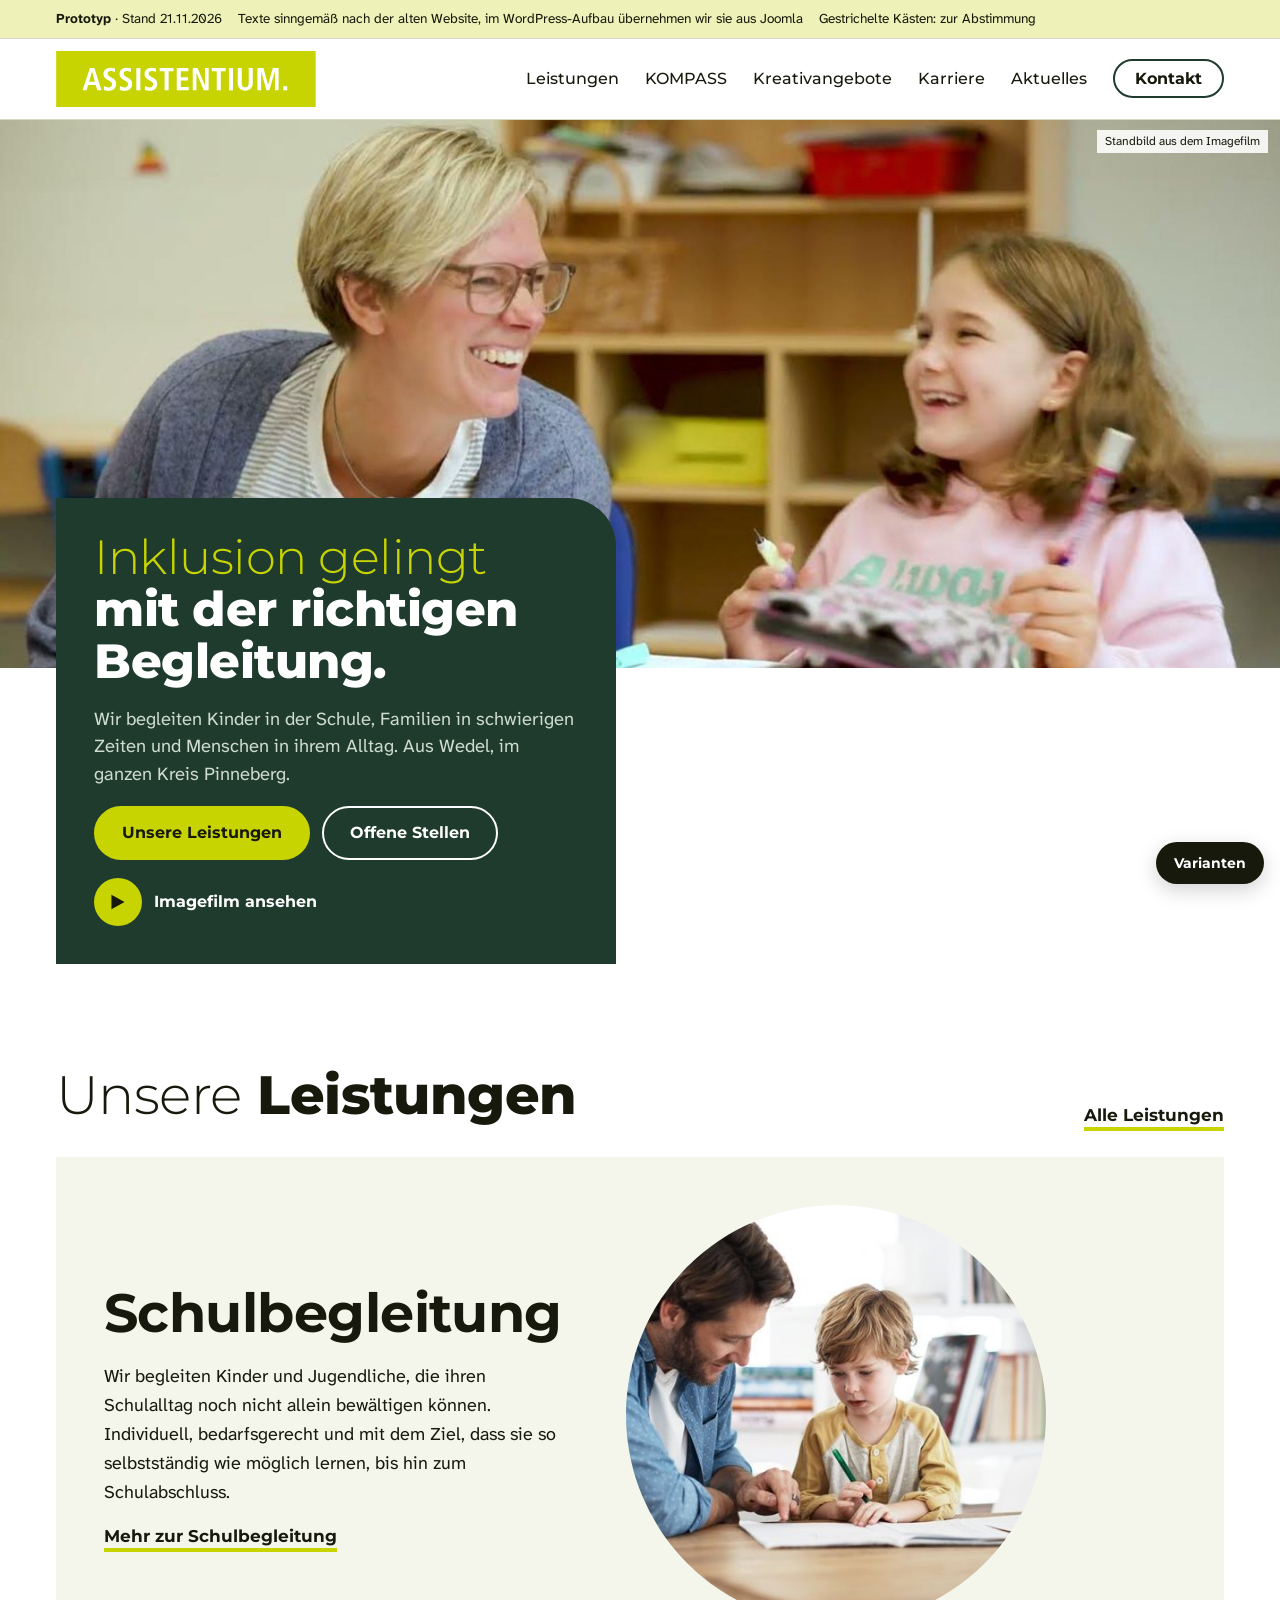
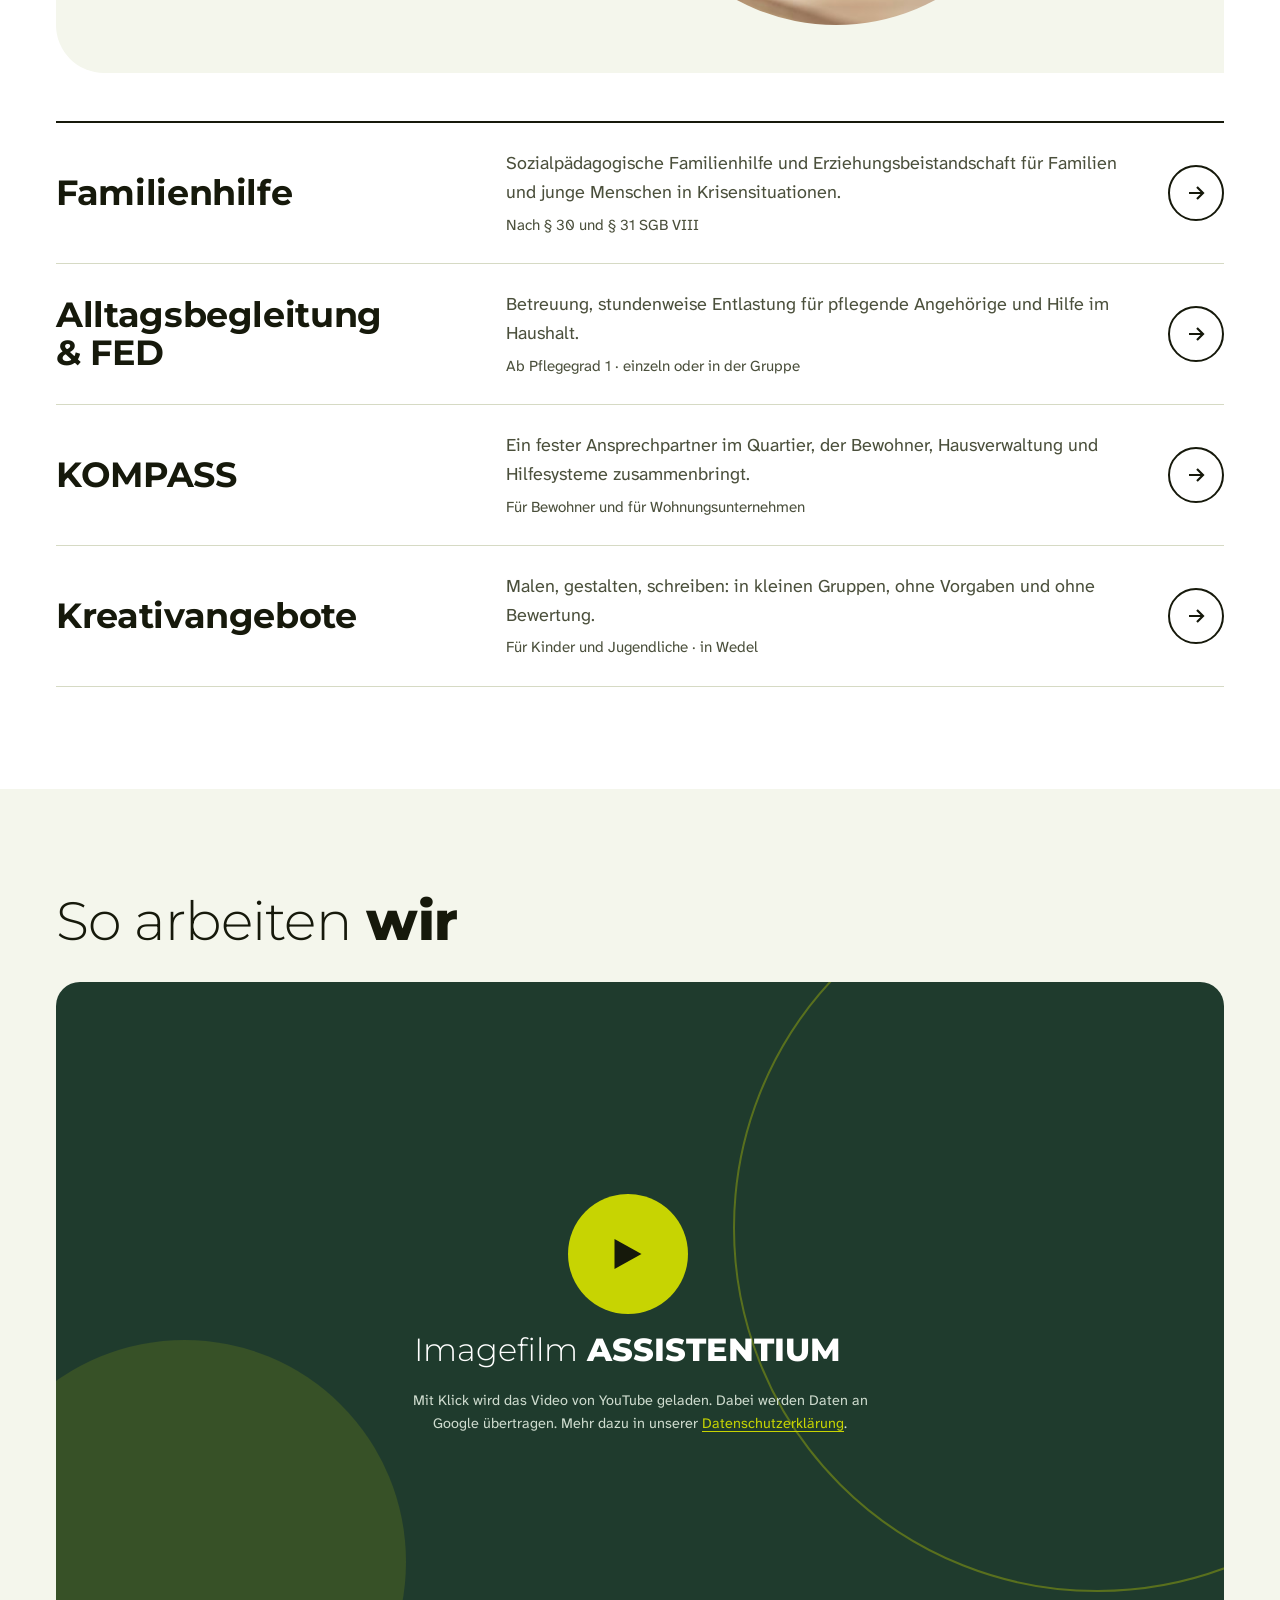
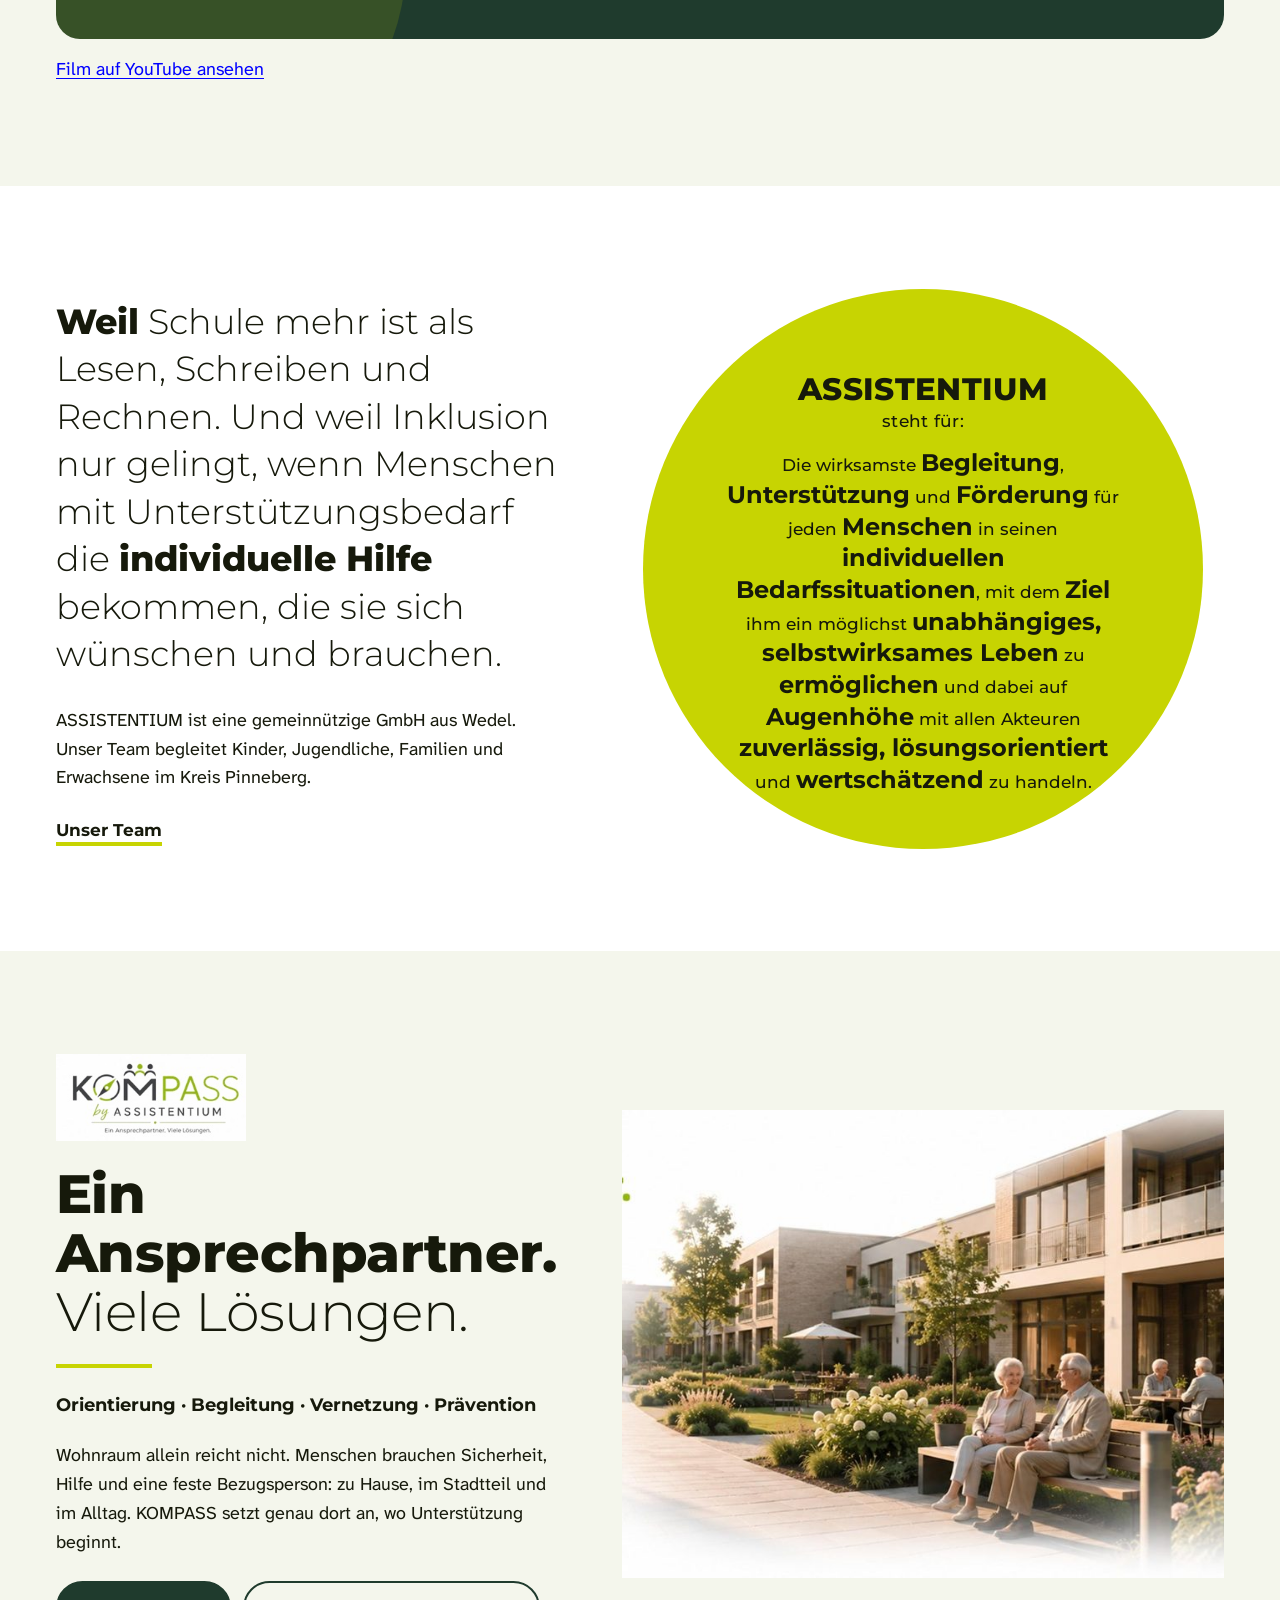
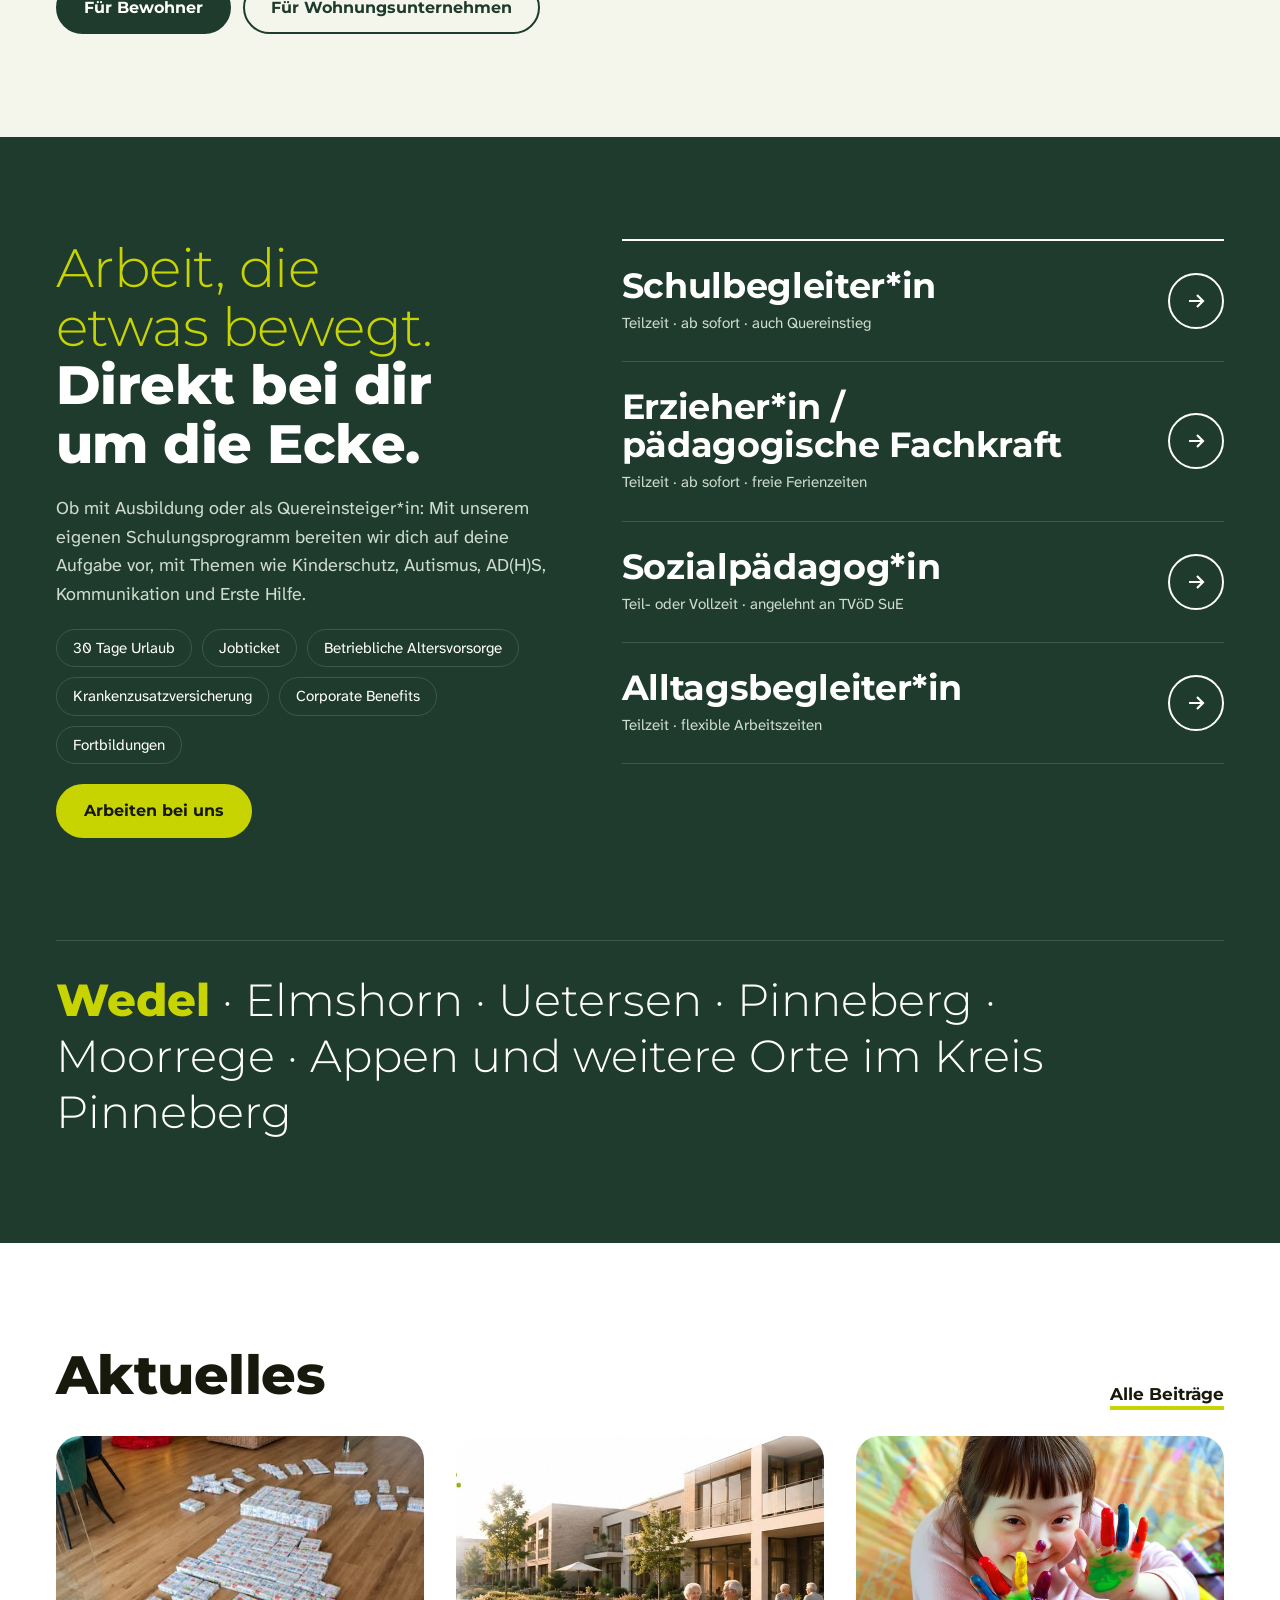
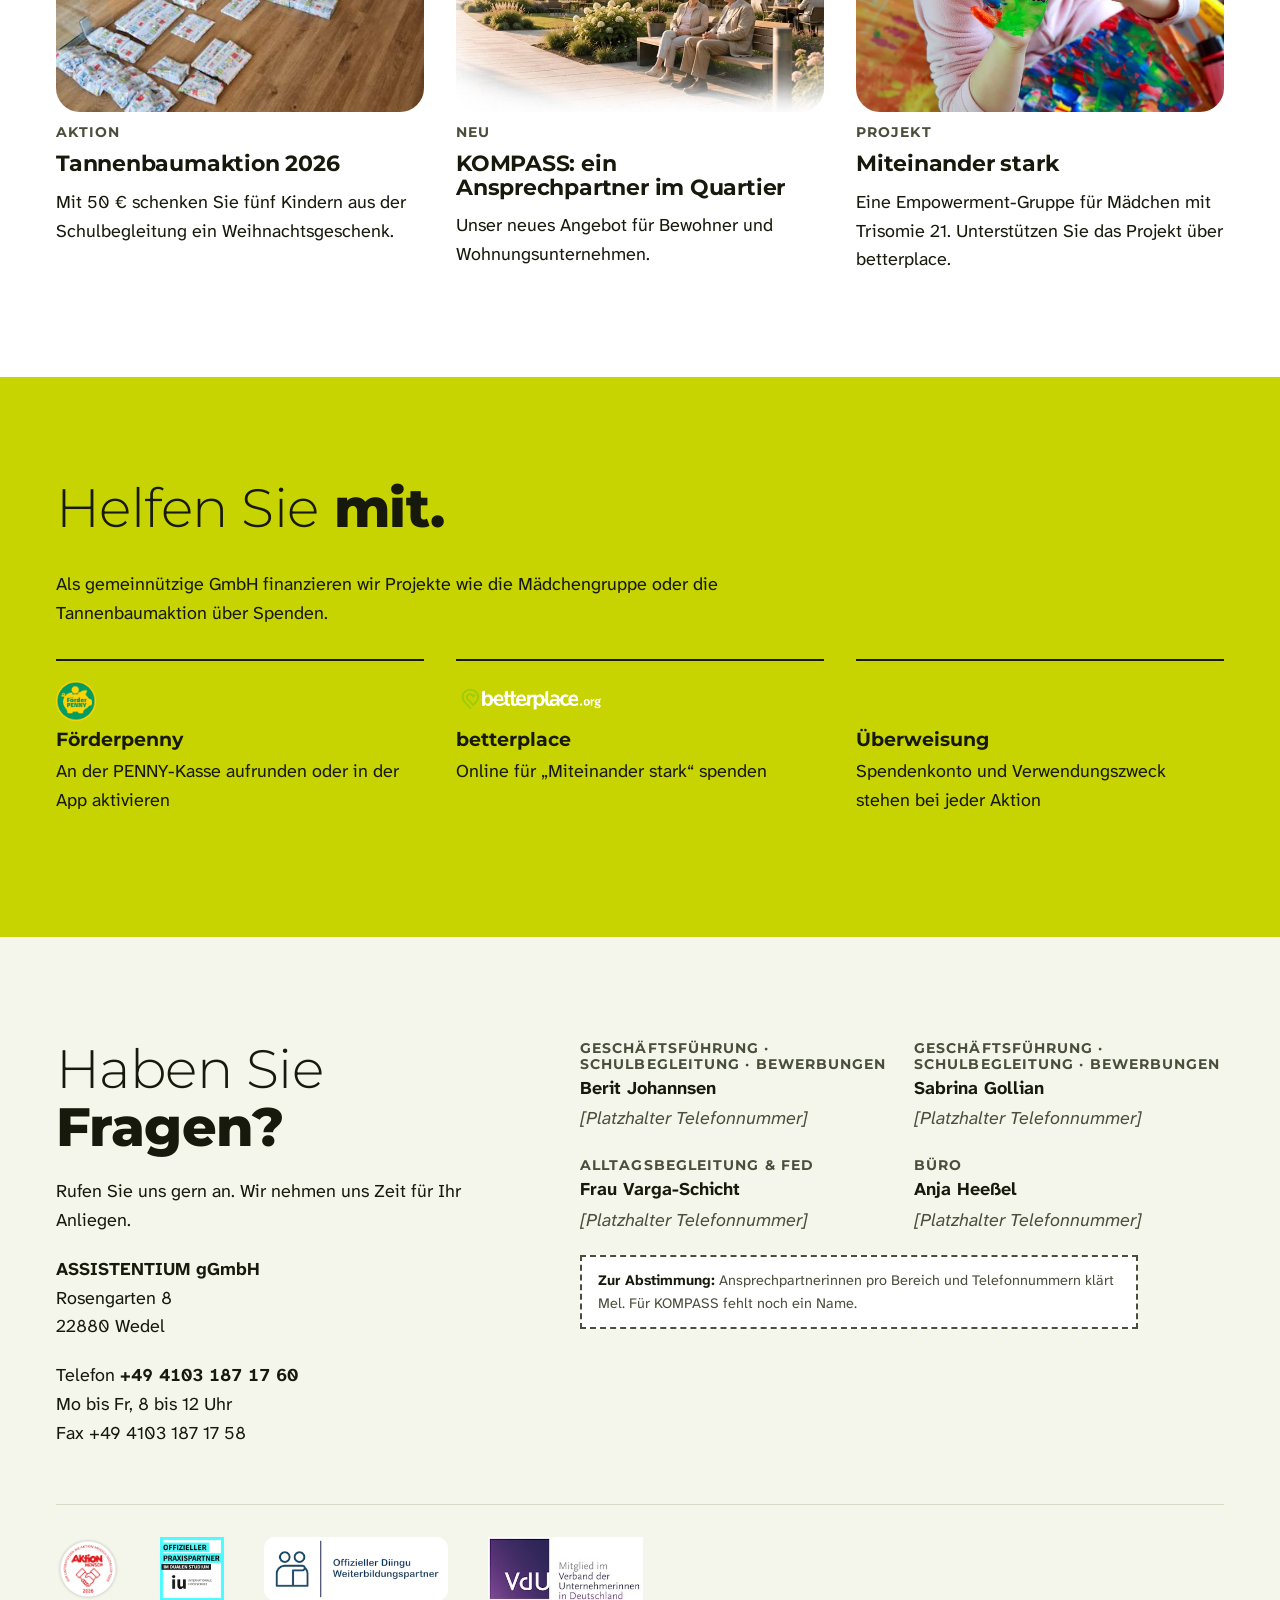
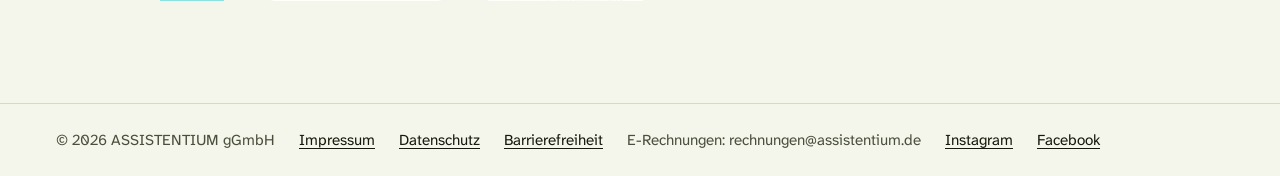
<file: index.html>
<!doctype html>
<html lang="de">
<head>
<meta charset="utf-8">
<meta name="viewport" content="width=device-width, initial-scale=1, viewport-fit=cover">
<meta name="robots" content="noindex, nofollow, noarchive">
<meta name="description" content="Prototyp für den Website-Relaunch von ASSISTENTIUM. Nicht öffentlich.">
<title>ASSISTENTIUM – Schulbegleitung, Familienhilfe und Alltagsbegleitung in Wedel</title>
<link rel="icon" href="assets/img/assistentium-logo.svg">
<link rel="preconnect" href="https://fonts.googleapis.com">
<link rel="preconnect" href="https://fonts.gstatic.com" crossorigin>
<link rel="stylesheet" href="https://fonts.googleapis.com/css2?family=Atkinson+Hyperlegible+Next:ital,wght@0,400;0,700;1,400&family=Hind:wght@400;600;700&family=Montserrat:wght@300;500;700;800&display=swap">
<link rel="stylesheet" href="assets/css/style.css">
<script src="assets/js/main.js"></script>
</head>
<body>
<a class="skip" href="#main">Zum Inhalt springen</a>
<div class="proto-bar" role="note"><div class="wrap"><span><strong>Prototyp</strong> · Stand 21.11.2026</span><span>Texte sinngemäß nach der alten Website, im WordPress-Aufbau übernehmen wir sie aus Joomla</span><span>Gestrichelte Kästen: zur Abstimmung</span></div></div>
<header class="site-header">
  <div class="wrap bar">
    <a class="brand" href="index.html"><img src="assets/img/assistentium-logo.svg" alt="ASSISTENTIUM, zur Startseite" width="1702" height="365"></a>
    <button class="menu-btn" type="button" aria-expanded="false" aria-controls="nav">Menü</button>
    <nav id="nav" aria-label="Hauptnavigation">
      <ul>
        <li><a href="leistungen.html">Leistungen</a></li>
        <li><a href="kompass.html">KOMPASS</a></li>
        <li><a href="kreativangebote.html">Kreativangebote</a></li>
        <li><a href="karriere.html">Karriere</a></li>
        <li><a href="aktuelles.html">Aktuelles</a></li>
        <li><a class="nav-cta" href="#kontakt">Kontakt</a></li>
      </ul>
    </nav>
  </div>
</header>
<main id="main" tabindex="-1">
<section class="hero-photo" aria-labelledby="h-start">
  <img class="photo" src="assets/img/hero-imagefilm.jpg" alt="Eine Schulbegleiterin und ein Mädchen sitzen am Tisch im Klassenraum und lachen zusammen" width="1771" height="917">
  <span class="credit">Standbild aus dem Imagefilm</span>
  <div class="wrap">
    <div class="hero-panel">
      <div class="inner">
        <h1 id="h-start"><span class="light">Inklusion gelingt</span> mit der richtigen Begleitung.</h1>
        <p class="lead">Wir begleiten Kinder in der Schule, Familien in schwierigen Zeiten und Menschen in ihrem Alltag. Aus Wedel, im ganzen Kreis Pinneberg.</p>
        <div class="actions">
          <a class="btn btn-primary" href="leistungen.html">Unsere Leistungen</a>
          <a class="btn btn-line" href="karriere.html">Offene Stellen</a>
        </div>
        <a class="film-link" href="#film">
          <span class="play-ring" aria-hidden="true"><svg width="16" height="18" viewBox="0 0 22 24"><path d="M2 2l18 10L2 22z" fill="#16190B"/></svg></span>
          <span>Imagefilm ansehen</span>
        </a>
      </div>
    </div>
  </div>
</section>

<section class="section" id="leistungen" aria-labelledby="h-leist">
  <div class="wrap">
    <div class="section-head"><h2 id="h-leist"><span class="light">Unsere</span> Leistungen</h2><a class="more" href="leistungen.html">Alle Leistungen</a></div>
    <div class="focus split center">
      <div class="stack">
        <h3 style="font-size:var(--step-3)">Schulbegleitung</h3>
        <p>Wir begleiten Kinder und Jugendliche, die ihren Schulalltag noch nicht allein bewältigen können. Individuell, bedarfsgerecht und mit dem Ziel, dass sie so selbstständig wie möglich lernen, bis hin zum Schulabschluss.</p>
        <a class="more" href="leistungen.html#schulbegleitung">Mehr zur Schulbegleitung</a>
      </div>
      <figure class="figure-round"><img src="assets/img/schulbegleitung.jpg" alt="Ein Begleiter und ein Junge lesen gemeinsam am Schreibtisch" width="800" height="469" loading="lazy"></figure>
    </div>
    <ul class="rows">
      <li><a class="row" href="leistungen.html#familienhilfe">
        <div><h3>Familienhilfe</h3></div>
        <div><p>Sozialpädagogische Familienhilfe und Erziehungsbeistandschaft für Familien und junge Menschen in Krisensituationen.</p><span class="meta">Nach § 30 und § 31 SGB VIII</span></div>
        <span class="arrow" aria-hidden="true"><svg width="20" height="20" viewBox="0 0 20 20"><path d="M3 10h13M11 4l6 6-6 6" stroke="currentColor" stroke-width="2.2" fill="none"/></svg></span>
      </a></li>
      <li><a class="row" href="leistungen.html#alltagsbegleitung">
        <div><h3>Alltagsbegleitung &amp; FED</h3></div>
        <div><p>Betreuung, stundenweise Entlastung für pflegende Angehörige und Hilfe im Haushalt.</p><span class="meta">Ab Pflegegrad 1 · einzeln oder in der Gruppe</span></div>
        <span class="arrow" aria-hidden="true"><svg width="20" height="20" viewBox="0 0 20 20"><path d="M3 10h13M11 4l6 6-6 6" stroke="currentColor" stroke-width="2.2" fill="none"/></svg></span>
      </a></li>
      <li><a class="row" href="kompass.html">
        <div><h3>KOMPASS</h3></div>
        <div><p>Ein fester Ansprechpartner im Quartier, der Bewohner, Hausverwaltung und Hilfesysteme zusammenbringt.</p><span class="meta">Für Bewohner und für Wohnungsunternehmen</span></div>
        <span class="arrow" aria-hidden="true"><svg width="20" height="20" viewBox="0 0 20 20"><path d="M3 10h13M11 4l6 6-6 6" stroke="currentColor" stroke-width="2.2" fill="none"/></svg></span>
      </a></li>
      <li><a class="row" href="kreativangebote.html">
        <div><h3>Kreativangebote</h3></div>
        <div><p>Malen, gestalten, schreiben: in kleinen Gruppen, ohne Vorgaben und ohne Bewertung.</p><span class="meta">Für Kinder und Jugendliche · in Wedel</span></div>
        <span class="arrow" aria-hidden="true"><svg width="20" height="20" viewBox="0 0 20 20"><path d="M3 10h13M11 4l6 6-6 6" stroke="currentColor" stroke-width="2.2" fill="none"/></svg></span>
      </a></li>
    </ul>
  </div>
</section>

<section class="section tint" id="film" aria-labelledby="h-film">
  <div class="wrap">
    <div class="section-head"><h2 id="h-film"><span class="light">So arbeiten</span> wir</h2></div>
    <div class="video" id="video" data-yt="Okksk3Sx33U">
      <div class="video-poster">
        <div>
          <button class="video-start" type="button" id="video-start">
            <span class="play-ring" aria-hidden="true"><svg width="34" height="36" viewBox="0 0 22 24"><path d="M2 2l18 10L2 22z" fill="#16190B"/></svg></span>
            <span class="video-title"><span class="light">Imagefilm</span> ASSISTENTIUM</span>
            <span class="sr">abspielen, lädt das Video von YouTube</span>
          </button>
          <p class="video-consent">Mit Klick wird das Video von YouTube geladen. Dabei werden Daten an Google übertragen. Mehr dazu in unserer <a href="#kontakt">Datenschutzerklärung</a>.</p>
        </div>
      </div>
    </div>
    <p class="film-caption"><span class="consent-mobile">Mit Klick auf Abspielen wird das Video von YouTube geladen und Daten werden an Google übertragen.</span><a href="https://www.youtube.com/watch?v=Okksk3Sx33U" target="_blank" rel="noopener">Film auf YouTube ansehen</a></p>
  </div>
</section>

<section class="section" id="ueber-uns" aria-label="Wofür wir stehen">
  <div class="wrap leitbild-grid">
    <div class="stack" style="gap:28px">
      <p class="manifest"><b>Weil</b> Schule mehr ist als Lesen, Schreiben und Rechnen. Und weil Inklusion nur gelingt, wenn Menschen mit Unterstützungsbedarf die <b>individuelle Hilfe</b> bekommen, die sie sich wünschen und brauchen.</p>
      <p>ASSISTENTIUM ist eine gemeinnützige GmbH aus Wedel. Unser Team begleitet Kinder, Jugendliche, Familien und Erwachsene im Kreis Pinneberg.</p>
      <a class="more" href="karriere.html#team">Unser Team</a>
    </div>
    <figure class="leitbild">
      <div class="leitbild-disc">
        <div>
          <h2>ASSISTENTIUM<span class="sub">steht für:</span></h2>
          <p>Die wirksamste <span class="k">Begleitung</span>, <span class="k">Unterstützung</span> und <span class="k">Förderung</span> für jeden <span class="k">Menschen</span> in seinen <span class="k">individuellen Bedarfssituationen</span>, mit dem <span class="k">Ziel</span> ihm ein möglichst <span class="k">unabhängiges, selbstwirksames Leben</span> zu <span class="k">ermöglichen</span> und dabei auf <span class="k">Augenhöhe</span> mit allen Akteuren <span class="k">zuverlässig, lösungsorientiert</span> und <span class="k">wertschätzend</span> zu handeln.</p>
        </div>
      </div>
    </figure>
  </div>
</section>

<section class="section tint" aria-labelledby="h-kompass">
  <div class="wrap split center">
    <div class="stack k-head" style="gap:24px">
      <img class="k-logo" src="assets/img/kompass-logo.png" alt="KOMPASS by ASSISTENTIUM" width="260" height="120">
      <h2 id="h-kompass"><span class="sr">KOMPASS: </span>Ein Ansprechpartner. <span class="light">Viele Lösungen.</span></h2>
      <p class="k-pillars">Orientierung · Begleitung · Vernetzung · Prävention</p>
      <p>Wohnraum allein reicht nicht. Menschen brauchen Sicherheit, Hilfe und eine feste Bezugsperson: zu Hause, im Stadtteil und im Alltag. KOMPASS setzt genau dort an, wo Unterstützung beginnt.</p>
      <div class="actions">
        <a class="btn btn-primary" href="kompass.html#bewohner">Für Bewohner</a>
        <a class="btn btn-line" href="kompass.html#anbieter">Für Wohnungsunternehmen</a>
      </div>
    </div>
    <figure class="k-photo"><img src="assets/img/kompass-wohnanlage.jpg" alt="Ein älteres Paar sitzt auf einer Bank im begrünten Innenhof einer Wohnanlage" width="721" height="560" loading="lazy"></figure>
  </div>
</section>

<section class="section band" aria-labelledby="h-karriere">
  <div class="wrap">
    <div class="split">
      <div class="stack">
        <h2 id="h-karriere"><span class="light light-accent">Arbeit, die etwas bewegt.</span> Direkt bei dir um die Ecke.</h2>
        <p>Ob mit Ausbildung oder als Quereinsteiger*in: Mit unserem eigenen Schulungsprogramm bereiten wir dich auf deine Aufgabe vor, mit Themen wie Kinderschutz, Autismus, AD(H)S, Kommunikation und Erste Hilfe.</p>
        <ul class="chips" aria-label="Was wir bieten">
          <li>30 Tage Urlaub</li><li>Jobticket</li><li>Betriebliche Altersvorsorge</li><li>Krankenzusatzversicherung</li><li>Corporate Benefits</li><li>Fortbildungen</li>
        </ul>
        <div class="actions"><a class="btn btn-primary" href="karriere.html">Arbeiten bei uns</a></div>
      </div>
      <ul class="rows rows-simple" aria-label="Offene Stellen">
        <li><a class="row" href="karriere.html#stelle-schulbegleitung"><div><h3>Schulbegleiter*in</h3><span class="meta">Teilzeit · ab sofort · auch Quereinstieg</span></div><span class="arrow" aria-hidden="true"><svg width="20" height="20" viewBox="0 0 20 20"><path d="M3 10h13M11 4l6 6-6 6" stroke="currentColor" stroke-width="2.2" fill="none"/></svg></span></a></li>
        <li><a class="row" href="karriere.html#stelle-erzieher"><div><h3>Erzieher*in / pädagogische Fachkraft</h3><span class="meta">Teilzeit · ab sofort · freie Ferienzeiten</span></div><span class="arrow" aria-hidden="true"><svg width="20" height="20" viewBox="0 0 20 20"><path d="M3 10h13M11 4l6 6-6 6" stroke="currentColor" stroke-width="2.2" fill="none"/></svg></span></a></li>
        <li><a class="row" href="karriere.html#stelle-sozialpaedagogik"><div><h3>Sozialpädagog*in</h3><span class="meta">Teil- oder Vollzeit · angelehnt an TVöD SuE</span></div><span class="arrow" aria-hidden="true"><svg width="20" height="20" viewBox="0 0 20 20"><path d="M3 10h13M11 4l6 6-6 6" stroke="currentColor" stroke-width="2.2" fill="none"/></svg></span></a></li>
        <li><a class="row" href="karriere.html#stelle-alltagsbegleitung"><div><h3>Alltagsbegleiter*in</h3><span class="meta">Teilzeit · flexible Arbeitszeiten</span></div><span class="arrow" aria-hidden="true"><svg width="20" height="20" viewBox="0 0 20 20"><path d="M3 10h13M11 4l6 6-6 6" stroke="currentColor" stroke-width="2.2" fill="none"/></svg></span></a></li>
      </ul>
    </div>
    <div class="places">
      <p><b>Wedel</b> · Elmshorn · Uetersen · Pinneberg · Moorrege · Appen <span class="light">und weitere Orte im Kreis Pinneberg</span></p>
    </div>
  </div>
</section>

<section class="section" aria-labelledby="h-news">
  <div class="wrap">
    <div class="section-head"><h2 id="h-news">Aktuelles</h2><a class="more" href="aktuelles.html">Alle Beiträge</a></div>
    <div class="news">
      <article>
        <figure><img src="assets/img/tannenbaumaktion.jpg" alt="Verpackte Geschenke liegen auf dem Boden unter einem Weihnachtsbaum" width="450" height="600" loading="lazy"></figure>
        <span class="kind">Aktion</span>
        <h3><a href="beitrag-tannenbaumaktion.html">Tannenbaumaktion 2026</a></h3>
        <p>Mit 50 € schenken Sie fünf Kindern aus der Schulbegleitung ein Weihnachtsgeschenk.</p>
      </article>
      <article>
        <figure><img src="assets/img/kompass-wohnanlage.jpg" alt="Innenhof einer Wohnanlage mit älteren Menschen auf Bänken" width="721" height="560" loading="lazy"></figure>
        <span class="kind">Neu</span>
        <h3><a href="kompass.html">KOMPASS: ein Ansprechpartner im Quartier</a></h3>
        <p>Unser neues Angebot für Bewohner und Wohnungsunternehmen.</p>
      </article>
      <article>
        <figure><img src="assets/img/miteinander-stark.jpg" alt="Ein Mädchen zeigt lachend seine bunt bemalten Hände" width="800" height="533" loading="lazy"></figure>
        <span class="kind">Projekt</span>
        <h3><a href="https://www.betterplace.org/de/projects/175411-miteinander-stark-empowerment-gruppe-fuer-maedchen-mit-trisomie-21" target="_blank" rel="noopener">Miteinander stark</a></h3>
        <p>Eine Empowerment-Gruppe für Mädchen mit Trisomie 21. Unterstützen Sie das Projekt über betterplace.</p>
      </article>
    </div>
  </div>
</section>

<section class="section lime-band" id="unterstuetzen" aria-labelledby="h-support">
  <div class="wrap stack" style="gap:32px">
    <h2 id="h-support"><span class="light">Helfen Sie</span> mit.</h2>
    <p>Als gemeinnützige GmbH finanzieren wir Projekte wie die Mädchengruppe oder die Tannenbaumaktion über Spenden.</p>
    <ul class="ways">
      <li><img src="assets/img/foerderpenny.png" alt="" width="200" height="202"><strong>Förderpenny</strong><span>An der PENNY-Kasse aufrunden oder in der App aktivieren</span></li>
      <li><img src="assets/img/betterplace.png" alt="" width="300" height="79"><strong>betterplace</strong><span>Online für „Miteinander stark“ spenden</span></li>
      <li><strong style="margin-top:46px">Überweisung</strong><span>Spendenkonto und Verwendungszweck stehen bei jeder Aktion</span></li>
    </ul>
  </div>
</section>
</main>
<footer class="site-footer" id="kontakt" aria-labelledby="h-kontakt">
  <div class="wrap section">
    <div class="contact-grid">
      <div class="stack">
        <h2 id="h-kontakt"><span class="light">Haben Sie</span> Fragen?</h2>
        <p>Rufen Sie uns gern an. Wir nehmen uns Zeit für Ihr Anliegen.</p>
        <p><strong>ASSISTENTIUM gGmbH</strong><br>Rosengarten 8<br>22880 Wedel</p>
        <p>Telefon <span class="tel">+49 4103 187 17 60</span><br>Mo bis Fr, 8 bis 12 Uhr<br>Fax +49 4103 187 17 58</p>
      </div>
      <div class="stack">
        <ul class="people">
          <li><span class="area">Geschäftsführung · Schulbegleitung · Bewerbungen</span><strong>Berit Johannsen</strong><span class="ph-tel">[Platzhalter Telefonnummer]</span></li>
          <li><span class="area">Geschäftsführung · Schulbegleitung · Bewerbungen</span><strong>Sabrina Gollian</strong><span class="ph-tel">[Platzhalter Telefonnummer]</span></li>
          <li><span class="area">Alltagsbegleitung &amp; FED</span><strong>Frau Varga-Schicht</strong><span class="ph-tel">[Platzhalter Telefonnummer]</span></li>
          <li><span class="area">Büro</span><strong>Anja Heeßel</strong><span class="ph-tel">[Platzhalter Telefonnummer]</span></li>
        </ul>
        <p class="proto-note"><strong>Zur Abstimmung:</strong> Ansprechpartnerinnen pro Bereich und Telefonnummern klärt Mel. Für KOMPASS fehlt noch ein Name.</p>
      </div>
    </div>
    <div class="partners" aria-label="Partner und Auszeichnungen">
      <img src="assets/img/aktion-mensch.png" alt="Aktion Mensch: wir unterstützen die Soziallotterie 2026" width="142" height="142">
      <img src="assets/img/iu-praxispartner.png" alt="Offizieller Praxispartner im dualen Studium der IU Internationalen Hochschule" width="110" height="110">
      <img src="assets/img/diingu.png" alt="Offizieller Diingu Weiterbildungspartner" width="316" height="110">
      <img src="assets/img/vdu.jpg" alt="Mitglied im Verband deutscher Unternehmerinnen" width="291" height="120">
    </div>
  </div>
  <div class="legal">
    <div class="wrap">
      <span>© 2026 ASSISTENTIUM gGmbH</span>
      <a href="#kontakt">Impressum</a><a href="#kontakt">Datenschutz</a><a href="#kontakt">Barrierefreiheit</a>
      <span>E-Rechnungen: rechnungen@assistentium.de</span>
      <a href="https://www.instagram.com/assistentium/" target="_blank" rel="noopener">Instagram</a>
      <a href="https://www.facebook.com/Assistentium/" target="_blank" rel="noopener">Facebook</a>
    </div>
  </div>
</footer>
</body>
</html>
</file>
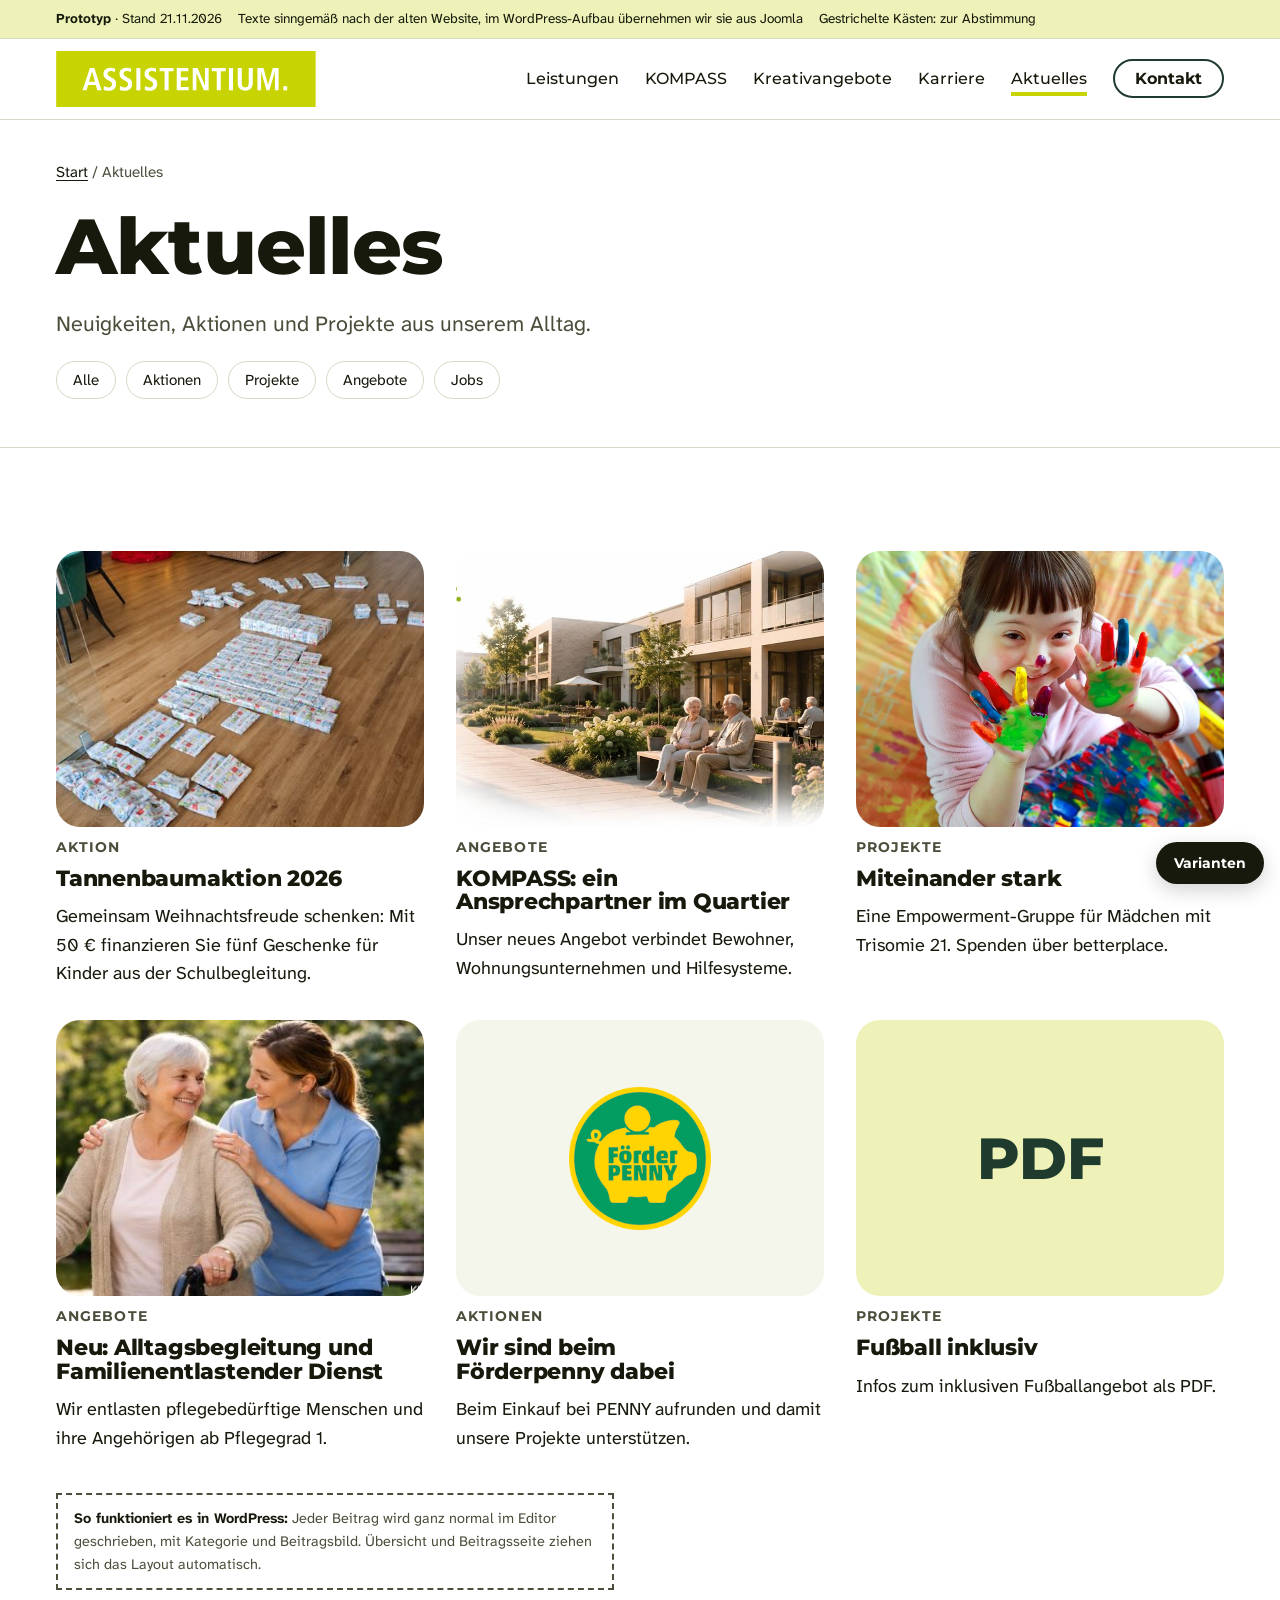
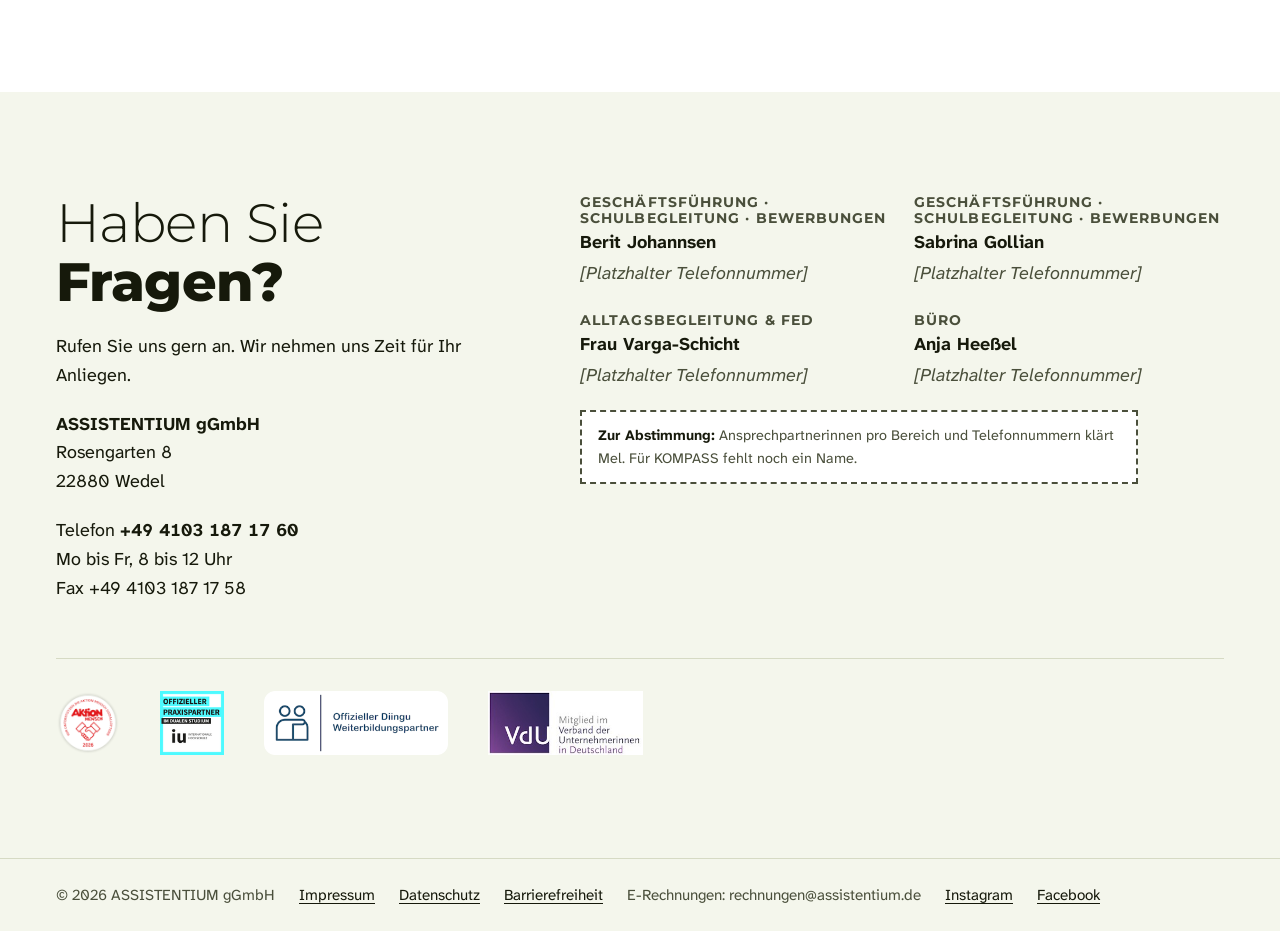
<file: aktuelles.html>
<!doctype html>
<html lang="de">
<head>
<meta charset="utf-8">
<meta name="viewport" content="width=device-width, initial-scale=1, viewport-fit=cover">
<meta name="robots" content="noindex, nofollow, noarchive">
<meta name="description" content="Neuigkeiten, Aktionen und Projekte von ASSISTENTIUM aus Wedel.">
<title>Aktuelles – ASSISTENTIUM</title>
<link rel="icon" href="assets/img/assistentium-logo.svg">
<link rel="preconnect" href="https://fonts.googleapis.com">
<link rel="preconnect" href="https://fonts.gstatic.com" crossorigin>
<link rel="stylesheet" href="https://fonts.googleapis.com/css2?family=Atkinson+Hyperlegible+Next:ital,wght@0,400;0,700;1,400&family=Hind:wght@400;600;700&family=Montserrat:wght@300;500;700;800&display=swap">
<link rel="stylesheet" href="assets/css/style.css">
<script src="assets/js/main.js"></script>
</head>
<body>
<a class="skip" href="#main">Zum Inhalt springen</a>
<div class="proto-bar" role="note"><div class="wrap"><span><strong>Prototyp</strong> · Stand 21.11.2026</span><span>Texte sinngemäß nach der alten Website, im WordPress-Aufbau übernehmen wir sie aus Joomla</span><span>Gestrichelte Kästen: zur Abstimmung</span></div></div>
<header class="site-header">
  <div class="wrap bar">
    <a class="brand" href="index.html"><img src="assets/img/assistentium-logo.svg" alt="ASSISTENTIUM, zur Startseite" width="1702" height="365"></a>
    <button class="menu-btn" type="button" aria-expanded="false" aria-controls="nav">Menü</button>
    <nav id="nav" aria-label="Hauptnavigation">
      <ul>
        <li><a href="leistungen.html">Leistungen</a></li>
        <li><a href="kompass.html">KOMPASS</a></li>
        <li><a href="kreativangebote.html">Kreativangebote</a></li>
        <li><a href="karriere.html">Karriere</a></li>
        <li><a href="aktuelles.html" aria-current="page">Aktuelles</a></li>
        <li><a class="nav-cta" href="#kontakt">Kontakt</a></li>
      </ul>
    </nav>
  </div>
</header>
<main id="main" tabindex="-1">
<section class="page-head">
  <div class="wrap stack">
    <p class="crumbs"><a href="index.html">Start</a> / Aktuelles</p>
    <h1>Aktuelles</h1>
    <p class="lead">Neuigkeiten, Aktionen und Projekte aus unserem Alltag.</p>
    <ul class="chips" aria-label="Kategorien"><li>Alle</li><li>Aktionen</li><li>Projekte</li><li>Angebote</li><li>Jobs</li></ul>
  </div>
</section>

<section class="section">
  <div class="wrap news">
    <article>
      <figure><img src="assets/img/tannenbaumaktion.jpg" alt="Verpackte Geschenke liegen auf dem Boden unter einem Weihnachtsbaum" width="450" height="600" loading="lazy"></figure>
      <span class="kind">Aktion</span>
      <h2 style="font-size:var(--step-1)"><a href="beitrag-tannenbaumaktion.html" style="color:var(--ink);text-decoration:none">Tannenbaumaktion 2026</a></h2>
      <p>Gemeinsam Weihnachtsfreude schenken: Mit 50 € finanzieren Sie fünf Geschenke für Kinder aus der Schulbegleitung.</p>
    </article>
    <article>
      <figure><img src="assets/img/kompass-wohnanlage.jpg" alt="Innenhof einer Wohnanlage mit älteren Menschen auf Bänken" width="721" height="560" loading="lazy"></figure>
      <span class="kind">Angebote</span>
      <h2 style="font-size:var(--step-1)"><a href="kompass.html" style="color:var(--ink);text-decoration:none">KOMPASS: ein Ansprechpartner im Quartier</a></h2>
      <p>Unser neues Angebot verbindet Bewohner, Wohnungsunternehmen und Hilfesysteme.</p>
    </article>
    <article>
      <figure><img src="assets/img/miteinander-stark.jpg" alt="Ein Mädchen zeigt lachend seine bunt bemalten Hände" width="800" height="533" loading="lazy"></figure>
      <span class="kind">Projekte</span>
      <h2 style="font-size:var(--step-1)"><a href="https://www.betterplace.org/de/projects/175411-miteinander-stark-empowerment-gruppe-fuer-maedchen-mit-trisomie-21" target="_blank" rel="noopener" style="color:var(--ink);text-decoration:none">Miteinander stark</a></h2>
      <p>Eine Empowerment-Gruppe für Mädchen mit Trisomie 21. Spenden über betterplace.</p>
    </article>
    <article>
      <figure><img src="assets/img/alltagsbegleitung.jpg" alt="Eine Alltagsbegleiterin mit einer älteren Frau im Park" width="470" height="262" loading="lazy"></figure>
      <span class="kind">Angebote</span>
      <h2 style="font-size:var(--step-1)"><a href="leistungen.html#alltagsbegleitung" style="color:var(--ink);text-decoration:none">Neu: Alltagsbegleitung und Familienentlastender Dienst</a></h2>
      <p>Wir entlasten pflegebedürftige Menschen und ihre Angehörigen ab Pflegegrad 1.</p>
    </article>
    <article>
      <figure class="contain"><img src="assets/img/foerderpenny.png" alt="Siegel Förderpenny" width="200" height="202" loading="lazy"></figure>
      <span class="kind">Aktionen</span>
      <h2 style="font-size:var(--step-1)"><a href="index.html#unterstuetzen" style="color:var(--ink);text-decoration:none">Wir sind beim Förderpenny dabei</a></h2>
      <p>Beim Einkauf bei PENNY aufrunden und damit unsere Projekte unterstützen.</p>
    </article>
    <article>
      <figure class="pdf" aria-hidden="true"><span>PDF</span></figure>
      <span class="kind">Projekte</span>
      <h2 style="font-size:var(--step-1)"><a href="https://www.assistentium.de/images/Fussball-inklusiv.pdf" target="_blank" rel="noopener" style="color:var(--ink);text-decoration:none">Fußball inklusiv</a></h2>
      <p>Infos zum inklusiven Fußballangebot als PDF.</p>
    </article>
  </div>
  <div class="wrap" style="margin-top:40px">
    <p class="proto-note"><strong>So funktioniert es in WordPress:</strong> Jeder Beitrag wird ganz normal im Editor geschrieben, mit Kategorie und Beitragsbild. Übersicht und Beitragsseite ziehen sich das Layout automatisch.</p>
  </div>
</section>
</main>
<footer class="site-footer" id="kontakt" aria-labelledby="h-kontakt">
  <div class="wrap section">
    <div class="contact-grid">
      <div class="stack">
        <h2 id="h-kontakt"><span class="light">Haben Sie</span> Fragen?</h2>
        <p>Rufen Sie uns gern an. Wir nehmen uns Zeit für Ihr Anliegen.</p>
        <p><strong>ASSISTENTIUM gGmbH</strong><br>Rosengarten 8<br>22880 Wedel</p>
        <p>Telefon <span class="tel">+49 4103 187 17 60</span><br>Mo bis Fr, 8 bis 12 Uhr<br>Fax +49 4103 187 17 58</p>
      </div>
      <div class="stack">
        <ul class="people">
          <li><span class="area">Geschäftsführung · Schulbegleitung · Bewerbungen</span><strong>Berit Johannsen</strong><span class="ph-tel">[Platzhalter Telefonnummer]</span></li>
          <li><span class="area">Geschäftsführung · Schulbegleitung · Bewerbungen</span><strong>Sabrina Gollian</strong><span class="ph-tel">[Platzhalter Telefonnummer]</span></li>
          <li><span class="area">Alltagsbegleitung &amp; FED</span><strong>Frau Varga-Schicht</strong><span class="ph-tel">[Platzhalter Telefonnummer]</span></li>
          <li><span class="area">Büro</span><strong>Anja Heeßel</strong><span class="ph-tel">[Platzhalter Telefonnummer]</span></li>
        </ul>
        <p class="proto-note"><strong>Zur Abstimmung:</strong> Ansprechpartnerinnen pro Bereich und Telefonnummern klärt Mel. Für KOMPASS fehlt noch ein Name.</p>
      </div>
    </div>
    <div class="partners" aria-label="Partner und Auszeichnungen">
      <img src="assets/img/aktion-mensch.png" alt="Aktion Mensch: wir unterstützen die Soziallotterie 2026" width="142" height="142">
      <img src="assets/img/iu-praxispartner.png" alt="Offizieller Praxispartner im dualen Studium der IU Internationalen Hochschule" width="110" height="110">
      <img src="assets/img/diingu.png" alt="Offizieller Diingu Weiterbildungspartner" width="316" height="110">
      <img src="assets/img/vdu.jpg" alt="Mitglied im Verband deutscher Unternehmerinnen" width="291" height="120">
    </div>
  </div>
  <div class="legal">
    <div class="wrap">
      <span>© 2026 ASSISTENTIUM gGmbH</span>
      <a href="#kontakt">Impressum</a><a href="#kontakt">Datenschutz</a><a href="#kontakt">Barrierefreiheit</a>
      <span>E-Rechnungen: rechnungen@assistentium.de</span>
      <a href="https://www.instagram.com/assistentium/" target="_blank" rel="noopener">Instagram</a>
      <a href="https://www.facebook.com/Assistentium/" target="_blank" rel="noopener">Facebook</a>
    </div>
  </div>
</footer>
</body>
</html>
</file>
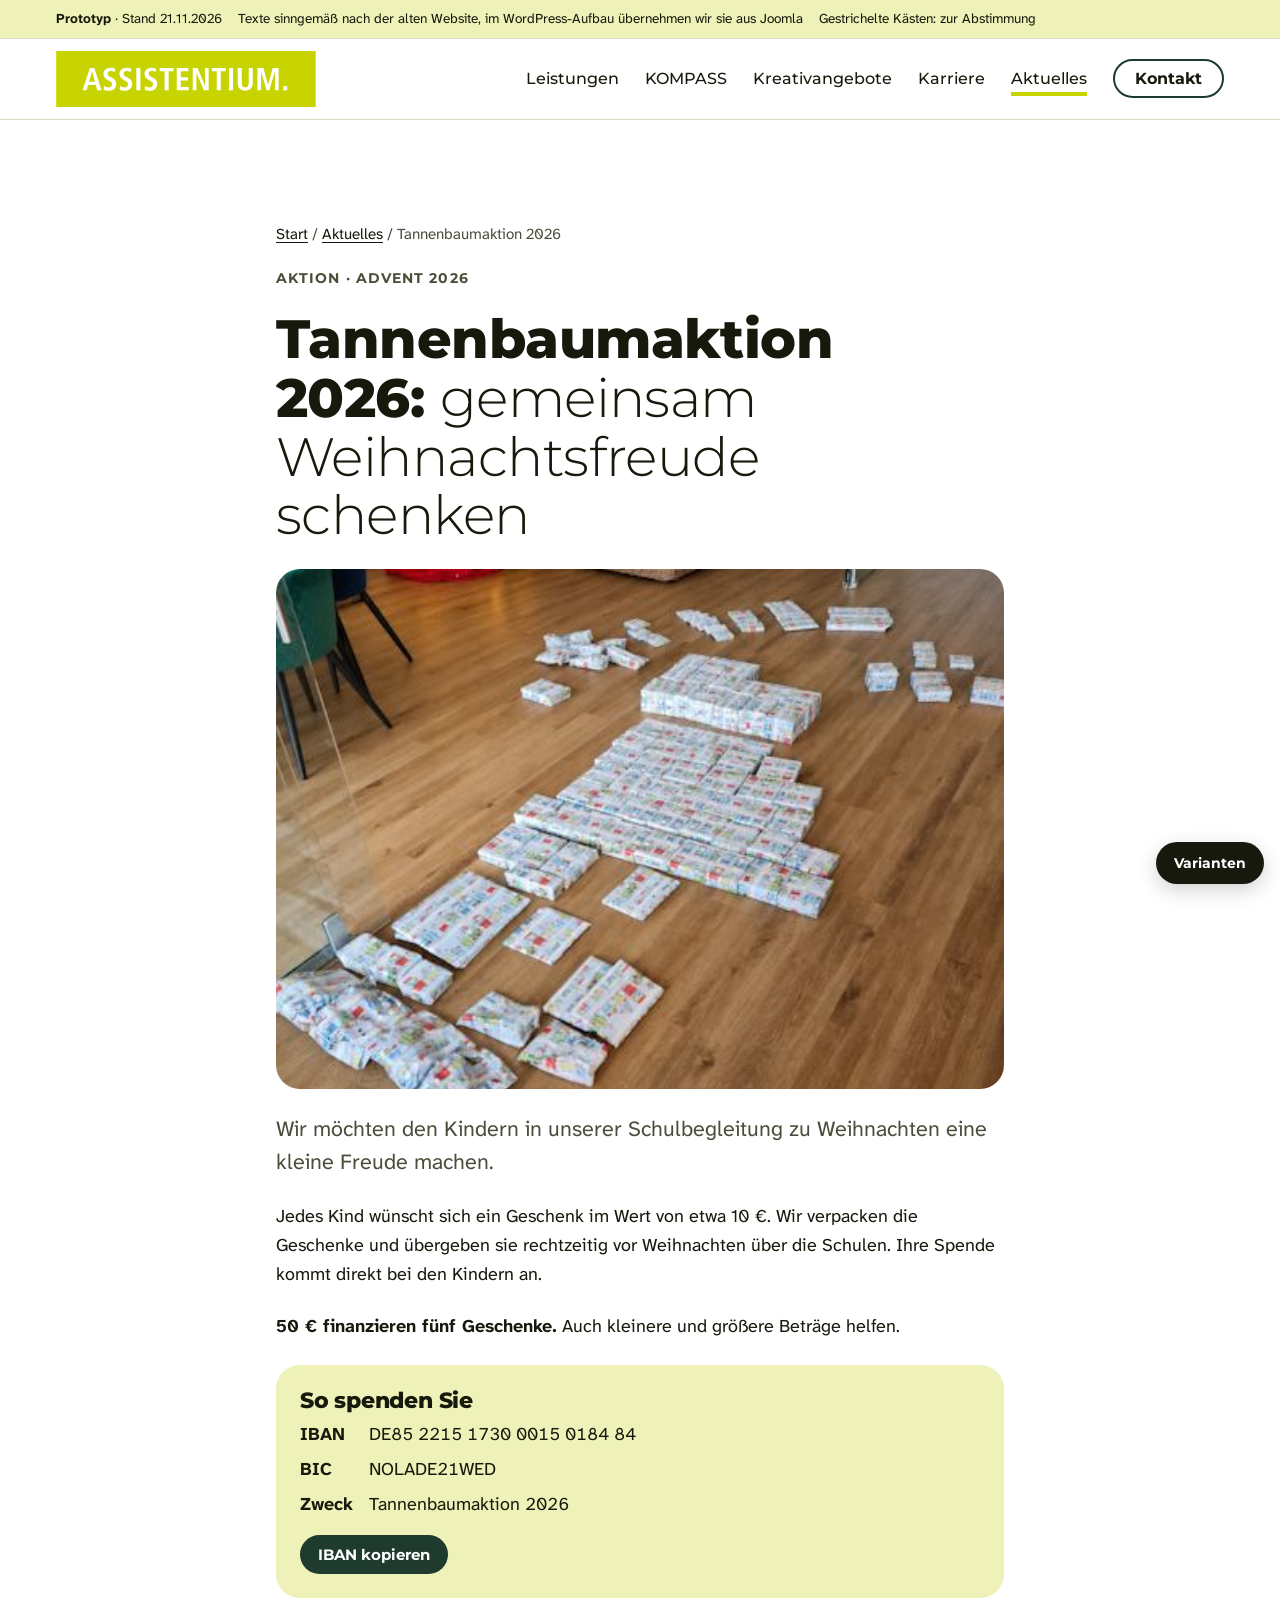
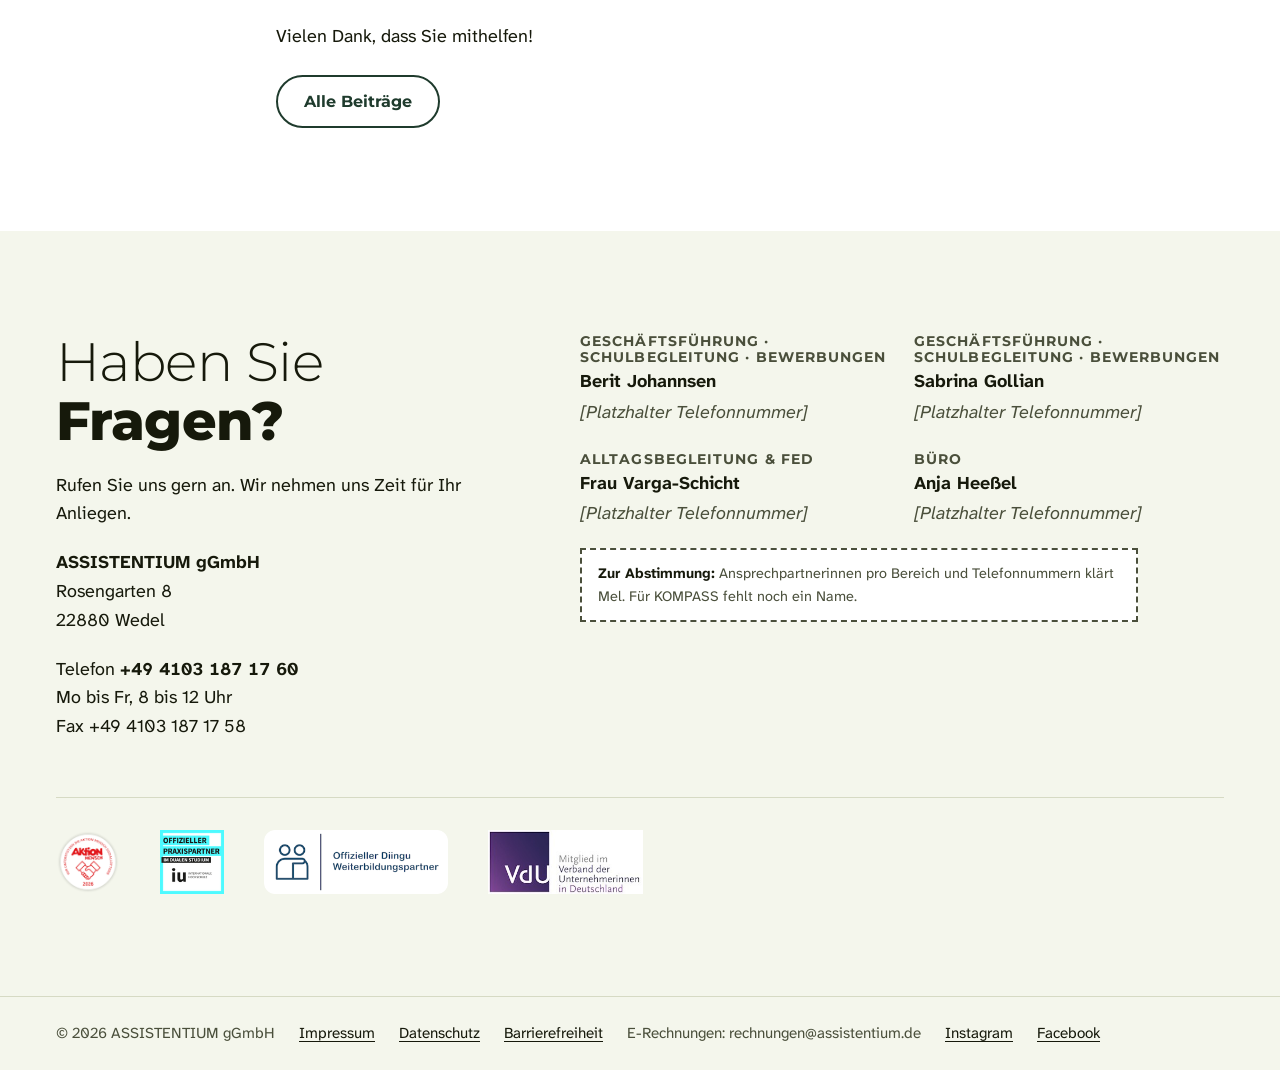
<file: beitrag-tannenbaumaktion.html>
<!doctype html>
<html lang="de">
<head>
<meta charset="utf-8">
<meta name="viewport" content="width=device-width, initial-scale=1, viewport-fit=cover">
<meta name="robots" content="noindex, nofollow, noarchive">
<meta name="description" content="Gemeinsam Weihnachtsfreude schenken: Spenden Sie Geschenke für Kinder aus der Schulbegleitung.">
<title>Tannenbaumaktion 2026 – ASSISTENTIUM</title>
<link rel="icon" href="assets/img/assistentium-logo.svg">
<link rel="preconnect" href="https://fonts.googleapis.com">
<link rel="preconnect" href="https://fonts.gstatic.com" crossorigin>
<link rel="stylesheet" href="https://fonts.googleapis.com/css2?family=Atkinson+Hyperlegible+Next:ital,wght@0,400;0,700;1,400&family=Hind:wght@400;600;700&family=Montserrat:wght@300;500;700;800&display=swap">
<link rel="stylesheet" href="assets/css/style.css">
<script src="assets/js/main.js"></script>
</head>
<body>
<a class="skip" href="#main">Zum Inhalt springen</a>
<div class="proto-bar" role="note"><div class="wrap"><span><strong>Prototyp</strong> · Stand 21.11.2026</span><span>Texte sinngemäß nach der alten Website, im WordPress-Aufbau übernehmen wir sie aus Joomla</span><span>Gestrichelte Kästen: zur Abstimmung</span></div></div>
<header class="site-header">
  <div class="wrap bar">
    <a class="brand" href="index.html"><img src="assets/img/assistentium-logo.svg" alt="ASSISTENTIUM, zur Startseite" width="1702" height="365"></a>
    <button class="menu-btn" type="button" aria-expanded="false" aria-controls="nav">Menü</button>
    <nav id="nav" aria-label="Hauptnavigation">
      <ul>
        <li><a href="leistungen.html">Leistungen</a></li>
        <li><a href="kompass.html">KOMPASS</a></li>
        <li><a href="kreativangebote.html">Kreativangebote</a></li>
        <li><a href="karriere.html">Karriere</a></li>
        <li><a href="aktuelles.html" aria-current="page">Aktuelles</a></li>
        <li><a class="nav-cta" href="#kontakt">Kontakt</a></li>
      </ul>
    </nav>
  </div>
</header>
<main id="main" tabindex="-1">
<section class="section">
  <article class="wrap article">
    <p class="crumbs"><a href="index.html">Start</a> / <a href="aktuelles.html">Aktuelles</a> / Tannenbaumaktion 2026</p>
    <span class="kind">Aktion · Advent 2026</span>
    <h1 style="font-size:var(--step-3)">Tannenbaumaktion 2026: <span class="light">gemeinsam Weihnachtsfreude schenken</span></h1>
    <figure class="figure-wide"><img src="assets/img/tannenbaumaktion.jpg" alt="Verpackte Geschenke liegen auf dem Boden unter einem Weihnachtsbaum" width="450" height="600"></figure>
    <p class="lead">Wir möchten den Kindern in unserer Schulbegleitung zu Weihnachten eine kleine Freude machen.</p>
    <p>Jedes Kind wünscht sich ein Geschenk im Wert von etwa 10 €. Wir verpacken die Geschenke und übergeben sie rechtzeitig vor Weihnachten über die Schulen. Ihre Spende kommt direkt bei den Kindern an.</p>
    <p><strong>50 € finanzieren fünf Geschenke.</strong> Auch kleinere und größere Beträge helfen.</p>
    <div class="donate">
      <h2 style="font-size:var(--step-1)">So spenden Sie</h2>
      <dl>
        <dt>IBAN</dt><dd>DE85 2215 1730 0015 0184 84</dd>
        <dt>BIC</dt><dd>NOLADE21WED</dd>
        <dt>Zweck</dt><dd>Tannenbaumaktion 2026</dd>
      </dl>
      <button class="copy" type="button" data-copy="DE85221517300015018484">IBAN kopieren</button>
    </div>
    <p>Vielen Dank, dass Sie mithelfen!</p>
    <div class="actions"><a class="btn btn-line" href="aktuelles.html">Alle Beiträge</a></div>
  </article>
</section>
</main>
<footer class="site-footer" id="kontakt" aria-labelledby="h-kontakt">
  <div class="wrap section">
    <div class="contact-grid">
      <div class="stack">
        <h2 id="h-kontakt"><span class="light">Haben Sie</span> Fragen?</h2>
        <p>Rufen Sie uns gern an. Wir nehmen uns Zeit für Ihr Anliegen.</p>
        <p><strong>ASSISTENTIUM gGmbH</strong><br>Rosengarten 8<br>22880 Wedel</p>
        <p>Telefon <span class="tel">+49 4103 187 17 60</span><br>Mo bis Fr, 8 bis 12 Uhr<br>Fax +49 4103 187 17 58</p>
      </div>
      <div class="stack">
        <ul class="people">
          <li><span class="area">Geschäftsführung · Schulbegleitung · Bewerbungen</span><strong>Berit Johannsen</strong><span class="ph-tel">[Platzhalter Telefonnummer]</span></li>
          <li><span class="area">Geschäftsführung · Schulbegleitung · Bewerbungen</span><strong>Sabrina Gollian</strong><span class="ph-tel">[Platzhalter Telefonnummer]</span></li>
          <li><span class="area">Alltagsbegleitung &amp; FED</span><strong>Frau Varga-Schicht</strong><span class="ph-tel">[Platzhalter Telefonnummer]</span></li>
          <li><span class="area">Büro</span><strong>Anja Heeßel</strong><span class="ph-tel">[Platzhalter Telefonnummer]</span></li>
        </ul>
        <p class="proto-note"><strong>Zur Abstimmung:</strong> Ansprechpartnerinnen pro Bereich und Telefonnummern klärt Mel. Für KOMPASS fehlt noch ein Name.</p>
      </div>
    </div>
    <div class="partners" aria-label="Partner und Auszeichnungen">
      <img src="assets/img/aktion-mensch.png" alt="Aktion Mensch: wir unterstützen die Soziallotterie 2026" width="142" height="142">
      <img src="assets/img/iu-praxispartner.png" alt="Offizieller Praxispartner im dualen Studium der IU Internationalen Hochschule" width="110" height="110">
      <img src="assets/img/diingu.png" alt="Offizieller Diingu Weiterbildungspartner" width="316" height="110">
      <img src="assets/img/vdu.jpg" alt="Mitglied im Verband deutscher Unternehmerinnen" width="291" height="120">
    </div>
  </div>
  <div class="legal">
    <div class="wrap">
      <span>© 2026 ASSISTENTIUM gGmbH</span>
      <a href="#kontakt">Impressum</a><a href="#kontakt">Datenschutz</a><a href="#kontakt">Barrierefreiheit</a>
      <span>E-Rechnungen: rechnungen@assistentium.de</span>
      <a href="https://www.instagram.com/assistentium/" target="_blank" rel="noopener">Instagram</a>
      <a href="https://www.facebook.com/Assistentium/" target="_blank" rel="noopener">Facebook</a>
    </div>
  </div>
</footer>
</body>
</html>
</file>
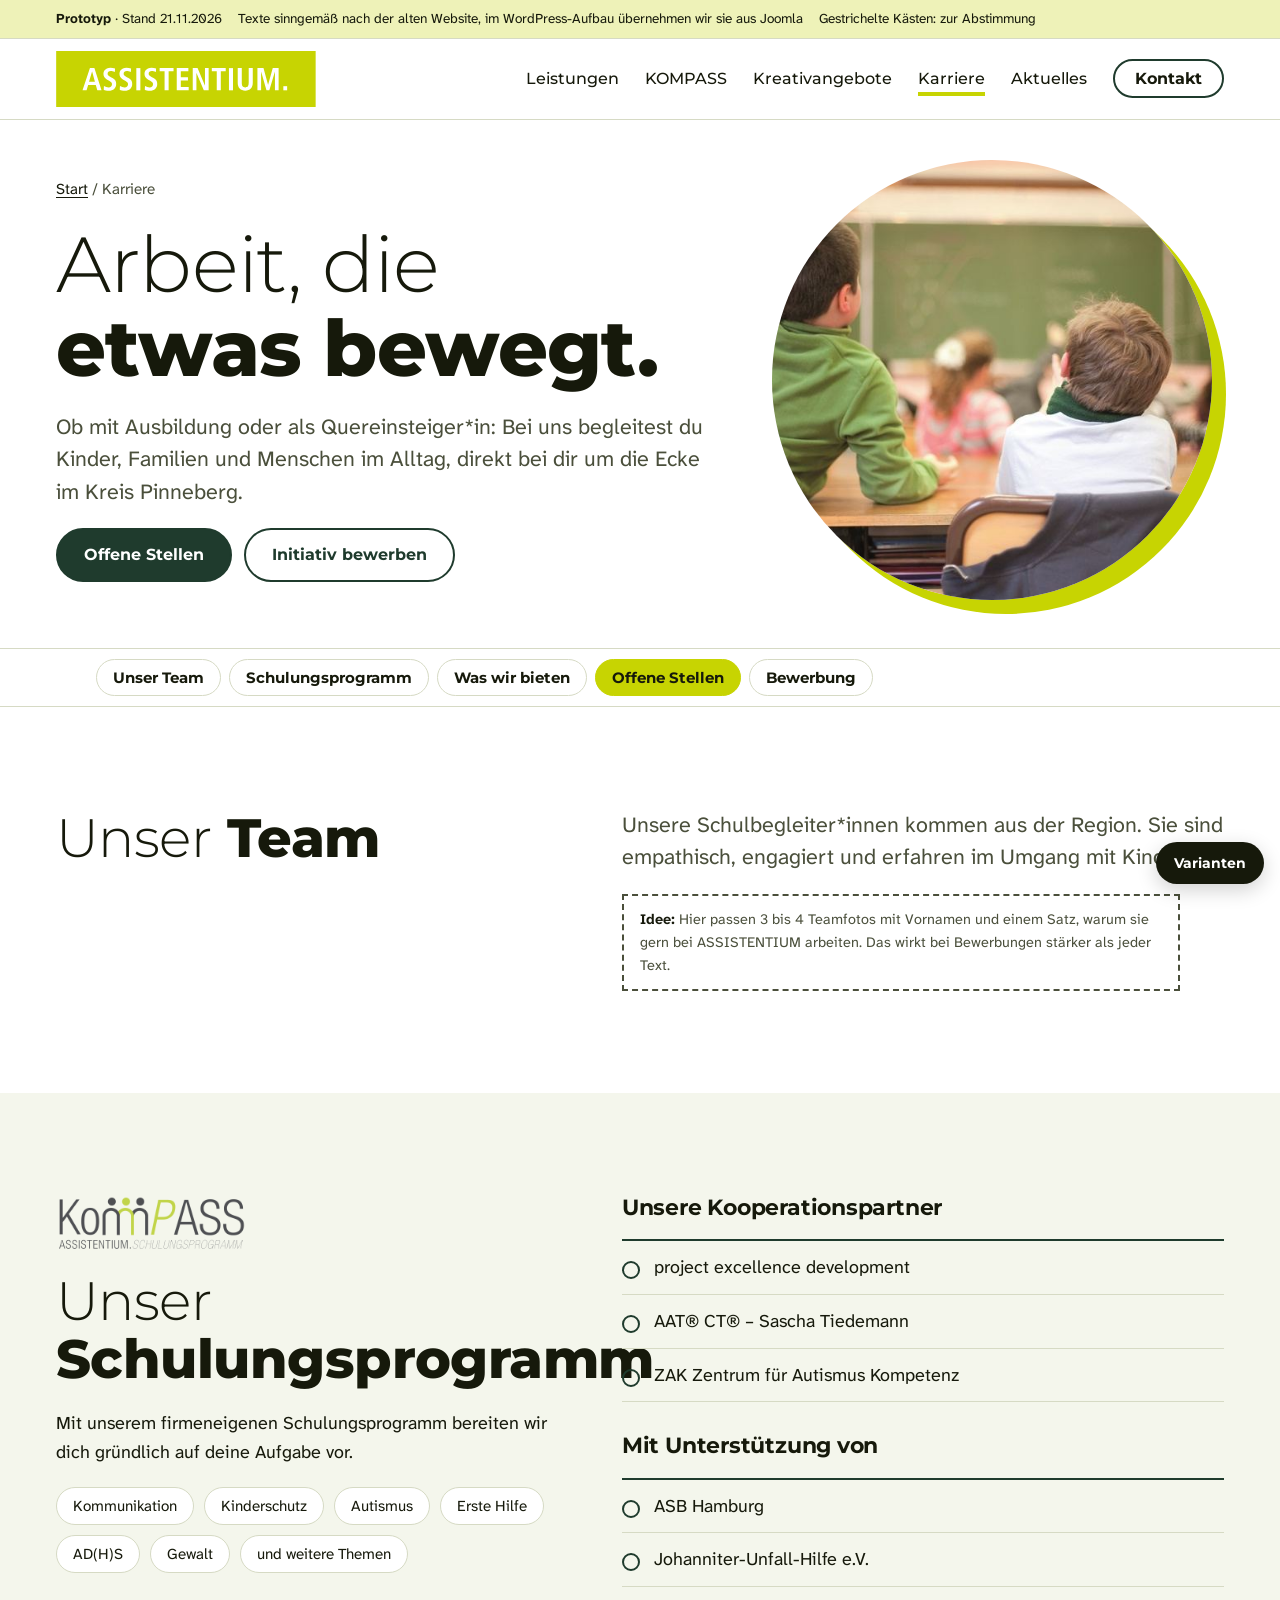
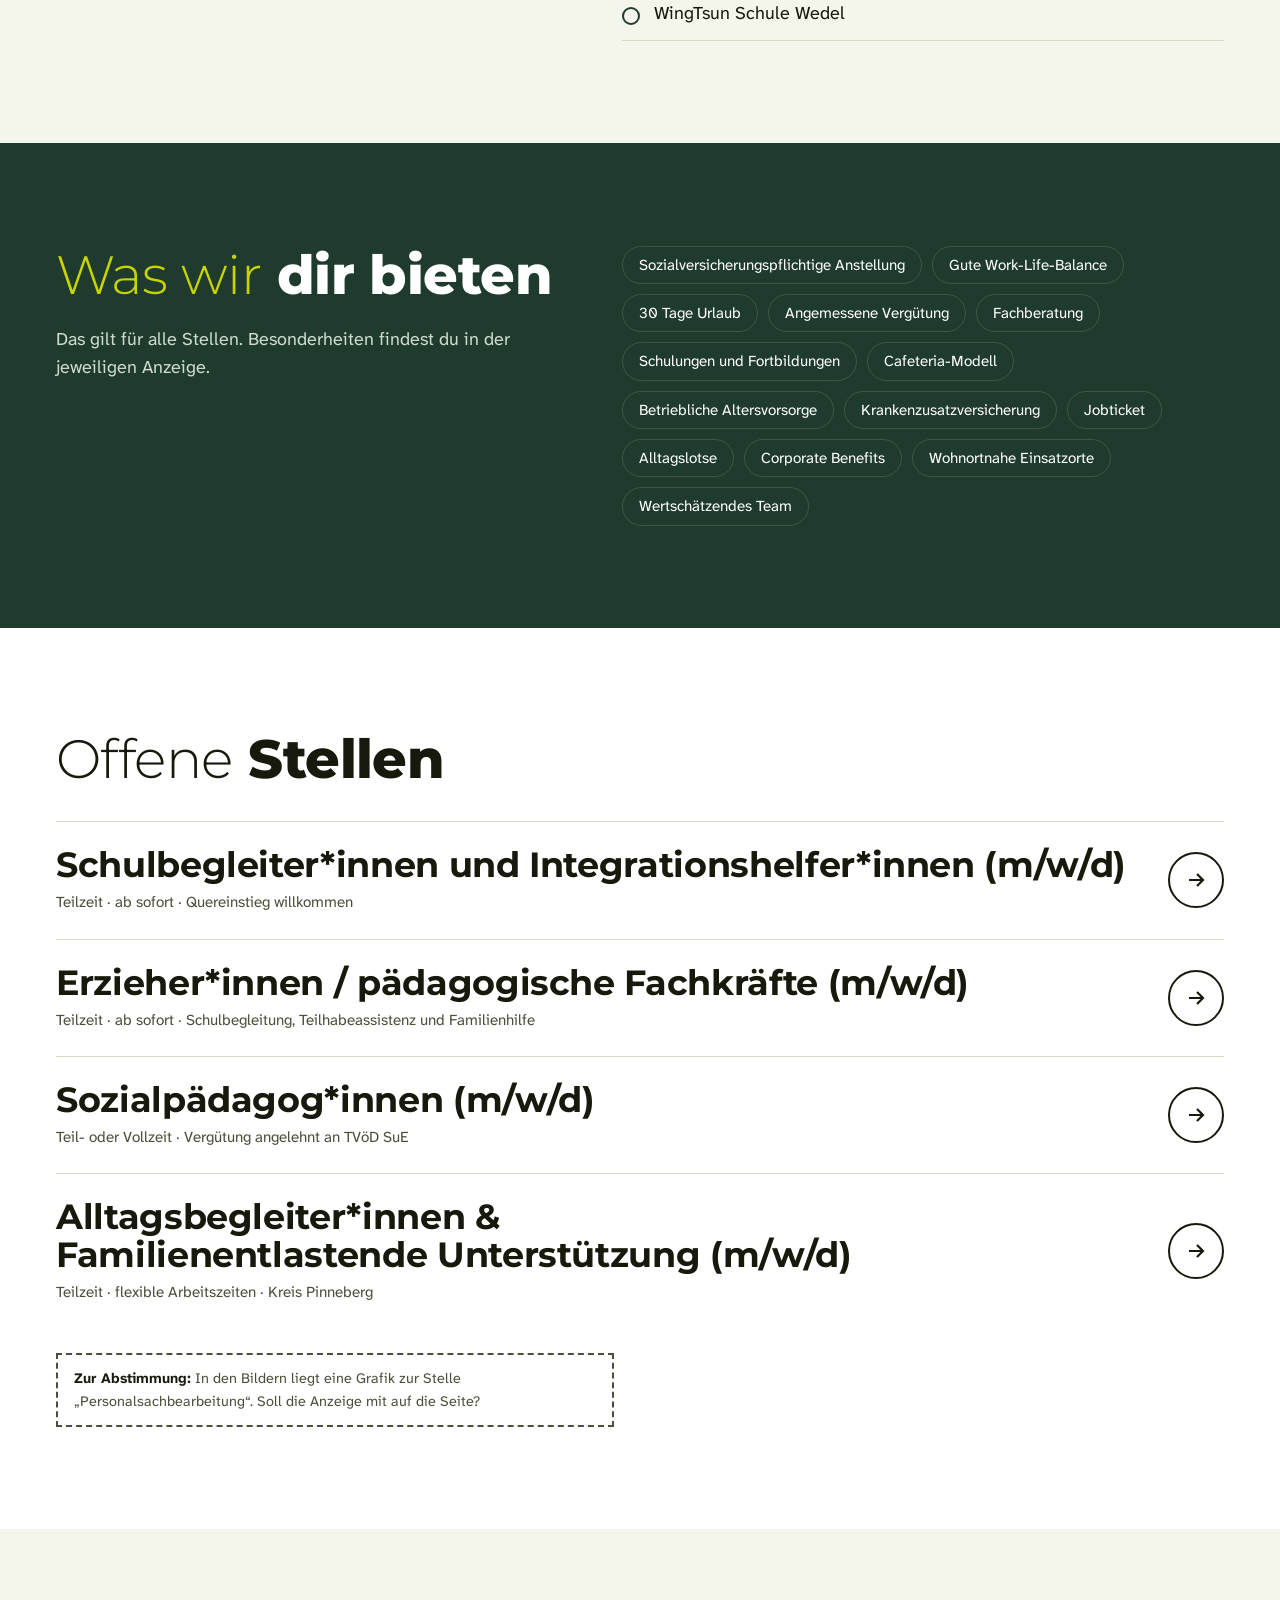
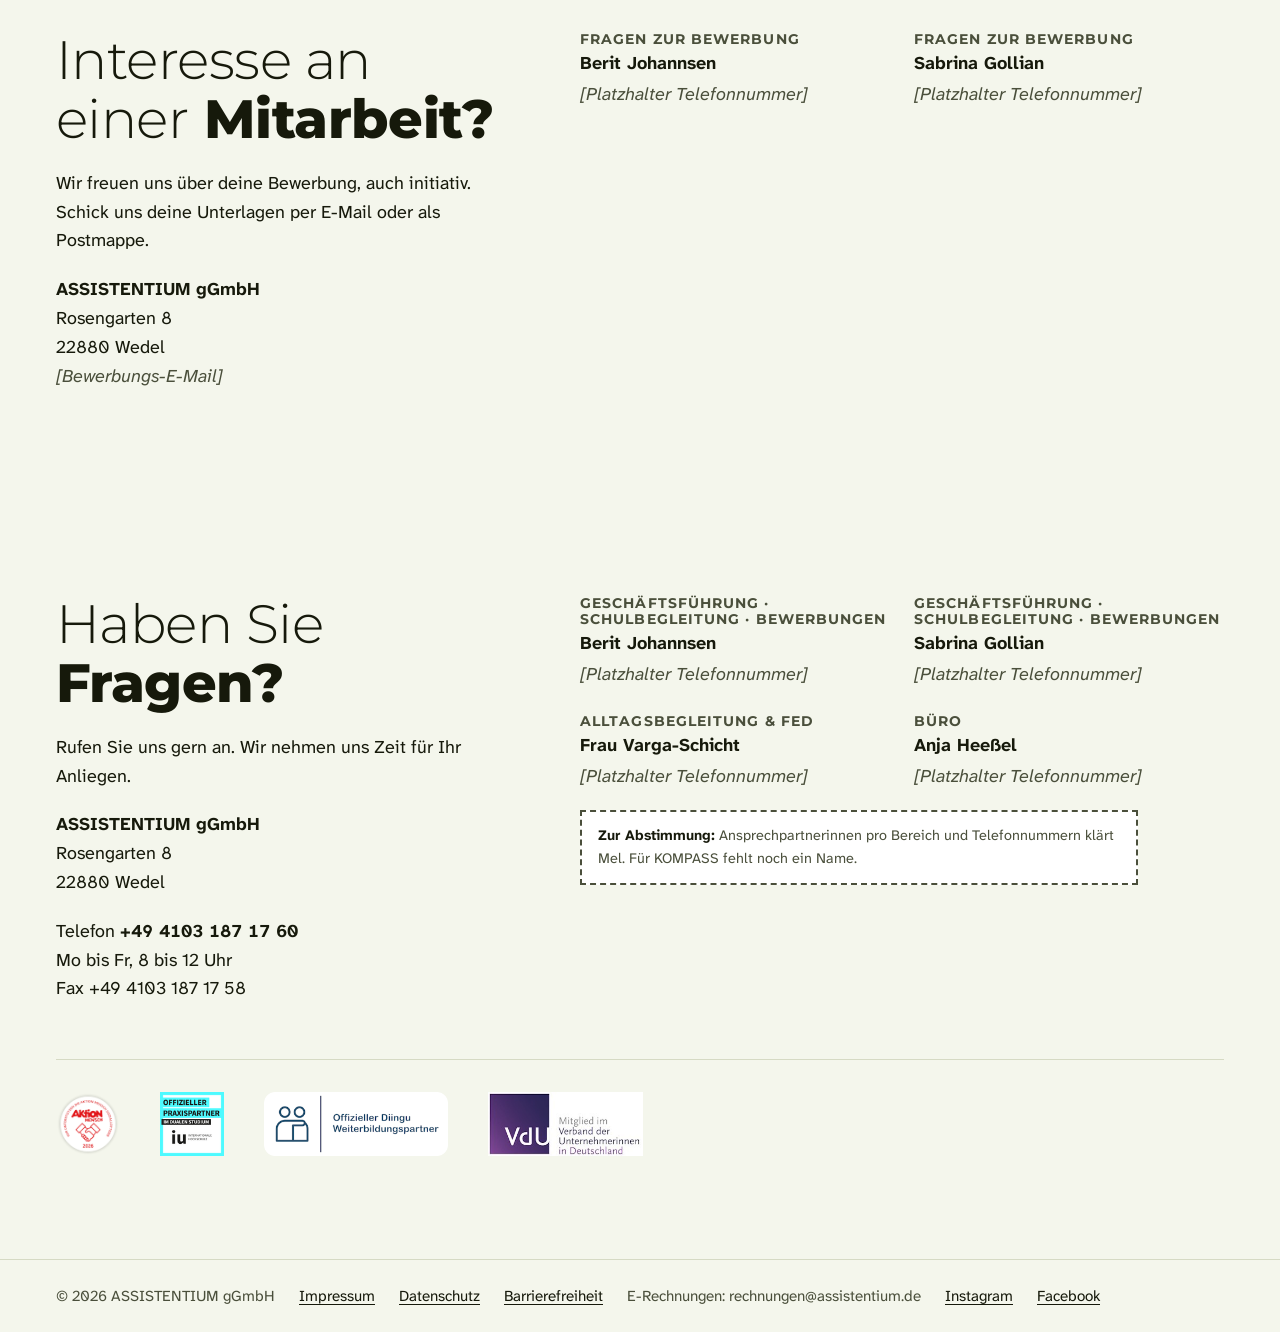
<file: karriere.html>
<!doctype html>
<html lang="de">
<head>
<meta charset="utf-8">
<meta name="viewport" content="width=device-width, initial-scale=1, viewport-fit=cover">
<meta name="robots" content="noindex, nofollow, noarchive">
<meta name="description" content="Offene Stellen in Schulbegleitung, Familienhilfe und Alltagsbegleitung im Kreis Pinneberg.">
<title>Karriere – Arbeiten bei ASSISTENTIUM</title>
<link rel="icon" href="assets/img/assistentium-logo.svg">
<link rel="preconnect" href="https://fonts.googleapis.com">
<link rel="preconnect" href="https://fonts.gstatic.com" crossorigin>
<link rel="stylesheet" href="https://fonts.googleapis.com/css2?family=Atkinson+Hyperlegible+Next:ital,wght@0,400;0,700;1,400&family=Hind:wght@400;600;700&family=Montserrat:wght@300;500;700;800&display=swap">
<link rel="stylesheet" href="assets/css/style.css">
<script src="assets/js/main.js"></script>
</head>
<body>
<a class="skip" href="#main">Zum Inhalt springen</a>
<div class="proto-bar" role="note"><div class="wrap"><span><strong>Prototyp</strong> · Stand 21.11.2026</span><span>Texte sinngemäß nach der alten Website, im WordPress-Aufbau übernehmen wir sie aus Joomla</span><span>Gestrichelte Kästen: zur Abstimmung</span></div></div>
<header class="site-header">
  <div class="wrap bar">
    <a class="brand" href="index.html"><img src="assets/img/assistentium-logo.svg" alt="ASSISTENTIUM, zur Startseite" width="1702" height="365"></a>
    <button class="menu-btn" type="button" aria-expanded="false" aria-controls="nav">Menü</button>
    <nav id="nav" aria-label="Hauptnavigation">
      <ul>
        <li><a href="leistungen.html">Leistungen</a></li>
        <li><a href="kompass.html">KOMPASS</a></li>
        <li><a href="kreativangebote.html">Kreativangebote</a></li>
        <li><a href="karriere.html" aria-current="page">Karriere</a></li>
        <li><a href="aktuelles.html">Aktuelles</a></li>
        <li><a class="nav-cta" href="#kontakt">Kontakt</a></li>
      </ul>
    </nav>
  </div>
</header>
<main id="main" tabindex="-1">
<section class="page-head">
  <div class="wrap grid">
    <div class="stack">
      <p class="crumbs"><a href="index.html">Start</a> / Karriere</p>
      <h1><span class="light">Arbeit, die</span> etwas bewegt.</h1>
      <p class="lead">Ob mit Ausbildung oder als Quereinsteiger*in: Bei uns begleitest du Kinder, Familien und Menschen im Alltag, direkt bei dir um die Ecke im Kreis Pinneberg.</p>
      <div class="actions"><a class="btn btn-primary" href="#stellen">Offene Stellen</a><a class="btn btn-line" href="#bewerbung">Initiativ bewerben</a></div>
    </div>
    <figure><img src="assets/img/karriere.jpg" alt="Kinder melden sich im Klassenraum" width="800" height="533"></figure>
  </div>
</section>

<nav class="jump" aria-label="Auf dieser Seite">
  <div class="wrap"><ul>
    <li><a href="#team">Unser Team</a></li>
    <li><a href="#schulung">Schulungsprogramm</a></li>
    <li><a href="#benefits">Was wir bieten</a></li>
    <li><a href="#stellen">Offene Stellen</a></li>
    <li><a href="#bewerbung">Bewerbung</a></li>
  </ul></div>
</nav>

<section class="section" id="team" aria-labelledby="h-team">
  <div class="wrap split">
    <h2 id="h-team"><span class="light">Unser</span> Team</h2>
    <div class="stack">
      <p class="lead">Unsere Schulbegleiter*innen kommen aus der Region. Sie sind empathisch, engagiert und erfahren im Umgang mit Kindern.</p>
      <p class="proto-note"><strong>Idee:</strong> Hier passen 3 bis 4 Teamfotos mit Vornamen und einem Satz, warum sie gern bei ASSISTENTIUM arbeiten. Das wirkt bei Bewerbungen stärker als jeder Text.</p>
    </div>
  </div>
</section>

<section class="section tint" id="schulung" aria-labelledby="h-schulung">
  <div class="wrap split">
    <div class="stack">
      <img class="wordmark" src="assets/img/schulungsprogramm-logo.png" alt="KomPASS, das Schulungsprogramm von ASSISTENTIUM" width="241" height="71">
      <h2 id="h-schulung"><span class="light">Unser</span> Schulungsprogramm</h2>
      <p>Mit unserem firmeneigenen Schulungsprogramm bereiten wir dich gründlich auf deine Aufgabe vor.</p>
      <ul class="chips" aria-label="Themen"><li>Kommunikation</li><li>Kinderschutz</li><li>Autismus</li><li>Erste Hilfe</li><li>AD(H)S</li><li>Gewalt</li><li>und weitere Themen</li></ul>
    </div>
    <div class="stack">
      <h3>Unsere Kooperationspartner</h3>
      <ul class="dots ring">
        <li>project excellence development</li>
        <li>AAT® CT® – Sascha Tiedemann</li>
        <li>ZAK Zentrum für Autismus Kompetenz</li>
      </ul>
      <h3 style="margin-top:12px">Mit Unterstützung von</h3>
      <ul class="dots ring">
        <li>ASB Hamburg</li>
        <li>Johanniter-Unfall-Hilfe e.V.</li>
        <li>WingTsun Schule Wedel</li>
      </ul>
    </div>
  </div>
</section>

<section class="section band" id="benefits" aria-labelledby="h-benefits">
  <div class="wrap split">
    <div class="stack">
      <h2 id="h-benefits"><span class="light light-accent">Was wir</span> dir bieten</h2>
      <p>Das gilt für alle Stellen. Besonderheiten findest du in der jeweiligen Anzeige.</p>
    </div>
    <ul class="chips" aria-label="Benefits">
      <li>Sozialversicherungspflichtige Anstellung</li><li>Gute Work-Life-Balance</li><li>30 Tage Urlaub</li><li>Angemessene Vergütung</li>
      <li>Fachberatung</li><li>Schulungen und Fortbildungen</li><li>Cafeteria-Modell</li><li>Betriebliche Altersvorsorge</li>
      <li>Krankenzusatzversicherung</li><li>Jobticket</li><li>Alltagslotse</li><li>Corporate Benefits</li><li>Wohnortnahe Einsatzorte</li><li>Wertschätzendes Team</li>
    </ul>
  </div>
</section>

<section class="section" id="stellen" aria-labelledby="h-stellen">
  <div class="wrap">
    <div class="section-head"><h2 id="h-stellen"><span class="light">Offene</span> Stellen</h2></div>

    <details class="job" id="stelle-schulbegleitung">
      <summary><div><h3>Schulbegleiter*innen und Integrationshelfer*innen (m/w/d)</h3><span class="meta">Teilzeit · ab sofort · Quereinstieg willkommen</span></div><span class="arrow" aria-hidden="true"><svg width="20" height="20" viewBox="0 0 20 20"><path d="M3 10h13M11 4l6 6-6 6" stroke="currentColor" stroke-width="2.2" fill="none"/></svg></span></summary>
      <div class="job-body">
        <div class="stack">
          <p>Du begleitest Kinder und Jugendliche mit (drohender) seelischer, geistiger, körperlicher oder mehrfacher Behinderung, die ihren Schulalltag noch nicht allein bewältigen können.</p>
          <h4>Deine Aufgaben</h4>
          <ul class="dots"><li>Begleitung des Kindes im Schulalltag</li><li>Hilfestellung und Sicherheit nach individuellem Bedarf</li><li>Integration in die Klassengemeinschaft</li><li>Konflikte bewältigen und Deeskalationsansätze entwickeln</li><li>Verbindung zwischen Schule und Elternhaus, in Absprache mit ASSISTENTIUM</li><li>Mitwirkung im Klassenalltag</li></ul>
        </div>
        <div class="stack">
          <h4>Das bringst du mit</h4>
          <ul class="dots ring"><li>Fachlicher oder sozialer Erfahrungshintergrund, Quereinstieg ausdrücklich willkommen</li><li>Einfühlsames Auftreten und Stressresistenz</li><li>Freude an der Arbeit mit Kindern</li><li>Ganzheitlicher Blick auf verhaltensauffällige Kinder</li><li>Geduld, Engagement und Flexibilität</li></ul>
          <p><strong>Einsatzorte:</strong> Kreis Pinneberg, u. a. Wedel, Elmshorn, Uetersen, Moorrege, Appen, Pinneberg</p>
        </div>
      </div>
    </details>

    <details class="job" id="stelle-erzieher">
      <summary><div><h3>Erzieher*innen / pädagogische Fachkräfte (m/w/d)</h3><span class="meta">Teilzeit · ab sofort · Schulbegleitung, Teilhabeassistenz und Familienhilfe</span></div><span class="arrow" aria-hidden="true"><svg width="20" height="20" viewBox="0 0 20 20"><path d="M3 10h13M11 4l6 6-6 6" stroke="currentColor" stroke-width="2.2" fill="none"/></svg></span></summary>
      <div class="job-body">
        <div class="stack">
          <h4>Deine Aufgaben</h4>
          <ul class="dots"><li>Individuelle Begleitung von Kindern und Jugendlichen mit (drohender) seelischer Beeinträchtigung in Unterricht, Schulalltag und privatem Umfeld</li><li>Unterstützung im Alltag, Sicherheit und Hilfestellung nach Bedarf</li><li>Förderung von Arbeits- und Lernverhalten, Interaktion und Kommunikation</li><li>Integration ins soziale Umfeld, Konfliktbewältigung und Deeskalation</li><li>Vermittlung zwischen Schule, Elternhaus und privatem Umfeld</li></ul>
        </div>
        <div class="stack">
          <h4>Das bringst du mit</h4>
          <ul class="dots ring"><li>Sozialpädagogischer Hintergrund, z. B. als Erzieher*in oder vergleichbar</li><li>Empathie sowie soziale und kommunikative Kompetenz</li><li>Belastbarkeit, Geduld, Engagement und Flexibilität</li><li>Freude an der Arbeit mit Kindern und Jugendlichen</li></ul>
          <p><strong>Besonders:</strong> garantierte freie Ferienzeiten · <strong>Einsatzort:</strong> Wedel und Kreis Pinneberg</p>
        </div>
      </div>
    </details>

    <details class="job" id="stelle-sozialpaedagogik">
      <summary><div><h3>Sozialpädagog*innen (m/w/d)</h3><span class="meta">Teil- oder Vollzeit · Vergütung angelehnt an TVöD SuE</span></div><span class="arrow" aria-hidden="true"><svg width="20" height="20" viewBox="0 0 20 20"><path d="M3 10h13M11 4l6 6-6 6" stroke="currentColor" stroke-width="2.2" fill="none"/></svg></span></summary>
      <div class="job-body">
        <div class="stack">
          <h4>Deine Aufgaben</h4>
          <ul class="dots"><li>Mitarbeit beim Aufbau der ambulanten Jugendhilfe und der Organisationsstruktur</li><li>Beratung, Betreuung und Förderung von Kindern und Eltern im Einzel- und Familiensetting</li><li>Systemische Arbeit</li><li>Hilfepläne erstellen, umsetzen und dokumentieren</li><li>Zusammenarbeit mit dem ASD und Partnern</li></ul>
        </div>
        <div class="stack">
          <h4>Das bringst du mit</h4>
          <ul class="dots ring"><li>Studium Sozialpädagogik oder Soziale Arbeit mit staatlicher Anerkennung</li><li>Wünschenswert: Fachkraft nach §§ 8a, 8b SGB VIII (Kindeswohl)</li><li>Erfahrung in Familienhilfe oder Erziehungsberatung von Vorteil</li><li>Kenntnisse in Krisenintervention und systemischer Beratung</li><li>Eigenständige Arbeitsweise, Belastbarkeit und Motivation</li></ul>
        </div>
      </div>
    </details>

    <details class="job" id="stelle-alltagsbegleitung">
      <summary><div><h3>Alltagsbegleiter*innen &amp; Familienentlastende Unterstützung (m/w/d)</h3><span class="meta">Teilzeit · flexible Arbeitszeiten · Kreis Pinneberg</span></div><span class="arrow" aria-hidden="true"><svg width="20" height="20" viewBox="0 0 20 20"><path d="M3 10h13M11 4l6 6-6 6" stroke="currentColor" stroke-width="2.2" fill="none"/></svg></span></summary>
      <div class="job-body">
        <div class="stack">
          <h4>Deine Aufgaben</h4>
          <ul class="dots"><li>Begleitung von Senioren, Kindern und Menschen mit Unterstützungsbedarf im Alltag</li><li>Hilfe bei Haushalt, Terminen, Einkäufen und Freizeit</li><li>Förderung von Selbstständigkeit und Lebensqualität</li><li>Unterstützung von Familien im familienentlastenden Dienst</li><li>Bindeglied zwischen Betreuten, Angehörigen und ASSISTENTIUM</li></ul>
        </div>
        <div class="stack">
          <h4>Das bringst du mit</h4>
          <ul class="dots ring"><li>Idealerweise eine Schulung zur Alltagsbegleitung (120 UE)</li><li>Freude an echten Begegnungen</li><li>Geduld, Einfühlungsvermögen und ein offenes Ohr</li><li>Flexibilität und Motivation</li></ul>
          <p class="proto-note"><strong>Zur Abstimmung:</strong> Auf der alten Seite steht noch „Beginn ab Januar 2026“.</p>
        </div>
      </div>
    </details>

    <p class="proto-note" style="margin-top:24px"><strong>Zur Abstimmung:</strong> In den Bildern liegt eine Grafik zur Stelle „Personalsachbearbeitung“. Soll die Anzeige mit auf die Seite?</p>
  </div>
</section>

<section class="section tint" id="bewerbung" aria-labelledby="h-bew">
  <div class="wrap contact-grid">
    <div class="stack">
      <h2 id="h-bew"><span class="light">Interesse an einer</span> Mitarbeit?</h2>
      <p>Wir freuen uns über deine Bewerbung, auch initiativ. Schick uns deine Unterlagen per E-Mail oder als Postmappe.</p>
      <p><strong>ASSISTENTIUM gGmbH</strong><br>Rosengarten 8<br>22880 Wedel<br><span class="ph-tel">[Bewerbungs-E-Mail]</span></p>
    </div>
    <ul class="people">
      <li><span class="area">Fragen zur Bewerbung</span><strong>Berit Johannsen</strong><span class="ph-tel">[Platzhalter Telefonnummer]</span></li>
      <li><span class="area">Fragen zur Bewerbung</span><strong>Sabrina Gollian</strong><span class="ph-tel">[Platzhalter Telefonnummer]</span></li>
    </ul>
  </div>
</section>
</main>
<footer class="site-footer" id="kontakt" aria-labelledby="h-kontakt">
  <div class="wrap section">
    <div class="contact-grid">
      <div class="stack">
        <h2 id="h-kontakt"><span class="light">Haben Sie</span> Fragen?</h2>
        <p>Rufen Sie uns gern an. Wir nehmen uns Zeit für Ihr Anliegen.</p>
        <p><strong>ASSISTENTIUM gGmbH</strong><br>Rosengarten 8<br>22880 Wedel</p>
        <p>Telefon <span class="tel">+49 4103 187 17 60</span><br>Mo bis Fr, 8 bis 12 Uhr<br>Fax +49 4103 187 17 58</p>
      </div>
      <div class="stack">
        <ul class="people">
          <li><span class="area">Geschäftsführung · Schulbegleitung · Bewerbungen</span><strong>Berit Johannsen</strong><span class="ph-tel">[Platzhalter Telefonnummer]</span></li>
          <li><span class="area">Geschäftsführung · Schulbegleitung · Bewerbungen</span><strong>Sabrina Gollian</strong><span class="ph-tel">[Platzhalter Telefonnummer]</span></li>
          <li><span class="area">Alltagsbegleitung &amp; FED</span><strong>Frau Varga-Schicht</strong><span class="ph-tel">[Platzhalter Telefonnummer]</span></li>
          <li><span class="area">Büro</span><strong>Anja Heeßel</strong><span class="ph-tel">[Platzhalter Telefonnummer]</span></li>
        </ul>
        <p class="proto-note"><strong>Zur Abstimmung:</strong> Ansprechpartnerinnen pro Bereich und Telefonnummern klärt Mel. Für KOMPASS fehlt noch ein Name.</p>
      </div>
    </div>
    <div class="partners" aria-label="Partner und Auszeichnungen">
      <img src="assets/img/aktion-mensch.png" alt="Aktion Mensch: wir unterstützen die Soziallotterie 2026" width="142" height="142">
      <img src="assets/img/iu-praxispartner.png" alt="Offizieller Praxispartner im dualen Studium der IU Internationalen Hochschule" width="110" height="110">
      <img src="assets/img/diingu.png" alt="Offizieller Diingu Weiterbildungspartner" width="316" height="110">
      <img src="assets/img/vdu.jpg" alt="Mitglied im Verband deutscher Unternehmerinnen" width="291" height="120">
    </div>
  </div>
  <div class="legal">
    <div class="wrap">
      <span>© 2026 ASSISTENTIUM gGmbH</span>
      <a href="#kontakt">Impressum</a><a href="#kontakt">Datenschutz</a><a href="#kontakt">Barrierefreiheit</a>
      <span>E-Rechnungen: rechnungen@assistentium.de</span>
      <a href="https://www.instagram.com/assistentium/" target="_blank" rel="noopener">Instagram</a>
      <a href="https://www.facebook.com/Assistentium/" target="_blank" rel="noopener">Facebook</a>
    </div>
  </div>
</footer>
</body>
</html>
</file>
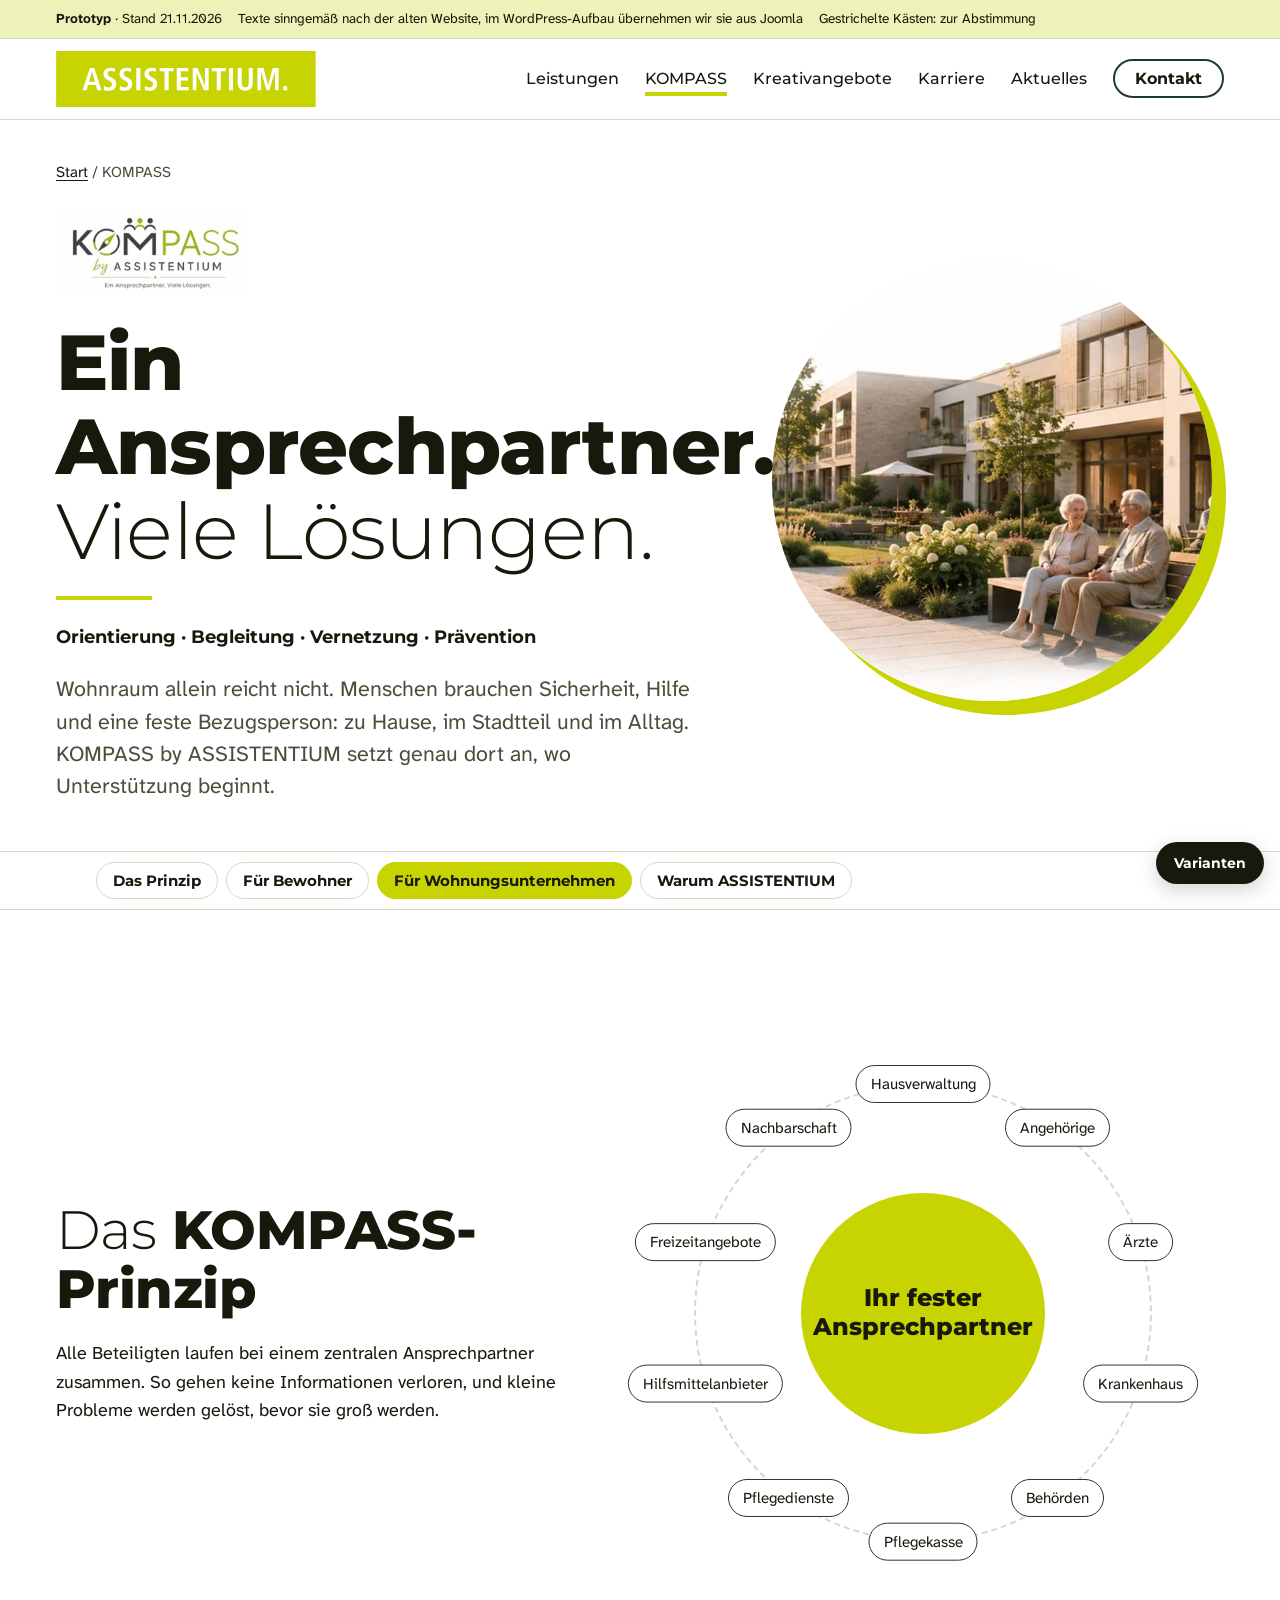
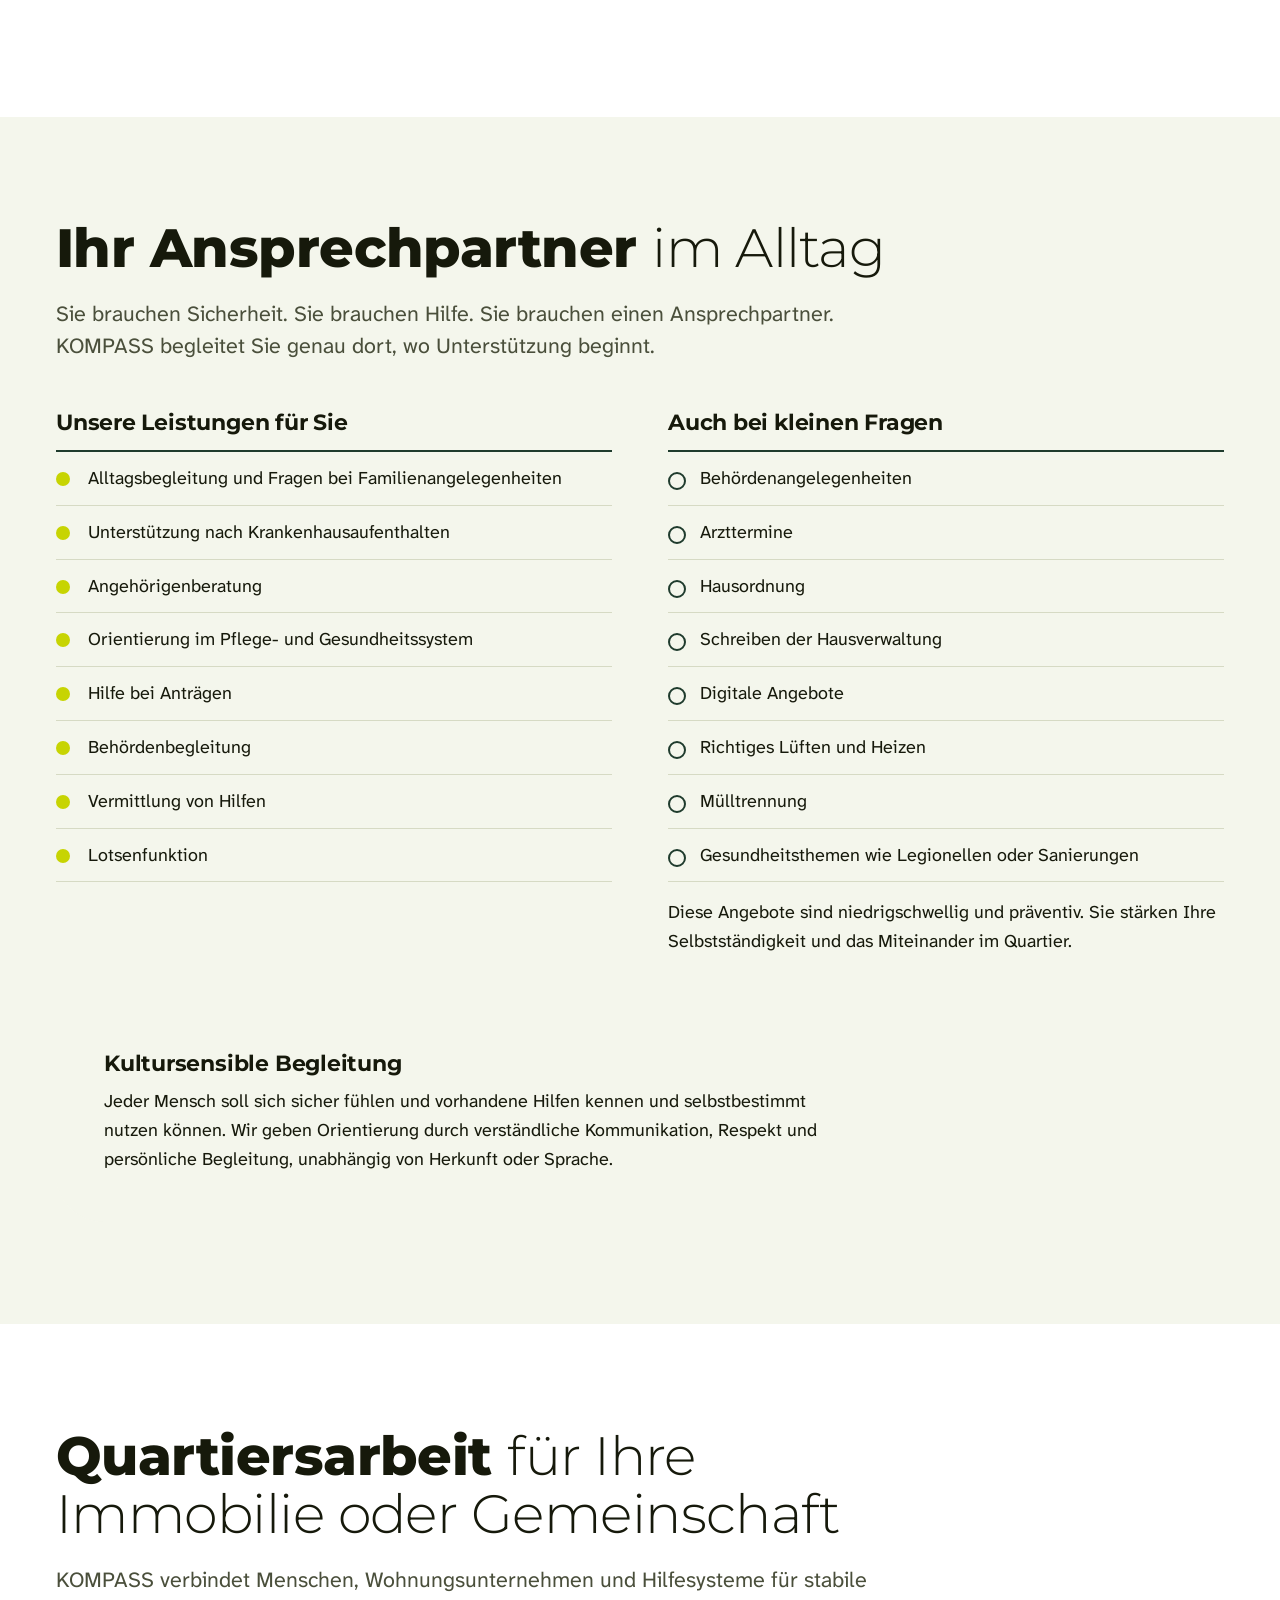
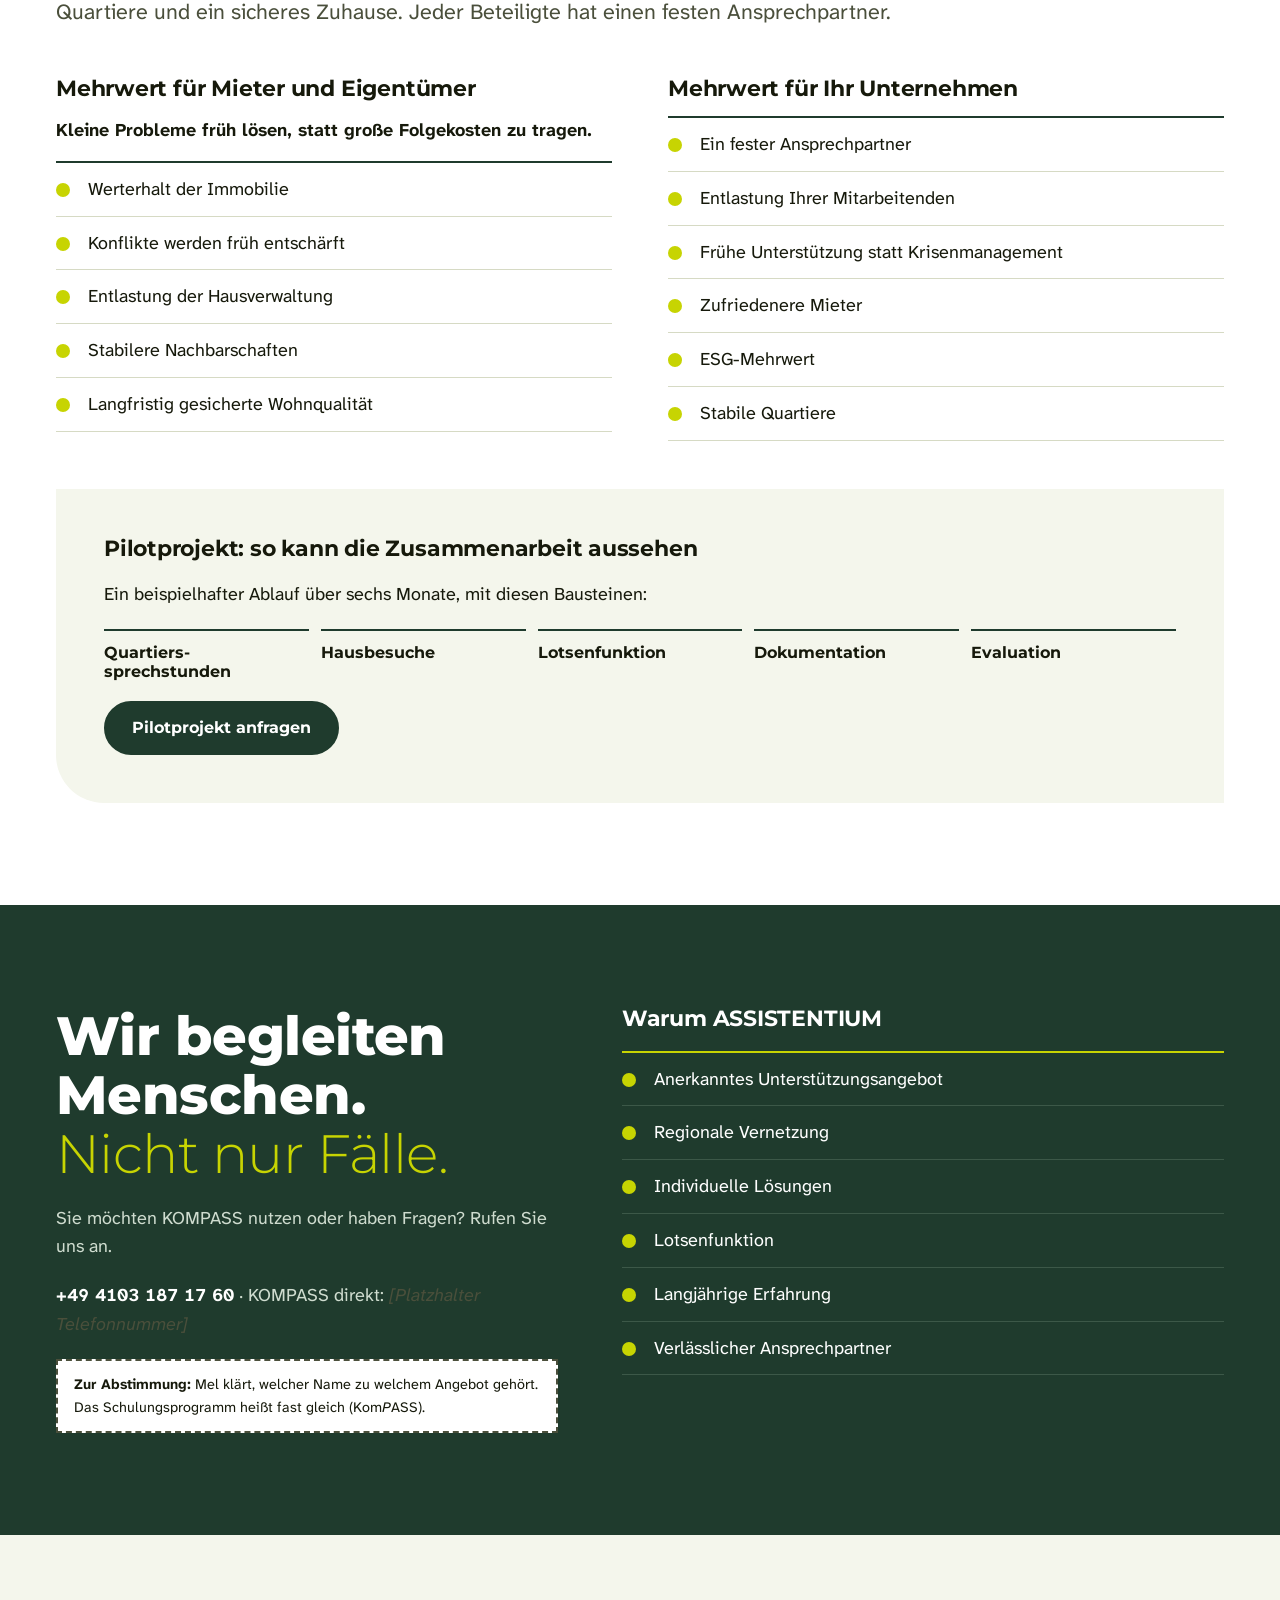
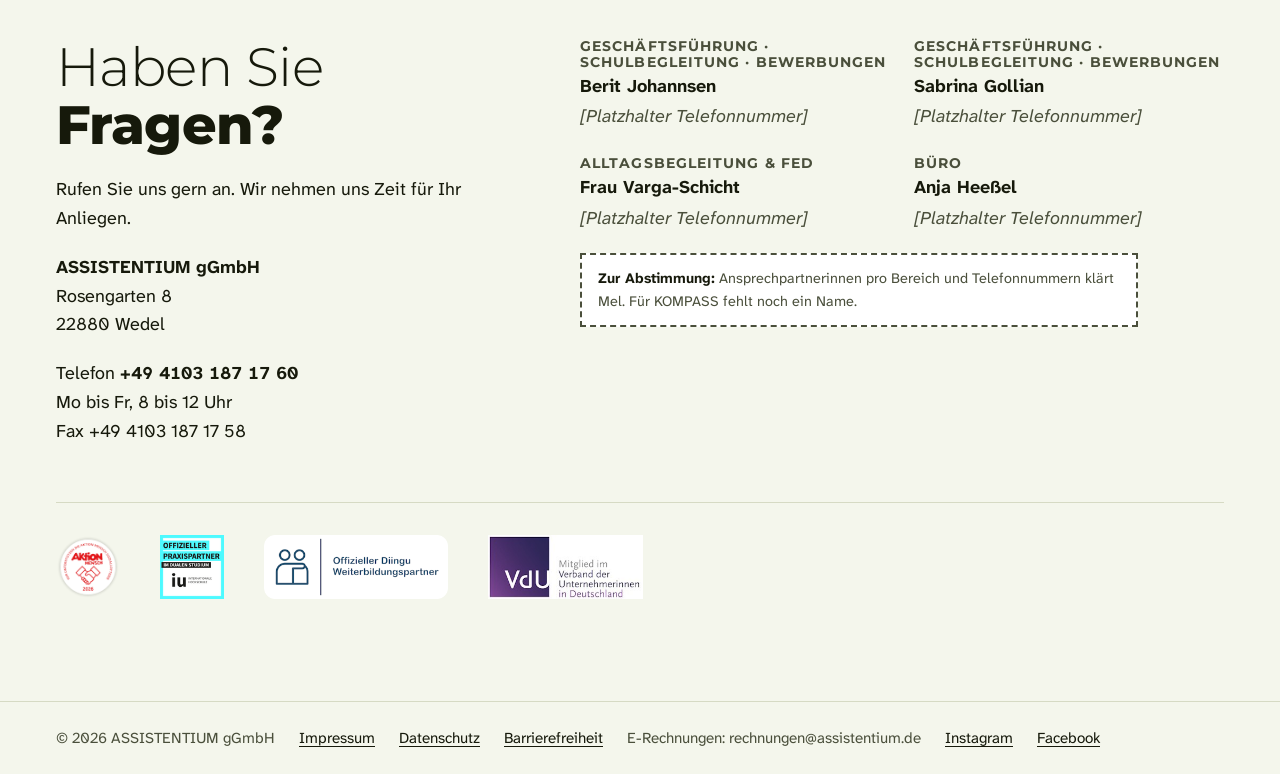
<file: kompass.html>
<!doctype html>
<html lang="de">
<head>
<meta charset="utf-8">
<meta name="viewport" content="width=device-width, initial-scale=1, viewport-fit=cover">
<meta name="robots" content="noindex, nofollow, noarchive">
<meta name="description" content="KOMPASS verbindet Bewohner, Wohnungsunternehmen und Hilfesysteme bei einem festen Ansprechpartner.">
<title>KOMPASS by ASSISTENTIUM – Ein Ansprechpartner. Viele Lösungen.</title>
<link rel="icon" href="assets/img/assistentium-logo.svg">
<link rel="preconnect" href="https://fonts.googleapis.com">
<link rel="preconnect" href="https://fonts.gstatic.com" crossorigin>
<link rel="stylesheet" href="https://fonts.googleapis.com/css2?family=Atkinson+Hyperlegible+Next:ital,wght@0,400;0,700;1,400&family=Hind:wght@400;600;700&family=Montserrat:wght@300;500;700;800&display=swap">
<link rel="stylesheet" href="assets/css/style.css">
<script src="assets/js/main.js"></script>
</head>
<body>
<a class="skip" href="#main">Zum Inhalt springen</a>
<div class="proto-bar" role="note"><div class="wrap"><span><strong>Prototyp</strong> · Stand 21.11.2026</span><span>Texte sinngemäß nach der alten Website, im WordPress-Aufbau übernehmen wir sie aus Joomla</span><span>Gestrichelte Kästen: zur Abstimmung</span></div></div>
<header class="site-header">
  <div class="wrap bar">
    <a class="brand" href="index.html"><img src="assets/img/assistentium-logo.svg" alt="ASSISTENTIUM, zur Startseite" width="1702" height="365"></a>
    <button class="menu-btn" type="button" aria-expanded="false" aria-controls="nav">Menü</button>
    <nav id="nav" aria-label="Hauptnavigation">
      <ul>
        <li><a href="leistungen.html">Leistungen</a></li>
        <li><a href="kompass.html" aria-current="page">KOMPASS</a></li>
        <li><a href="kreativangebote.html">Kreativangebote</a></li>
        <li><a href="karriere.html">Karriere</a></li>
        <li><a href="aktuelles.html">Aktuelles</a></li>
        <li><a class="nav-cta" href="#kontakt">Kontakt</a></li>
      </ul>
    </nav>
  </div>
</header>
<main id="main" tabindex="-1">
<section class="page-head">
  <div class="wrap grid">
    <div class="stack k-head" style="gap:24px">
      <p class="crumbs"><a href="index.html">Start</a> / KOMPASS</p>
      <img class="k-logo" src="assets/img/kompass-logo.png" alt="KOMPASS by ASSISTENTIUM" width="260" height="120">
      <h1>Ein Ansprechpartner. <span class="light">Viele Lösungen.</span></h1>
      <p class="k-pillars">Orientierung · Begleitung · Vernetzung · Prävention</p>
      <p class="lead">Wohnraum allein reicht nicht. Menschen brauchen Sicherheit, Hilfe und eine feste Bezugsperson: zu Hause, im Stadtteil und im Alltag. KOMPASS by ASSISTENTIUM setzt genau dort an, wo Unterstützung beginnt.</p>
    </div>
    <figure class="k-photo"><img src="assets/img/kompass-wohnanlage.jpg" alt="Ein älteres Paar sitzt auf einer Bank im begrünten Innenhof einer Wohnanlage" width="721" height="560"></figure>
  </div>
</section>

<nav class="jump" aria-label="Auf dieser Seite">
  <div class="wrap"><ul>
    <li><a href="#prinzip">Das Prinzip</a></li>
    <li><a href="#bewohner">Für Bewohner</a></li>
    <li><a href="#anbieter">Für Wohnungsunternehmen</a></li>
    <li><a href="#warum">Warum ASSISTENTIUM</a></li>
  </ul></div>
</nav>

<section class="section" id="prinzip" aria-labelledby="h-prinzip">
  <div class="wrap split center">
    <div class="stack">
      <h2 id="h-prinzip"><span class="light">Das</span> KOMPASS-Prinzip</h2>
      <p>Alle Beteiligten laufen bei einem zentralen Ansprechpartner zusammen. So gehen keine Informationen verloren, und kleine Probleme werden gelöst, bevor sie groß werden.</p>
    </div>
    <div class="orbit" role="group" aria-label="Beteiligte rund um den festen Ansprechpartner">
      <div class="orbit-center">Ihr fester Ansprechpartner</div>
      <ul>
        <li style="--i:0">Hausverwaltung</li>
        <li style="--i:1">Angehörige</li>
        <li style="--i:2">Ärzte</li>
        <li style="--i:3">Krankenhaus</li>
        <li style="--i:4">Behörden</li>
        <li style="--i:5">Pflegekasse</li>
        <li style="--i:6">Pflegedienste</li>
        <li style="--i:7">Hilfsmittelanbieter</li>
        <li style="--i:8">Freizeitangebote</li>
        <li style="--i:9">Nachbarschaft</li>
      </ul>
    </div>
  </div>
</section>

<section class="section tint" id="bewohner" aria-labelledby="h-bew">
  <div class="wrap stack" style="gap:48px">
    <div class="stack">
      <h2 id="h-bew">Ihr Ansprechpartner <span class="light">im Alltag</span></h2>
      <p class="lead">Sie brauchen Sicherheit. Sie brauchen Hilfe. Sie brauchen einen Ansprechpartner. KOMPASS begleitet Sie genau dort, wo Unterstützung beginnt.</p>
    </div>
    <div class="cols-2">
      <div>
        <h3>Unsere Leistungen für Sie</h3>
        <ul class="dots">
          <li>Alltagsbegleitung und Fragen bei Familienangelegenheiten</li>
          <li>Unterstützung nach Krankenhausaufenthalten</li>
          <li>Angehörigenberatung</li>
          <li>Orientierung im Pflege- und Gesundheitssystem</li>
          <li>Hilfe bei Anträgen</li>
          <li>Behördenbegleitung</li>
          <li>Vermittlung von Hilfen</li>
          <li>Lotsenfunktion</li>
        </ul>
      </div>
      <div>
        <h3>Auch bei kleinen Fragen</h3>
        <ul class="dots ring">
          <li>Behördenangelegenheiten</li>
          <li>Arzttermine</li>
          <li>Hausordnung</li>
          <li>Schreiben der Hausverwaltung</li>
          <li>Digitale Angebote</li>
          <li>Richtiges Lüften und Heizen</li>
          <li>Mülltrennung</li>
          <li>Gesundheitsthemen wie Legionellen oder Sanierungen</li>
        </ul>
        <p>Diese Angebote sind niedrigschwellig und präventiv. Sie stärken Ihre Selbstständigkeit und das Miteinander im Quartier.</p>
      </div>
    </div>
    <div class="focus" style="margin:0">
      <h3>Kultursensible Begleitung</h3>
      <p style="margin-top:12px">Jeder Mensch soll sich sicher fühlen und vorhandene Hilfen kennen und selbstbestimmt nutzen können. Wir geben Orientierung durch verständliche Kommunikation, Respekt und persönliche Begleitung, unabhängig von Herkunft oder Sprache.</p>
    </div>
  </div>
</section>

<section class="section" id="anbieter" aria-labelledby="h-anb">
  <div class="wrap stack" style="gap:48px">
    <div class="stack">
      <h2 id="h-anb">Quartiersarbeit <span class="light">für Ihre Immobilie oder Gemeinschaft</span></h2>
      <p class="lead">KOMPASS verbindet Menschen, Wohnungsunternehmen und Hilfesysteme für stabile Quartiere und ein sicheres Zuhause. Jeder Beteiligte hat einen festen Ansprechpartner.</p>
    </div>
    <div class="cols-2">
      <div>
        <h3>Mehrwert für Mieter und Eigentümer</h3>
        <p><strong>Kleine Probleme früh lösen, statt große Folgekosten zu tragen.</strong></p>
        <ul class="dots">
          <li>Werterhalt der Immobilie</li>
          <li>Konflikte werden früh entschärft</li>
          <li>Entlastung der Hausverwaltung</li>
          <li>Stabilere Nachbarschaften</li>
          <li>Langfristig gesicherte Wohnqualität</li>
        </ul>
      </div>
      <div>
        <h3>Mehrwert für Ihr Unternehmen</h3>
        <ul class="dots">
          <li>Ein fester Ansprechpartner</li>
          <li>Entlastung Ihrer Mitarbeitenden</li>
          <li>Frühe Unterstützung statt Krisenmanagement</li>
          <li>Zufriedenere Mieter</li>
          <li>ESG-Mehrwert</li>
          <li>Stabile Quartiere</li>
        </ul>
      </div>
    </div>
    <div class="focus stack" style="margin:0">
      <h3>Pilotprojekt: so kann die Zusammenarbeit aussehen</h3>
      <p>Ein beispielhafter Ablauf über sechs Monate, mit diesen Bausteinen:</p>
      <ul class="pilot"><li>Quartiers&shy;sprechstunden</li><li>Hausbesuche</li><li>Lotsenfunktion</li><li>Dokumentation</li><li>Evaluation</li></ul>
      <div class="actions"><a class="btn btn-primary" href="#kontakt">Pilotprojekt anfragen</a></div>
    </div>
  </div>
</section>

<section class="section band" id="warum" aria-labelledby="h-warum">
  <div class="wrap split">
    <div class="stack">
      <h2 id="h-warum">Wir begleiten Menschen. <span class="light light-accent">Nicht nur Fälle.</span></h2>
      <p>Sie möchten KOMPASS nutzen oder haben Fragen? Rufen Sie uns an.</p>
      <p><span class="tel" style="color:var(--band-fg)">+49 4103 187 17 60</span> · KOMPASS direkt: <span class="ph-tel">[Platzhalter Telefonnummer]</span></p>
      <p class="proto-note" style="color:var(--ink)"><strong>Zur Abstimmung:</strong> Mel klärt, welcher Name zu welchem Angebot gehört. Das Schulungsprogramm heißt fast gleich (Kom<i>P</i>ASS).</p>
    </div>
    <div class="stack">
      <h3>Warum ASSISTENTIUM</h3>
      <ul class="dots">
        <li>Anerkanntes Unterstützungsangebot</li>
        <li>Regionale Vernetzung</li>
        <li>Individuelle Lösungen</li>
        <li>Lotsenfunktion</li>
        <li>Langjährige Erfahrung</li>
        <li>Verlässlicher Ansprechpartner</li>
      </ul>
    </div>
  </div>
</section>
</main>
<footer class="site-footer" id="kontakt" aria-labelledby="h-kontakt">
  <div class="wrap section">
    <div class="contact-grid">
      <div class="stack">
        <h2 id="h-kontakt"><span class="light">Haben Sie</span> Fragen?</h2>
        <p>Rufen Sie uns gern an. Wir nehmen uns Zeit für Ihr Anliegen.</p>
        <p><strong>ASSISTENTIUM gGmbH</strong><br>Rosengarten 8<br>22880 Wedel</p>
        <p>Telefon <span class="tel">+49 4103 187 17 60</span><br>Mo bis Fr, 8 bis 12 Uhr<br>Fax +49 4103 187 17 58</p>
      </div>
      <div class="stack">
        <ul class="people">
          <li><span class="area">Geschäftsführung · Schulbegleitung · Bewerbungen</span><strong>Berit Johannsen</strong><span class="ph-tel">[Platzhalter Telefonnummer]</span></li>
          <li><span class="area">Geschäftsführung · Schulbegleitung · Bewerbungen</span><strong>Sabrina Gollian</strong><span class="ph-tel">[Platzhalter Telefonnummer]</span></li>
          <li><span class="area">Alltagsbegleitung &amp; FED</span><strong>Frau Varga-Schicht</strong><span class="ph-tel">[Platzhalter Telefonnummer]</span></li>
          <li><span class="area">Büro</span><strong>Anja Heeßel</strong><span class="ph-tel">[Platzhalter Telefonnummer]</span></li>
        </ul>
        <p class="proto-note"><strong>Zur Abstimmung:</strong> Ansprechpartnerinnen pro Bereich und Telefonnummern klärt Mel. Für KOMPASS fehlt noch ein Name.</p>
      </div>
    </div>
    <div class="partners" aria-label="Partner und Auszeichnungen">
      <img src="assets/img/aktion-mensch.png" alt="Aktion Mensch: wir unterstützen die Soziallotterie 2026" width="142" height="142">
      <img src="assets/img/iu-praxispartner.png" alt="Offizieller Praxispartner im dualen Studium der IU Internationalen Hochschule" width="110" height="110">
      <img src="assets/img/diingu.png" alt="Offizieller Diingu Weiterbildungspartner" width="316" height="110">
      <img src="assets/img/vdu.jpg" alt="Mitglied im Verband deutscher Unternehmerinnen" width="291" height="120">
    </div>
  </div>
  <div class="legal">
    <div class="wrap">
      <span>© 2026 ASSISTENTIUM gGmbH</span>
      <a href="#kontakt">Impressum</a><a href="#kontakt">Datenschutz</a><a href="#kontakt">Barrierefreiheit</a>
      <span>E-Rechnungen: rechnungen@assistentium.de</span>
      <a href="https://www.instagram.com/assistentium/" target="_blank" rel="noopener">Instagram</a>
      <a href="https://www.facebook.com/Assistentium/" target="_blank" rel="noopener">Facebook</a>
    </div>
  </div>
</footer>
</body>
</html>
</file>
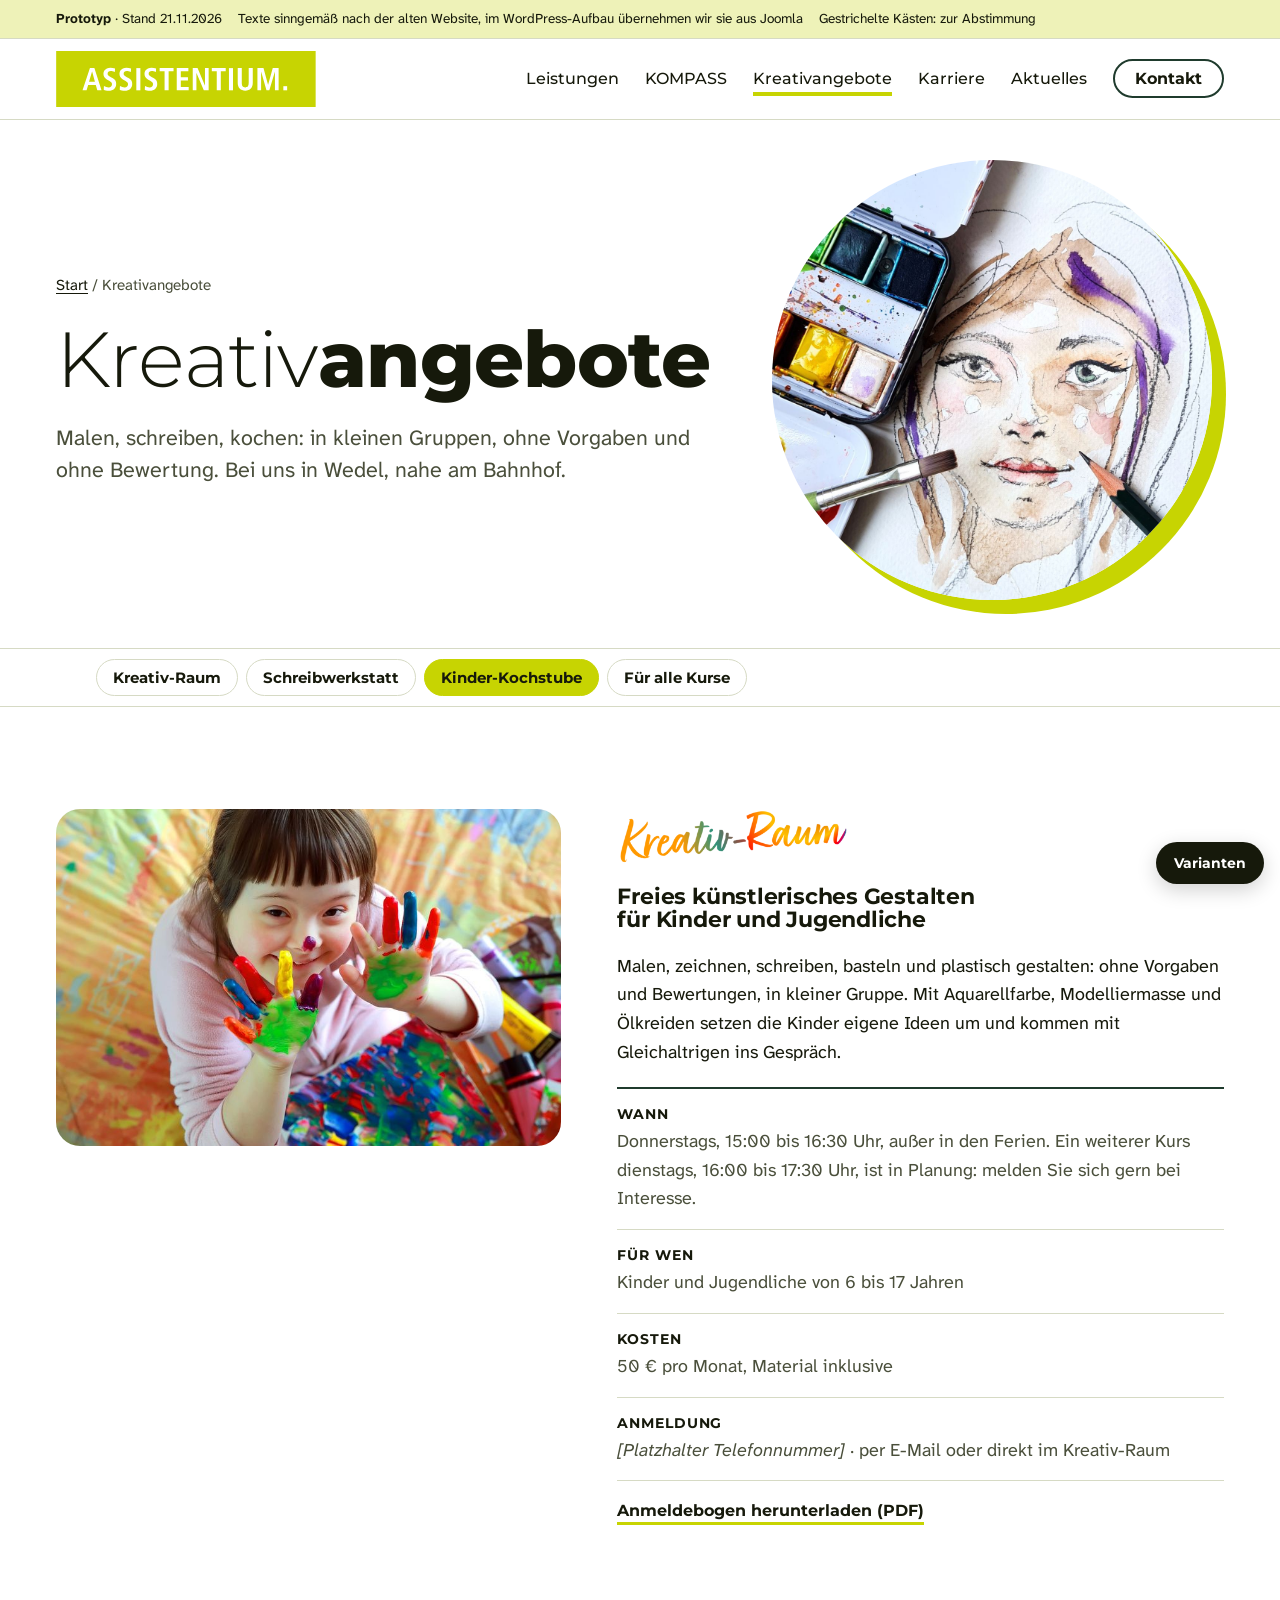
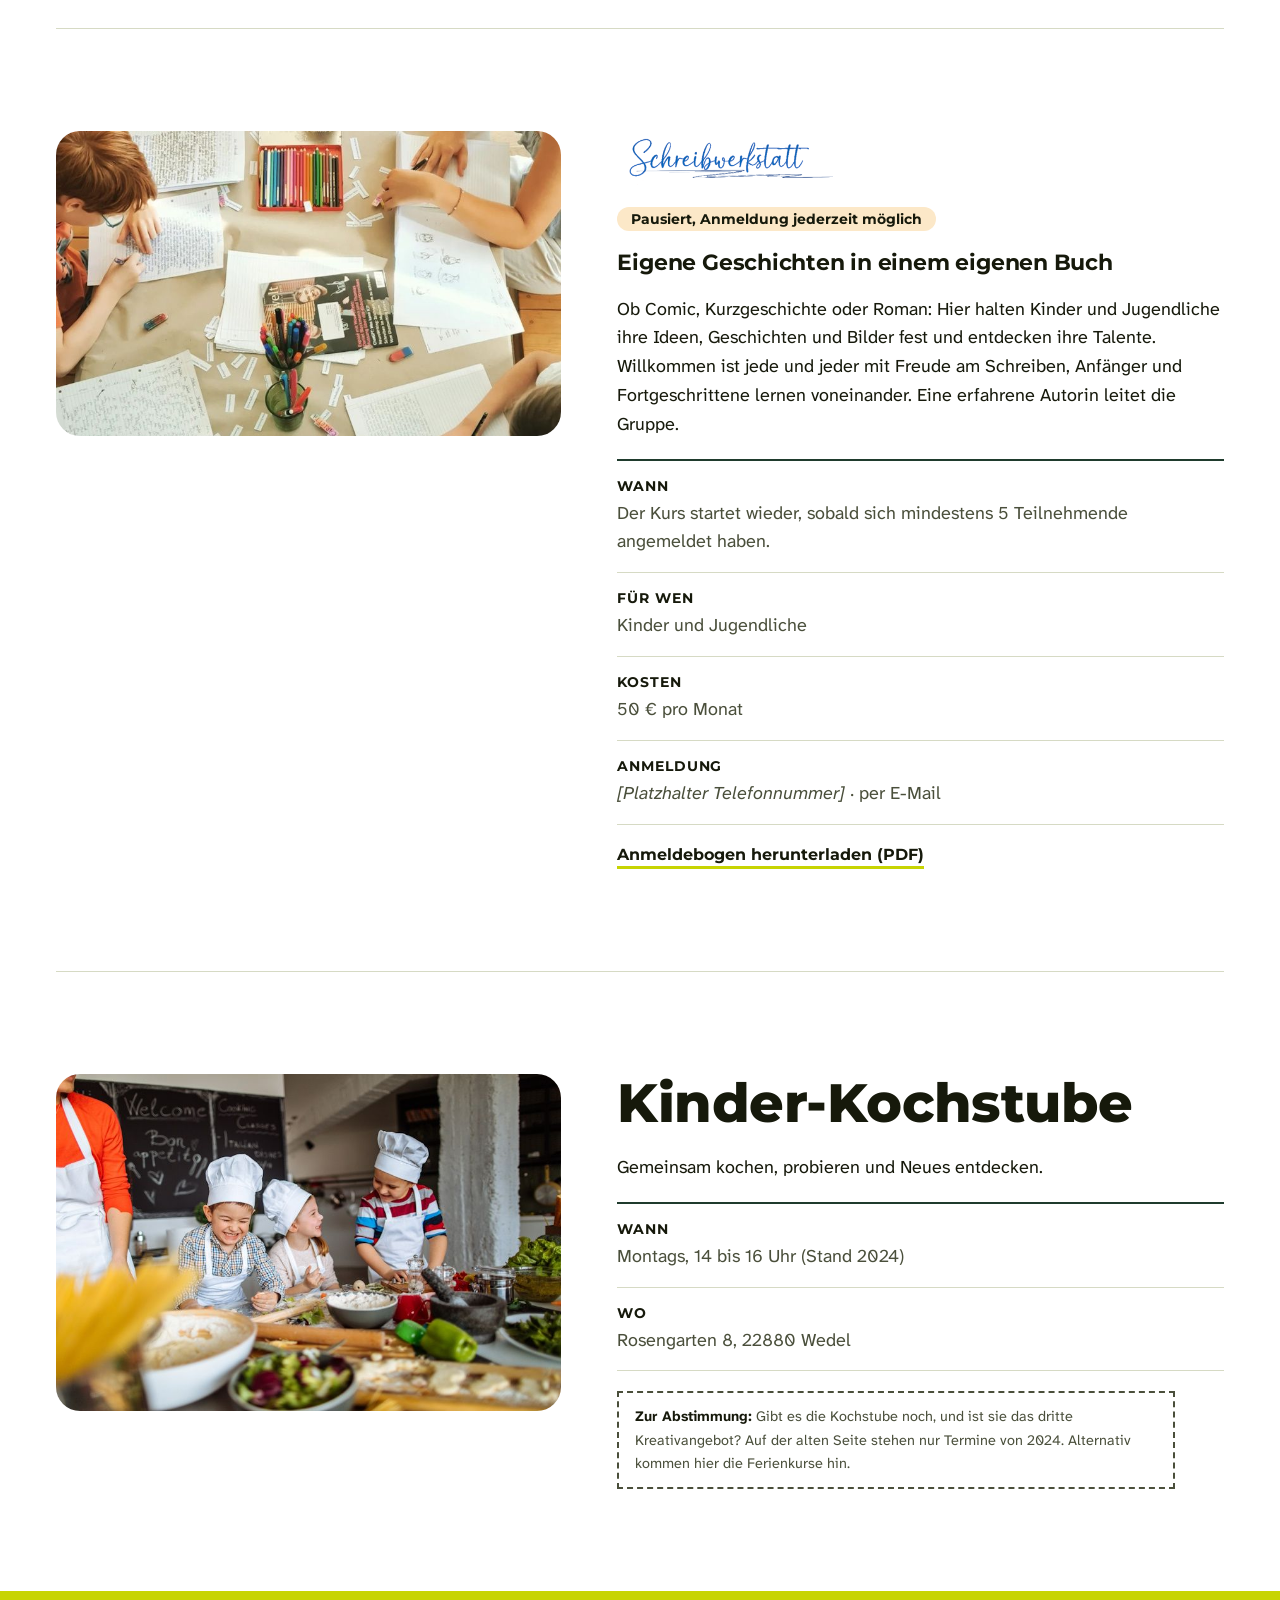
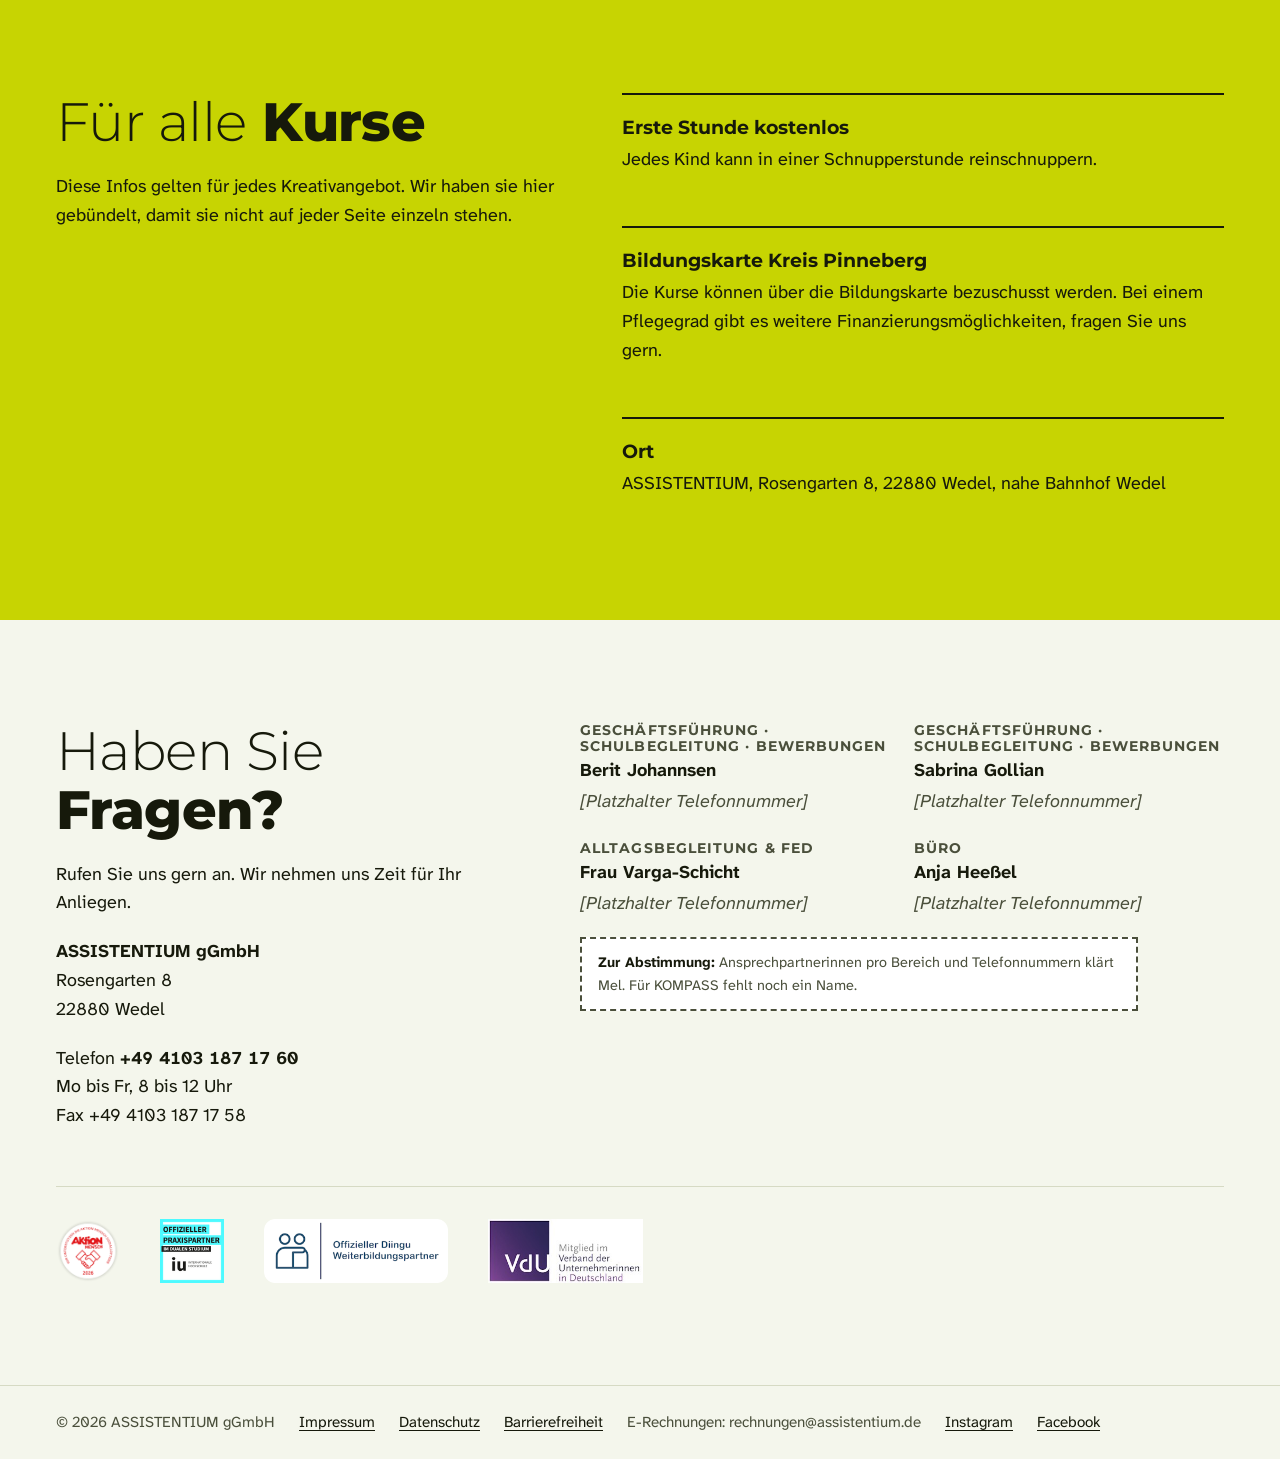
<file: kreativangebote.html>
<!doctype html>
<html lang="de">
<head>
<meta charset="utf-8">
<meta name="viewport" content="width=device-width, initial-scale=1, viewport-fit=cover">
<meta name="robots" content="noindex, nofollow, noarchive">
<meta name="description" content="Kreativ-Raum, Schreibwerkstatt und Kinder-Kochstube für Kinder und Jugendliche in Wedel.">
<title>Kreativangebote – ASSISTENTIUM</title>
<link rel="icon" href="assets/img/assistentium-logo.svg">
<link rel="preconnect" href="https://fonts.googleapis.com">
<link rel="preconnect" href="https://fonts.gstatic.com" crossorigin>
<link rel="stylesheet" href="https://fonts.googleapis.com/css2?family=Atkinson+Hyperlegible+Next:ital,wght@0,400;0,700;1,400&family=Hind:wght@400;600;700&family=Montserrat:wght@300;500;700;800&display=swap">
<link rel="stylesheet" href="assets/css/style.css">
<script src="assets/js/main.js"></script>
</head>
<body>
<a class="skip" href="#main">Zum Inhalt springen</a>
<div class="proto-bar" role="note"><div class="wrap"><span><strong>Prototyp</strong> · Stand 21.11.2026</span><span>Texte sinngemäß nach der alten Website, im WordPress-Aufbau übernehmen wir sie aus Joomla</span><span>Gestrichelte Kästen: zur Abstimmung</span></div></div>
<header class="site-header">
  <div class="wrap bar">
    <a class="brand" href="index.html"><img src="assets/img/assistentium-logo.svg" alt="ASSISTENTIUM, zur Startseite" width="1702" height="365"></a>
    <button class="menu-btn" type="button" aria-expanded="false" aria-controls="nav">Menü</button>
    <nav id="nav" aria-label="Hauptnavigation">
      <ul>
        <li><a href="leistungen.html">Leistungen</a></li>
        <li><a href="kompass.html">KOMPASS</a></li>
        <li><a href="kreativangebote.html" aria-current="page">Kreativangebote</a></li>
        <li><a href="karriere.html">Karriere</a></li>
        <li><a href="aktuelles.html">Aktuelles</a></li>
        <li><a class="nav-cta" href="#kontakt">Kontakt</a></li>
      </ul>
    </nav>
  </div>
</header>
<main id="main" tabindex="-1">
<section class="page-head">
  <div class="wrap grid">
    <div class="stack">
      <p class="crumbs"><a href="index.html">Start</a> / Kreativangebote</p>
      <h1><span class="light">Kreativ</span>angebote</h1>
      <p class="lead">Malen, schreiben, kochen: in kleinen Gruppen, ohne Vorgaben und ohne Bewertung. Bei uns in Wedel, nahe am Bahnhof.</p>
    </div>
    <figure><img src="assets/img/kreativ-raum.jpg" alt="Aquarellzeichnung eines Mädchengesichts mit Pinsel und Farbkasten" width="1200" height="1180"></figure>
  </div>
</section>

<nav class="jump" aria-label="Auf dieser Seite">
  <div class="wrap"><ul>
    <li><a href="#kreativ-raum">Kreativ-Raum</a></li>
    <li><a href="#schreibwerkstatt">Schreibwerkstatt</a></li>
    <li><a href="#kochstube">Kinder-Kochstube</a></li>
    <li><a href="#fuer-alle">Für alle Kurse</a></li>
  </ul></div>
</nav>

<div class="wrap">

  <section class="offer" id="kreativ-raum" aria-labelledby="h-kr">
    <figure class="figure-wide"><img src="assets/img/miteinander-stark.jpg" alt="Ein Mädchen zeigt lachend seine bunt bemalten Hände" width="800" height="533" loading="lazy"></figure>
    <div class="stack">
      <img class="wordmark" src="assets/img/kreativ-raum-logo.png" alt="" width="400" height="95">
      <h2 id="h-kr" class="sr">Kreativ-Raum</h2>
      <h3>Freies künstlerisches Gestalten für Kinder und Jugendliche</h3>
      <p>Malen, zeichnen, schreiben, basteln und plastisch gestalten: ohne Vorgaben und Bewertungen, in kleiner Gruppe. Mit Aquarellfarbe, Modelliermasse und Ölkreiden setzen die Kinder eigene Ideen um und kommen mit Gleichaltrigen ins Gespräch.</p>
      <dl class="facts">
        <div><dt>Wann</dt><dd>Donnerstags, 15:00 bis 16:30 Uhr, außer in den Ferien. Ein weiterer Kurs dienstags, 16:00 bis 17:30 Uhr, ist in Planung: melden Sie sich gern bei Interesse.</dd></div>
        <div><dt>Für wen</dt><dd>Kinder und Jugendliche von 6 bis 17 Jahren</dd></div>
        <div><dt>Kosten</dt><dd>50 € pro Monat, Material inklusive</dd></div>
        <div><dt>Anmeldung</dt><dd><span class="ph-tel">[Platzhalter Telefonnummer]</span> · per E-Mail oder direkt im Kreativ-Raum</dd></div>
      </dl>
      <a class="download" href="https://www.assistentium.de/images/Anmeldebogen%20Kreativ%20Raum.pdf" target="_blank" rel="noopener">Anmeldebogen herunterladen (PDF)</a>
    </div>
  </section>

  <section class="offer" id="schreibwerkstatt" aria-labelledby="h-sw">
    <figure class="figure-wide"><img src="assets/img/schreibwerkstatt.jpg" alt="Kinderhände schreiben und malen auf Papier, daneben Buntstifte" width="800" height="482" loading="lazy"></figure>
    <div class="stack">
      <img class="wordmark" src="assets/img/schreibwerkstatt-logo.png" alt="" width="396" height="103">
      <h2 id="h-sw" class="sr">Schreibwerkstatt</h2>
      <span class="badge pause">Pausiert, Anmeldung jederzeit möglich</span>
      <h3>Eigene Geschichten in einem eigenen Buch</h3>
      <p>Ob Comic, Kurzgeschichte oder Roman: Hier halten Kinder und Jugendliche ihre Ideen, Geschichten und Bilder fest und entdecken ihre Talente. Willkommen ist jede und jeder mit Freude am Schreiben, Anfänger und Fortgeschrittene lernen voneinander. Eine erfahrene Autorin leitet die Gruppe.</p>
      <dl class="facts">
        <div><dt>Wann</dt><dd>Der Kurs startet wieder, sobald sich mindestens 5 Teilnehmende angemeldet haben.</dd></div>
        <div><dt>Für wen</dt><dd>Kinder und Jugendliche</dd></div>
        <div><dt>Kosten</dt><dd>50 € pro Monat</dd></div>
        <div><dt>Anmeldung</dt><dd><span class="ph-tel">[Platzhalter Telefonnummer]</span> · per E-Mail</dd></div>
      </dl>
      <a class="download" href="https://www.assistentium.de/images/Anmeldebogen%20Schreibwerkstatt.pdf" target="_blank" rel="noopener">Anmeldebogen herunterladen (PDF)</a>
    </div>
  </section>

  <section class="offer" id="kochstube" aria-labelledby="h-ks">
    <figure class="figure-wide"><img src="assets/img/kochstube.jpg" alt="Kinder mit Kochmützen bereiten gemeinsam Essen zu" width="800" height="533" loading="lazy"></figure>
    <div class="stack">
      <h2 id="h-ks" style="font-size:var(--step-3)">Kinder-Kochstube</h2>
      <p>Gemeinsam kochen, probieren und Neues entdecken.</p>
      <dl class="facts">
        <div><dt>Wann</dt><dd>Montags, 14 bis 16 Uhr (Stand 2024)</dd></div>
        <div><dt>Wo</dt><dd>Rosengarten 8, 22880 Wedel</dd></div>
      </dl>
      <p class="proto-note"><strong>Zur Abstimmung:</strong> Gibt es die Kochstube noch, und ist sie das dritte Kreativangebot? Auf der alten Seite stehen nur Termine von 2024. Alternativ kommen hier die Ferienkurse hin.</p>
    </div>
  </section>

</div>

<section class="section lime-band" id="fuer-alle" aria-labelledby="h-alle">
  <div class="wrap split">
    <div class="stack">
      <h2 id="h-alle"><span class="light">Für alle</span> Kurse</h2>
      <p>Diese Infos gelten für jedes Kreativangebot. Wir haben sie hier gebündelt, damit sie nicht auf jeder Seite einzeln stehen.</p>
    </div>
    <ul class="ways" style="grid-template-columns:1fr">
      <li><strong>Erste Stunde kostenlos</strong><span>Jedes Kind kann in einer Schnupperstunde reinschnuppern.</span></li>
      <li><strong>Bildungskarte Kreis Pinneberg</strong><span>Die Kurse können über die Bildungskarte bezuschusst werden. Bei einem Pflegegrad gibt es weitere Finanzierungsmöglichkeiten, fragen Sie uns gern.</span></li>
      <li><strong>Ort</strong><span>ASSISTENTIUM, Rosengarten 8, 22880 Wedel, nahe Bahnhof Wedel</span></li>
    </ul>
  </div>
</section>
</main>
<footer class="site-footer" id="kontakt" aria-labelledby="h-kontakt">
  <div class="wrap section">
    <div class="contact-grid">
      <div class="stack">
        <h2 id="h-kontakt"><span class="light">Haben Sie</span> Fragen?</h2>
        <p>Rufen Sie uns gern an. Wir nehmen uns Zeit für Ihr Anliegen.</p>
        <p><strong>ASSISTENTIUM gGmbH</strong><br>Rosengarten 8<br>22880 Wedel</p>
        <p>Telefon <span class="tel">+49 4103 187 17 60</span><br>Mo bis Fr, 8 bis 12 Uhr<br>Fax +49 4103 187 17 58</p>
      </div>
      <div class="stack">
        <ul class="people">
          <li><span class="area">Geschäftsführung · Schulbegleitung · Bewerbungen</span><strong>Berit Johannsen</strong><span class="ph-tel">[Platzhalter Telefonnummer]</span></li>
          <li><span class="area">Geschäftsführung · Schulbegleitung · Bewerbungen</span><strong>Sabrina Gollian</strong><span class="ph-tel">[Platzhalter Telefonnummer]</span></li>
          <li><span class="area">Alltagsbegleitung &amp; FED</span><strong>Frau Varga-Schicht</strong><span class="ph-tel">[Platzhalter Telefonnummer]</span></li>
          <li><span class="area">Büro</span><strong>Anja Heeßel</strong><span class="ph-tel">[Platzhalter Telefonnummer]</span></li>
        </ul>
        <p class="proto-note"><strong>Zur Abstimmung:</strong> Ansprechpartnerinnen pro Bereich und Telefonnummern klärt Mel. Für KOMPASS fehlt noch ein Name.</p>
      </div>
    </div>
    <div class="partners" aria-label="Partner und Auszeichnungen">
      <img src="assets/img/aktion-mensch.png" alt="Aktion Mensch: wir unterstützen die Soziallotterie 2026" width="142" height="142">
      <img src="assets/img/iu-praxispartner.png" alt="Offizieller Praxispartner im dualen Studium der IU Internationalen Hochschule" width="110" height="110">
      <img src="assets/img/diingu.png" alt="Offizieller Diingu Weiterbildungspartner" width="316" height="110">
      <img src="assets/img/vdu.jpg" alt="Mitglied im Verband deutscher Unternehmerinnen" width="291" height="120">
    </div>
  </div>
  <div class="legal">
    <div class="wrap">
      <span>© 2026 ASSISTENTIUM gGmbH</span>
      <a href="#kontakt">Impressum</a><a href="#kontakt">Datenschutz</a><a href="#kontakt">Barrierefreiheit</a>
      <span>E-Rechnungen: rechnungen@assistentium.de</span>
      <a href="https://www.instagram.com/assistentium/" target="_blank" rel="noopener">Instagram</a>
      <a href="https://www.facebook.com/Assistentium/" target="_blank" rel="noopener">Facebook</a>
    </div>
  </div>
</footer>
</body>
</html>
</file>
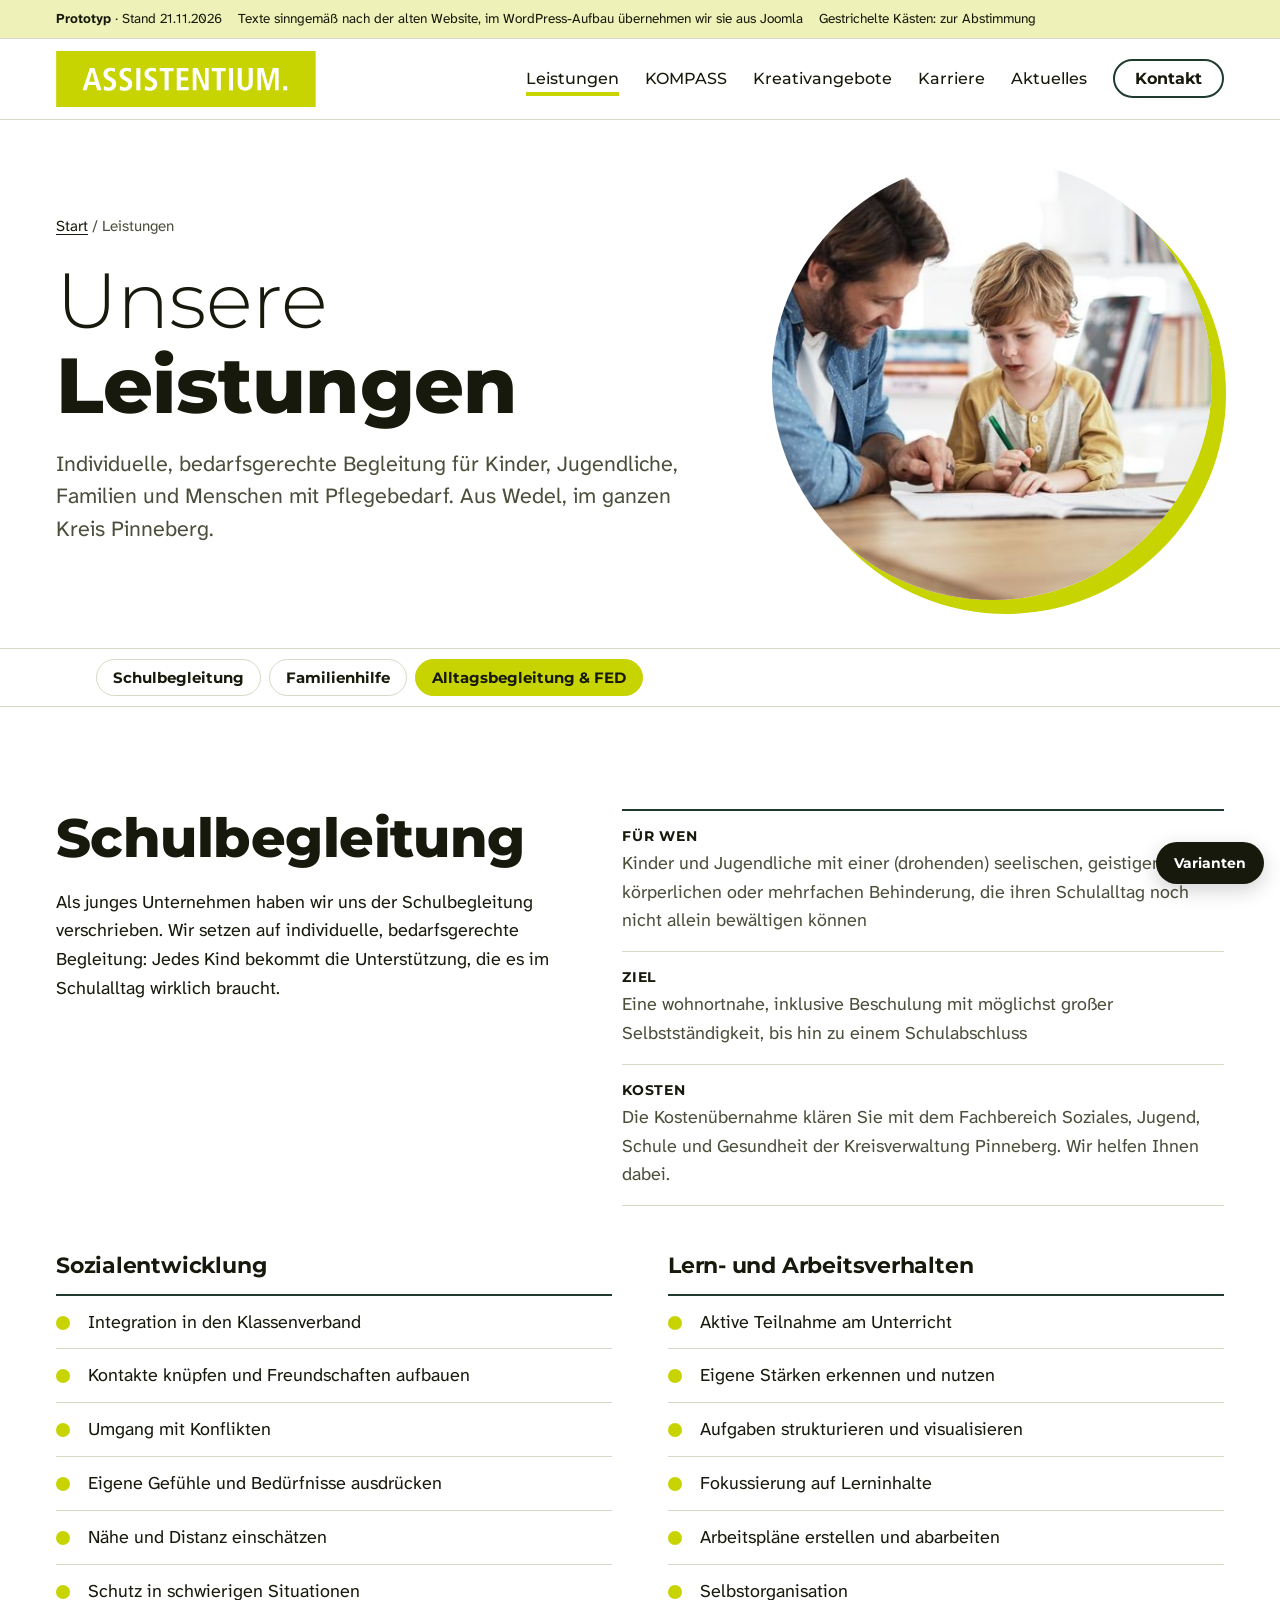
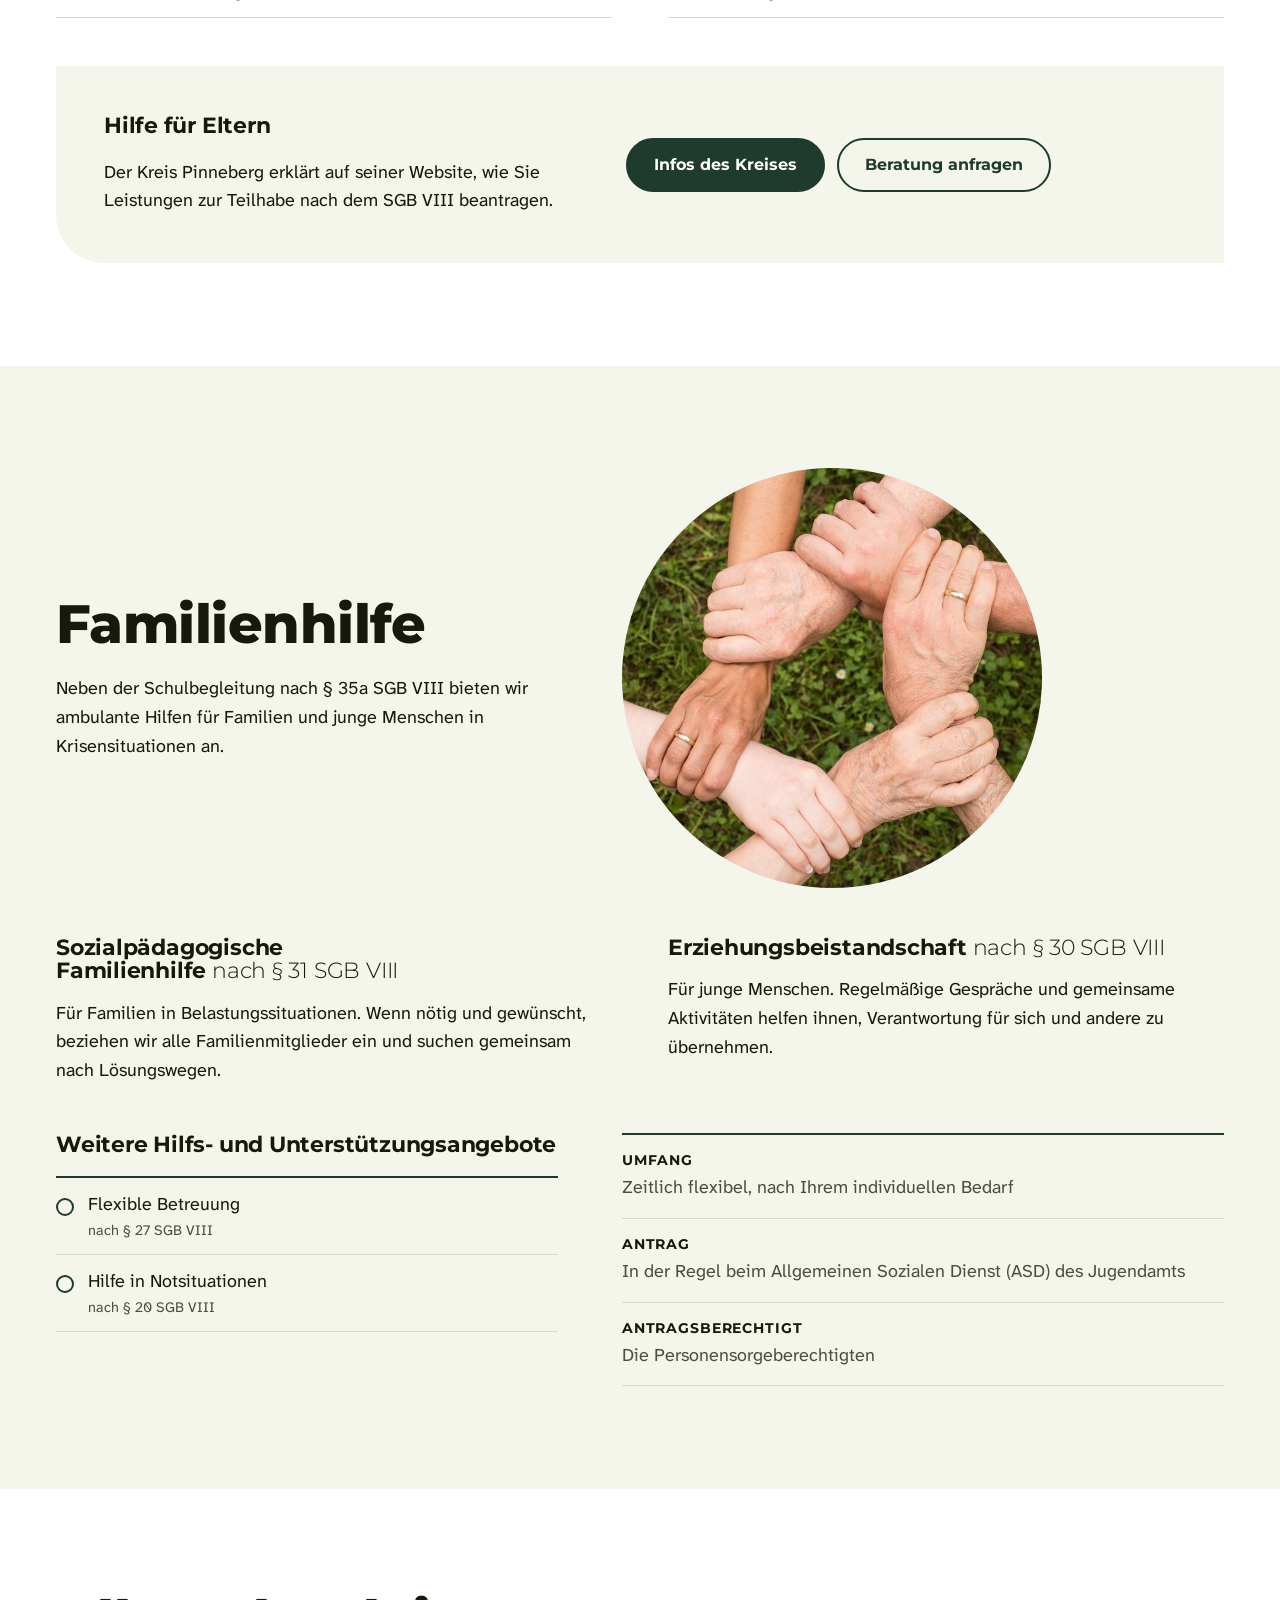
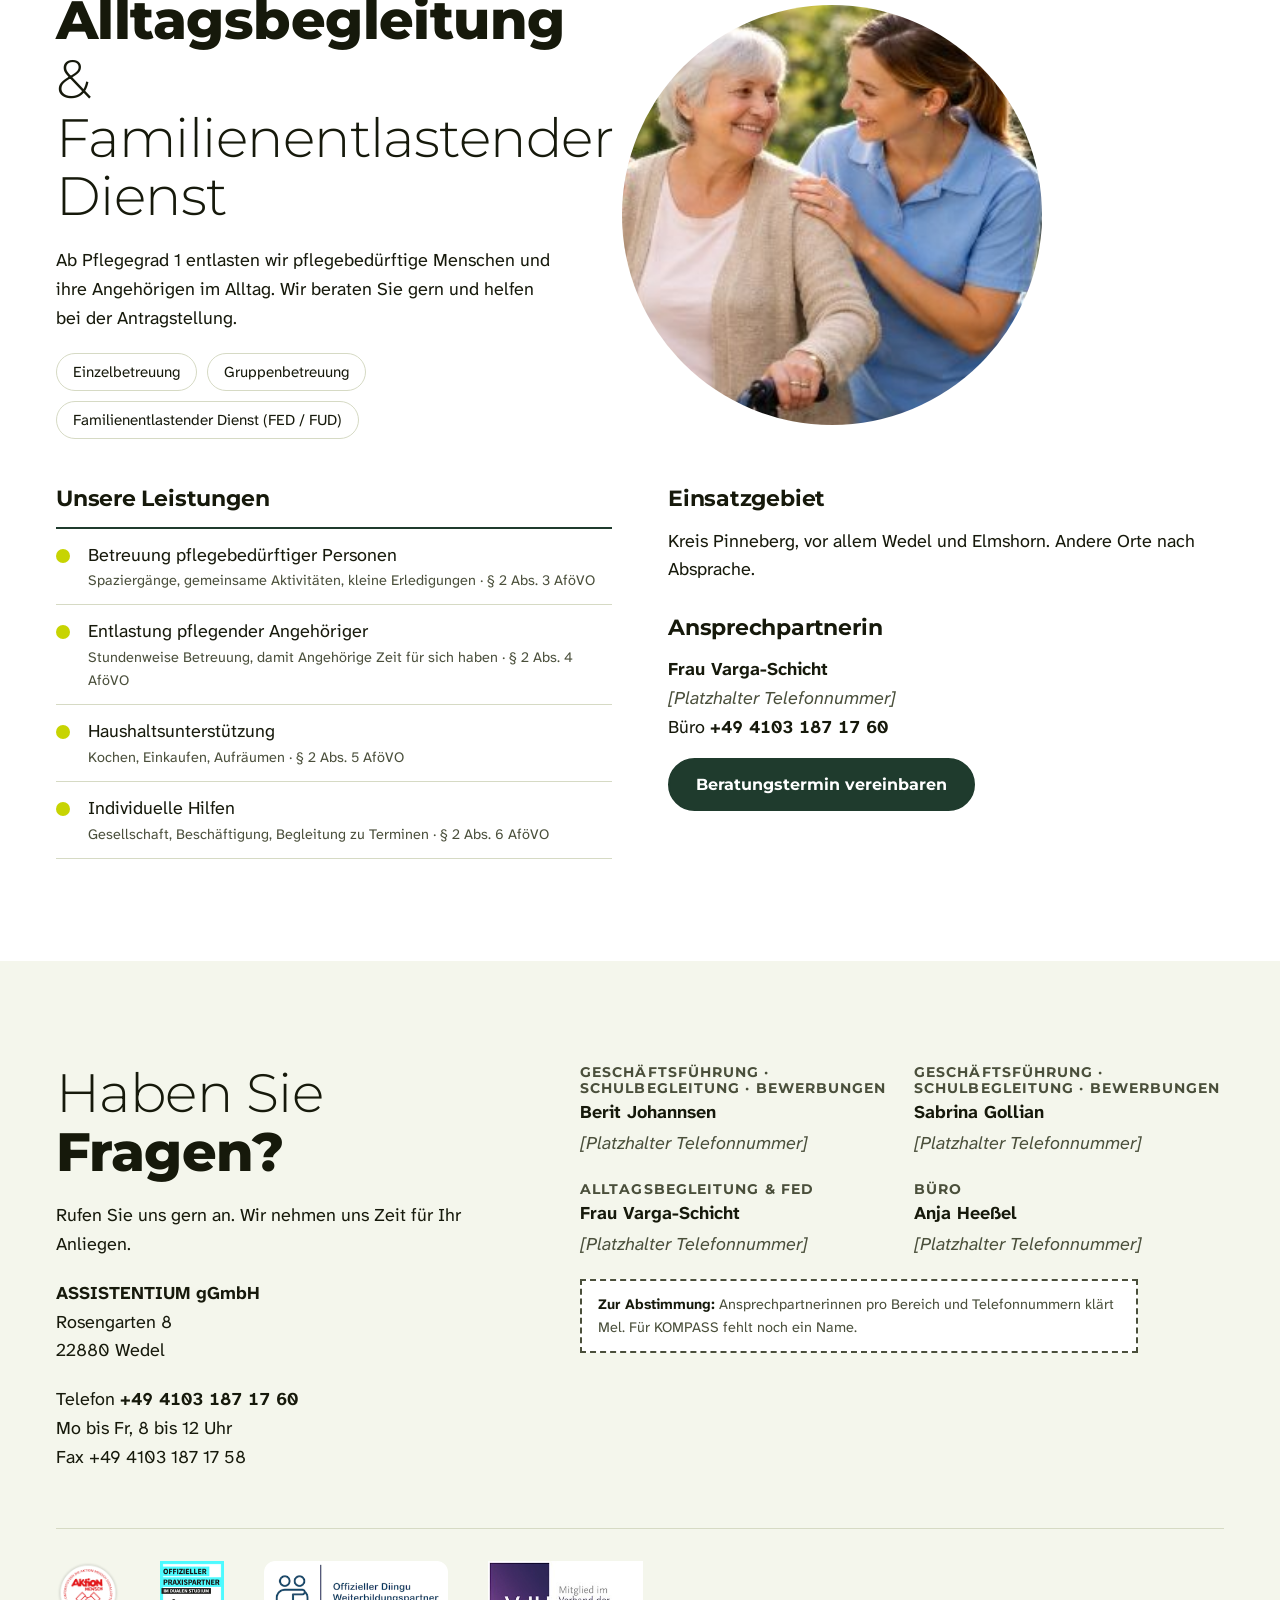
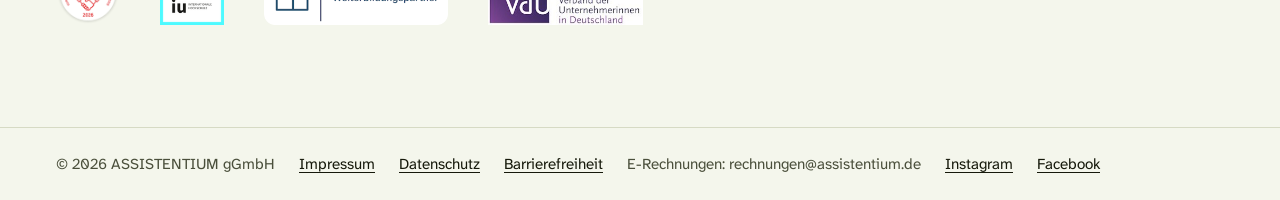
<file: leistungen.html>
<!doctype html>
<html lang="de">
<head>
<meta charset="utf-8">
<meta name="viewport" content="width=device-width, initial-scale=1, viewport-fit=cover">
<meta name="robots" content="noindex, nofollow, noarchive">
<meta name="description" content="Schulbegleitung, Familienhilfe sowie Alltagsbegleitung und Familienentlastender Dienst im Kreis Pinneberg.">
<title>Leistungen – ASSISTENTIUM</title>
<link rel="icon" href="assets/img/assistentium-logo.svg">
<link rel="preconnect" href="https://fonts.googleapis.com">
<link rel="preconnect" href="https://fonts.gstatic.com" crossorigin>
<link rel="stylesheet" href="https://fonts.googleapis.com/css2?family=Atkinson+Hyperlegible+Next:ital,wght@0,400;0,700;1,400&family=Hind:wght@400;600;700&family=Montserrat:wght@300;500;700;800&display=swap">
<link rel="stylesheet" href="assets/css/style.css">
<script src="assets/js/main.js"></script>
</head>
<body>
<a class="skip" href="#main">Zum Inhalt springen</a>
<div class="proto-bar" role="note"><div class="wrap"><span><strong>Prototyp</strong> · Stand 21.11.2026</span><span>Texte sinngemäß nach der alten Website, im WordPress-Aufbau übernehmen wir sie aus Joomla</span><span>Gestrichelte Kästen: zur Abstimmung</span></div></div>
<header class="site-header">
  <div class="wrap bar">
    <a class="brand" href="index.html"><img src="assets/img/assistentium-logo.svg" alt="ASSISTENTIUM, zur Startseite" width="1702" height="365"></a>
    <button class="menu-btn" type="button" aria-expanded="false" aria-controls="nav">Menü</button>
    <nav id="nav" aria-label="Hauptnavigation">
      <ul>
        <li><a href="leistungen.html" aria-current="page">Leistungen</a></li>
        <li><a href="kompass.html">KOMPASS</a></li>
        <li><a href="kreativangebote.html">Kreativangebote</a></li>
        <li><a href="karriere.html">Karriere</a></li>
        <li><a href="aktuelles.html">Aktuelles</a></li>
        <li><a class="nav-cta" href="#kontakt">Kontakt</a></li>
      </ul>
    </nav>
  </div>
</header>
<main id="main" tabindex="-1">
<section class="page-head">
  <div class="wrap grid">
    <div class="stack">
      <p class="crumbs"><a href="index.html">Start</a> / Leistungen</p>
      <h1><span class="light">Unsere</span> Leistungen</h1>
      <p class="lead">Individuelle, bedarfsgerechte Begleitung für Kinder, Jugendliche, Familien und Menschen mit Pflegebedarf. Aus Wedel, im ganzen Kreis Pinneberg.</p>
    </div>
    <figure><img src="assets/img/schulbegleitung.jpg" alt="Ein Begleiter und ein Junge lesen gemeinsam am Schreibtisch" width="800" height="469"></figure>
  </div>
</section>

<nav class="jump" aria-label="Auf dieser Seite">
  <div class="wrap"><ul>
    <li><a href="#schulbegleitung">Schulbegleitung</a></li>
    <li><a href="#familienhilfe">Familienhilfe</a></li>
    <li><a href="#alltagsbegleitung">Alltagsbegleitung &amp; FED</a></li>
  </ul></div>
</nav>

<section class="section" id="schulbegleitung" aria-labelledby="h-sb">
  <div class="wrap stack" style="gap:48px">
    <div class="split">
      <div class="stack">
        <h2 id="h-sb">Schulbegleitung</h2>
        <p>Als junges Unternehmen haben wir uns der Schulbegleitung verschrieben. Wir setzen auf individuelle, bedarfsgerechte Begleitung: Jedes Kind bekommt die Unterstützung, die es im Schulalltag wirklich braucht.</p>
      </div>
      <dl class="facts">
        <div><dt>Für wen</dt><dd>Kinder und Jugendliche mit einer (drohenden) seelischen, geistigen, körperlichen oder mehrfachen Behinderung, die ihren Schulalltag noch nicht allein bewältigen können</dd></div>
        <div><dt>Ziel</dt><dd>Eine wohnortnahe, inklusive Beschulung mit möglichst großer Selbstständigkeit, bis hin zu einem Schulabschluss</dd></div>
        <div><dt>Kosten</dt><dd>Die Kostenübernahme klären Sie mit dem Fachbereich Soziales, Jugend, Schule und Gesundheit der Kreisverwaltung Pinneberg. Wir helfen Ihnen dabei.</dd></div>
      </dl>
    </div>
    <div class="cols-2">
      <div>
        <h3>Sozialentwicklung</h3>
        <ul class="dots">
          <li>Integration in den Klassenverband</li>
          <li>Kontakte knüpfen und Freundschaften aufbauen</li>
          <li>Umgang mit Konflikten</li>
          <li>Eigene Gefühle und Bedürfnisse ausdrücken</li>
          <li>Nähe und Distanz einschätzen</li>
          <li>Schutz in schwierigen Situationen</li>
        </ul>
      </div>
      <div>
        <h3>Lern- und Arbeitsverhalten</h3>
        <ul class="dots">
          <li>Aktive Teilnahme am Unterricht</li>
          <li>Eigene Stärken erkennen und nutzen</li>
          <li>Aufgaben strukturieren und visualisieren</li>
          <li>Fokussierung auf Lerninhalte</li>
          <li>Arbeitspläne erstellen und abarbeiten</li>
          <li>Selbstorganisation</li>
        </ul>
      </div>
    </div>
    <div class="focus split center" style="margin:0">
      <div class="stack">
        <h3>Hilfe für Eltern</h3>
        <p>Der Kreis Pinneberg erklärt auf seiner Website, wie Sie Leistungen zur Teilhabe nach dem SGB VIII beantragen.</p>
      </div>
      <div class="actions">
        <a class="btn btn-primary" href="https://www.kreis-pinneberg.de/Verwaltung/Fachbereich+Familie_+Teilhabe+und+Soziales/Fachdienst+Jugend_+Soziale+Dienste/Abteilung+Eingliederungshilfe+f%C3%BCr+Kinder+und+Jugendliche/Leistungen+zur+Teilhabe+nach+dem+SGB+VIII.html" target="_blank" rel="noopener">Infos des Kreises</a>
        <a class="btn btn-line" href="#kontakt">Beratung anfragen</a>
      </div>
    </div>
  </div>
</section>

<section class="section tint" id="familienhilfe" aria-labelledby="h-fh">
  <div class="wrap stack" style="gap:48px">
    <div class="split center">
      <div class="stack">
        <h2 id="h-fh">Familienhilfe</h2>
        <p>Neben der Schulbegleitung nach § 35a SGB VIII bieten wir ambulante Hilfen für Familien und junge Menschen in Krisensituationen an.</p>
      </div>
      <figure class="figure-round"><img src="assets/img/familienhilfe.jpg" alt="Mehrere Hände halten sich gegenseitig an den Handgelenken und bilden einen Kreis" width="800" height="648" loading="lazy"></figure>
    </div>
    <div class="cols-2">
      <div>
        <h3>Sozialpädagogische Familienhilfe <span class="light">nach § 31 SGB VIII</span></h3>
        <p>Für Familien in Belastungssituationen. Wenn nötig und gewünscht, beziehen wir alle Familienmitglieder ein und suchen gemeinsam nach Lösungswegen.</p>
      </div>
      <div>
        <h3>Erziehungsbeistandschaft <span class="light">nach § 30 SGB VIII</span></h3>
        <p>Für junge Menschen. Regelmäßige Gespräche und gemeinsame Aktivitäten helfen ihnen, Verantwortung für sich und andere zu übernehmen.</p>
      </div>
    </div>
    <div class="split">
      <div class="stack">
        <h3>Weitere Hilfs- und Unterstützungsangebote</h3>
        <ul class="dots ring">
          <li>Flexible Betreuung <small>nach § 27 SGB VIII</small></li>
          <li>Hilfe in Notsituationen <small>nach § 20 SGB VIII</small></li>
        </ul>
      </div>
      <dl class="facts">
        <div><dt>Umfang</dt><dd>Zeitlich flexibel, nach Ihrem individuellen Bedarf</dd></div>
        <div><dt>Antrag</dt><dd>In der Regel beim Allgemeinen Sozialen Dienst (ASD) des Jugendamts</dd></div>
        <div><dt>Antragsberechtigt</dt><dd>Die Personensorgeberechtigten</dd></div>
      </dl>
    </div>
  </div>
</section>

<section class="section" id="alltagsbegleitung" aria-labelledby="h-ab">
  <div class="wrap stack" style="gap:48px">
    <div class="split center">
      <div class="stack">
        <h2 id="h-ab">Alltagsbegleitung <span class="light">&amp; Familienentlastender Dienst</span></h2>
        <p>Ab Pflegegrad 1 entlasten wir pflegebedürftige Menschen und ihre Angehörigen im Alltag. Wir beraten Sie gern und helfen bei der Antragstellung.</p>
        <ul class="chips" aria-label="Angebotsarten"><li>Einzelbetreuung</li><li>Gruppenbetreuung</li><li>Familienentlastender Dienst (FED / FUD)</li></ul>
      </div>
      <figure class="figure-round"><img src="assets/img/alltagsbegleitung.jpg" alt="Eine Alltagsbegleiterin legt einer älteren Frau mit Rollator lächelnd die Hände auf die Schultern" width="470" height="262" loading="lazy"></figure>
    </div>
    <div class="cols-2">
      <div>
        <h3>Unsere Leistungen</h3>
        <ul class="dots">
          <li>Betreuung pflegebedürftiger Personen <small>Spaziergänge, gemeinsame Aktivitäten, kleine Erledigungen · § 2 Abs. 3 AföVO</small></li>
          <li>Entlastung pflegender Angehöriger <small>Stundenweise Betreuung, damit Angehörige Zeit für sich haben · § 2 Abs. 4 AföVO</small></li>
          <li>Haushaltsunterstützung <small>Kochen, Einkaufen, Aufräumen · § 2 Abs. 5 AföVO</small></li>
          <li>Individuelle Hilfen <small>Gesellschaft, Beschäftigung, Begleitung zu Terminen · § 2 Abs. 6 AföVO</small></li>
        </ul>
      </div>
      <div>
        <h3>Einsatzgebiet</h3>
        <p>Kreis Pinneberg, vor allem Wedel und Elmshorn. Andere Orte nach Absprache.</p>
        <h3 style="margin-top:16px">Ansprechpartnerin</h3>
        <p><strong>Frau Varga-Schicht</strong><br><span class="ph-tel">[Platzhalter Telefonnummer]</span><br>Büro <span class="tel">+49 4103 187 17 60</span></p>
        <div class="actions"><a class="btn btn-primary" href="#kontakt">Beratungstermin vereinbaren</a></div>
      </div>
    </div>
  </div>
</section>
</main>
<footer class="site-footer" id="kontakt" aria-labelledby="h-kontakt">
  <div class="wrap section">
    <div class="contact-grid">
      <div class="stack">
        <h2 id="h-kontakt"><span class="light">Haben Sie</span> Fragen?</h2>
        <p>Rufen Sie uns gern an. Wir nehmen uns Zeit für Ihr Anliegen.</p>
        <p><strong>ASSISTENTIUM gGmbH</strong><br>Rosengarten 8<br>22880 Wedel</p>
        <p>Telefon <span class="tel">+49 4103 187 17 60</span><br>Mo bis Fr, 8 bis 12 Uhr<br>Fax +49 4103 187 17 58</p>
      </div>
      <div class="stack">
        <ul class="people">
          <li><span class="area">Geschäftsführung · Schulbegleitung · Bewerbungen</span><strong>Berit Johannsen</strong><span class="ph-tel">[Platzhalter Telefonnummer]</span></li>
          <li><span class="area">Geschäftsführung · Schulbegleitung · Bewerbungen</span><strong>Sabrina Gollian</strong><span class="ph-tel">[Platzhalter Telefonnummer]</span></li>
          <li><span class="area">Alltagsbegleitung &amp; FED</span><strong>Frau Varga-Schicht</strong><span class="ph-tel">[Platzhalter Telefonnummer]</span></li>
          <li><span class="area">Büro</span><strong>Anja Heeßel</strong><span class="ph-tel">[Platzhalter Telefonnummer]</span></li>
        </ul>
        <p class="proto-note"><strong>Zur Abstimmung:</strong> Ansprechpartnerinnen pro Bereich und Telefonnummern klärt Mel. Für KOMPASS fehlt noch ein Name.</p>
      </div>
    </div>
    <div class="partners" aria-label="Partner und Auszeichnungen">
      <img src="assets/img/aktion-mensch.png" alt="Aktion Mensch: wir unterstützen die Soziallotterie 2026" width="142" height="142">
      <img src="assets/img/iu-praxispartner.png" alt="Offizieller Praxispartner im dualen Studium der IU Internationalen Hochschule" width="110" height="110">
      <img src="assets/img/diingu.png" alt="Offizieller Diingu Weiterbildungspartner" width="316" height="110">
      <img src="assets/img/vdu.jpg" alt="Mitglied im Verband deutscher Unternehmerinnen" width="291" height="120">
    </div>
  </div>
  <div class="legal">
    <div class="wrap">
      <span>© 2026 ASSISTENTIUM gGmbH</span>
      <a href="#kontakt">Impressum</a><a href="#kontakt">Datenschutz</a><a href="#kontakt">Barrierefreiheit</a>
      <span>E-Rechnungen: rechnungen@assistentium.de</span>
      <a href="https://www.instagram.com/assistentium/" target="_blank" rel="noopener">Instagram</a>
      <a href="https://www.facebook.com/Assistentium/" target="_blank" rel="noopener">Facebook</a>
    </div>
  </div>
</footer>
</body>
</html>
</file>
<file: assets/css/style.css>
/* ASSISTENTIUM Prototyp – gemeinsames Stylesheet
   Layout: Vollbild-Hero mit Textblock, Angebote und Jobs als Zeilen statt Kacheln,
   Kreise für Menschen, Leitbild und KOMPASS-Prinzip. Mobile first.
   Farbvarianten über html[data-farbe], Fließtext über html[data-schrift]. */

:root {
  --lime: #C7D402;          /* Markengrün (Logo), nur als Fläche mit dunkler Schrift */
  --lime-soft: #EEF2B8;
  --ink: #16190B;           /* Text */
  --ink-soft: #4A4F3B;
  --paper: #FFFFFF;
  --mist: #F4F6EC;
  --line: #D6DAC4;
  --link: #0000FF;          /* Markenblau, nur Textlinks und Fokus */

  /* Variante Waldgrün (Standard) */
  --strong: #1F3B2D;        /* Buttons, Linien, dunkle Akzente */
  --band-bg: #1F3B2D;       /* dunkle Bänder: Hero-Block, Karriere, Film */
  --band-fg: #FFFFFF;
  --band-muted: #CFDCCF;
  --band-line: #3C5848;
  --band-accent: #C7D402;
  --band-btn-bg: #C7D402;
  --band-btn-fg: #16190B;

  --display: "Montserrat", "Segoe UI", system-ui, sans-serif;
  --body: "Atkinson Hyperlegible Next", "Atkinson Hyperlegible", system-ui, -apple-system, "Segoe UI", sans-serif;
  --step-0: 1.125rem;
  --step-1: 1.35rem;
  --step-2: clamp(1.6rem, 1.2rem + 1.6vw, 2.2rem);
  --step-3: clamp(2.1rem, 1.4rem + 3vw, 3.4rem);
  --step-4: clamp(2.5rem, 1.5rem + 4.6vw, 4.9rem);
  --space: clamp(56px, 8vw, 112px);
  --header-h: 88px;
  color-scheme: light;
}
html[data-farbe="anthrazit"] {
  --strong: #2E3236; --band-bg: #2E3236; --band-muted: #D3D6D9; --band-line: #4A4F55;
}
html[data-farbe="hell"] {
  --strong: #1F3B2D; --band-bg: #F1F4D6; --band-fg: #16190B; --band-muted: #4A4F3B; --band-line: #D3D9A8;
  --band-accent: #3D5418; --band-btn-bg: #1F3B2D; --band-btn-fg: #FFFFFF;
}
html[data-schrift="hind"] { --body: "Hind", system-ui, -apple-system, "Segoe UI", sans-serif; }
html[data-schrift="hind"] body { line-height: 1.65; }

* { box-sizing: border-box; }
[hidden] { display: none !important; }
html { scroll-behavior: smooth; }
@media (prefers-reduced-motion: reduce) { html { scroll-behavior: auto; } *, *::before, *::after { animation: none !important; transition: none !important; } }
body { margin: 0; background: var(--paper); color: var(--ink); font-family: var(--body); font-size: var(--step-0); line-height: 1.6; }
body::before { content: ""; position: fixed; inset: 0 0 auto; height: env(safe-area-inset-top, 0px); z-index: 60; background: var(--paper); }
img { max-width: 100%; }
h1, h2, h3 { font-family: var(--display); line-height: 1.08; margin: 0; text-wrap: balance; letter-spacing: -0.01em; }
h1 { font-size: var(--step-4); font-weight: 800; }
h2 { font-size: var(--step-3); font-weight: 800; }
h3 { font-size: var(--step-1); font-weight: 700; }
h4 { font: 700 1.05rem var(--display); margin: 0; }
.light { font-weight: 300; }
p { margin: 0; max-width: 62ch; }
a { color: var(--link); text-underline-offset: 3px; }
:focus-visible { outline: 3px solid var(--link); outline-offset: 3px; }
.wrap { max-width: 1200px; margin-inline: auto; padding-left: max(16px, env(safe-area-inset-left, 0px)); padding-right: max(16px, env(safe-area-inset-right, 0px)); }
.section { padding-block: var(--space); }
.section.tight-top { padding-top: 0; }
[id] { scroll-margin-top: calc(var(--header-h) + 64px + env(safe-area-inset-top, 0px)); }
.stack { display: flex; flex-direction: column; gap: 20px; }
.sr { position: absolute; width: 1px; height: 1px; overflow: hidden; clip: rect(0 0 0 0); white-space: nowrap; }
.skip { position: absolute; left: 16px; top: -100px; background: var(--strong); color: #fff; padding: 12px 18px; z-index: 100; font-weight: 700; }
.skip:focus { top: calc(12px + env(safe-area-inset-top, 0px)); }
.lead { font-size: var(--step-1); line-height: 1.5; color: var(--ink-soft); }

/* Prototyp-Hinweise */
.proto-bar { background: var(--lime-soft); color: var(--ink); font-size: 0.85rem; border-bottom: 1px solid var(--line); }
.proto-bar .wrap { padding-block: 8px; display: flex; flex-wrap: wrap; gap: 4px 16px; }
.proto-note { border: 2px dashed var(--ink-soft); padding: 12px 16px; font-size: 0.9rem; color: var(--ink-soft); max-width: 62ch; background: var(--paper); }
.proto-note strong { color: var(--ink); }
.ph-tel { font-style: italic; color: var(--ink-soft); font-weight: 400; }

/* Buttons */
.actions { display: flex; flex-wrap: wrap; gap: 12px; }
.btn { display: inline-flex; align-items: center; gap: 10px; min-height: 52px; padding: 12px 26px; border-radius: 999px; font-family: var(--display); font-weight: 700; font-size: 1rem; text-decoration: none; border: 2px solid var(--strong); transition: background .2s, color .2s, border-color .2s; }
.btn-primary { background: var(--strong); color: #fff; }
.btn-primary:hover { background: var(--lime); border-color: var(--lime); color: var(--ink); }
.btn-line { background: transparent; color: var(--strong); }
.btn-line:hover { background: var(--strong); color: #fff; }
.band .btn-primary, .hero-panel .btn-primary { background: var(--band-btn-bg); border-color: var(--band-btn-bg); color: var(--band-btn-fg); }
.band .btn-primary:hover, .hero-panel .btn-primary:hover { background: var(--band-fg); border-color: var(--band-fg); color: var(--band-bg); }
.band .btn-line, .hero-panel .btn-line { color: var(--band-fg); border-color: var(--band-fg); }
.band .btn-line:hover, .hero-panel .btn-line:hover { background: var(--band-fg); color: var(--band-bg); }
.more { font: 700 1.05rem var(--display); color: var(--ink); text-decoration-color: var(--lime); text-decoration-thickness: 4px; text-underline-offset: 6px; }
.more:hover { text-decoration-color: var(--strong); }
.band .more { color: var(--band-fg); }

/* Header */
.site-header { position: sticky; top: env(safe-area-inset-top, 0px); z-index: 50; background: var(--paper); border-bottom: 1px solid var(--line); }
.bar { display: flex; align-items: center; justify-content: space-between; gap: 16px; min-height: 72px; padding-block: 12px; }
.brand { display: block; line-height: 0; flex-shrink: 1; min-width: 0; }
.brand img { height: auto; width: min(240px, 58vw); display: block; }
.menu-btn { font: 700 1rem var(--display); background: var(--paper); color: var(--strong); border: 2px solid var(--strong); border-radius: 999px; min-height: 48px; padding: 8px 20px; cursor: pointer; }
.menu-btn[aria-expanded="true"] { background: var(--strong); color: #fff; }
#nav { position: absolute; inset: 100% 0 auto; background: var(--paper); border-bottom: 1px solid var(--line); }
#nav ul { list-style: none; margin: 0; padding: 8px max(16px, env(safe-area-inset-right, 0px)) 20px max(16px, env(safe-area-inset-left, 0px)); }
#nav a { display: block; padding: 14px 0; border-bottom: 1px solid var(--line); color: var(--ink); text-decoration: none; font: 700 1.25rem var(--display); }
#nav a[aria-current="page"] { text-decoration: underline; text-decoration-color: var(--lime); text-decoration-thickness: 4px; text-underline-offset: 8px; }

/* Startseiten-Hero: Vollbild + Textblock */
.hero-photo { position: relative; background: var(--band-bg); }
.hero-photo .photo { display: block; width: 100%; height: auto; aspect-ratio: 4 / 3; object-fit: cover; object-position: 30% 40%; }
.hero-panel { background: var(--band-bg); color: var(--band-fg); }
.hero-panel .inner { padding-block: 36px 44px; display: flex; flex-direction: column; gap: 22px; }
.hero-panel h1 { font-size: clamp(2.3rem, 1.4rem + 4.2vw, 4.4rem); }
.hero-panel h1 .light { color: var(--band-accent); }
.hero-panel .lead { color: var(--band-muted); }
.credit { position: absolute; right: max(12px, env(safe-area-inset-right, 0px)); top: 10px; font-size: 0.75rem; background: rgba(255,255,255,.88); color: var(--ink); padding: 2px 8px; }
.play-ring { width: 72px; height: 72px; border-radius: 50%; background: var(--strong); display: grid; place-items: center; flex-shrink: 0; transition: transform .2s; }
.film-link { display: inline-flex; align-items: center; gap: 12px; color: var(--band-fg); font: 700 1rem var(--display); text-decoration: none; }
.film-link .play-ring { width: 48px; height: 48px; background: var(--lime); }
.film-link:hover .play-ring { transform: scale(1.06); }

/* Unterseiten-Kopf */
.page-head { padding-block: 40px 48px; border-bottom: 1px solid var(--line); }
.page-head .grid { display: grid; gap: 32px; align-items: center; }
.page-head .grid > * { min-width: 0; }
.page-head h1 { font-size: var(--step-4); }
.page-head figure { margin: 0; }
.page-head figure img { display: block; width: 100%; height: auto; border-radius: 50%; aspect-ratio: 1; object-fit: cover; max-width: min(440px, 78vw); margin-inline: auto; box-shadow: 14px 14px 0 var(--lime); }
.crumbs { font-size: 0.95rem; color: var(--ink-soft); }
.crumbs a { color: var(--ink); }

/* Sprungmarken */
.jump { position: sticky; top: calc(var(--header-h) - 16px + env(safe-area-inset-top, 0px)); z-index: 40; background: var(--paper); border-bottom: 1px solid var(--line); }
.jump ul { list-style: none; margin: 0; padding-block: 10px; display: flex; gap: 8px; overflow-x: auto; scrollbar-width: none; }
.jump ul::-webkit-scrollbar { display: none; }
.jump a { display: inline-block; white-space: nowrap; padding: 8px 16px; border-radius: 999px; border: 1.5px solid var(--line); color: var(--ink); text-decoration: none; font: 700 0.95rem var(--display); }
.jump a:hover { border-color: var(--strong); }
.jump a[aria-current="true"] { background: var(--lime); border-color: var(--lime); }

/* Leitbild-Kreis */
.leitbild-grid { display: grid; gap: 48px; align-items: center; }
.leitbild-grid > * { min-width: 0; }
.manifest { font: 300 var(--step-2)/1.35 var(--display); max-width: 30ch; }
.manifest b { font-weight: 800; }
.leitbild { container-type: inline-size; width: min(100%, 560px); justify-self: center; margin: 0; }
.leitbild-disc { aspect-ratio: 1; border-radius: 50%; background: var(--lime); color: var(--ink); display: grid; place-items: center; padding: 15%; text-align: center; overflow: hidden; font-family: var(--display); }
.leitbild-disc h2 { font-size: 5.6cqi; font-weight: 800; letter-spacing: 0.01em; }
.leitbild-disc .sub { display: block; font-size: 3cqi; font-weight: 500; margin-top: 1cqi; }
.leitbild-disc p { font-size: 3.05cqi; line-height: 1.3; font-weight: 500; margin-top: 3cqi; max-width: none; }
.leitbild-disc .k { font-size: 4.35cqi; font-weight: 700; }
@media (max-width: 520px) {
  .leitbild-disc { aspect-ratio: auto; border-radius: 32px; padding: 32px 24px; }
  .leitbild-disc h2 { font-size: 1.5rem; } .leitbild-disc .sub { font-size: 0.95rem; }
  .leitbild-disc p { font-size: 1rem; } .leitbild-disc .k { font-size: 1.15rem; }
}

/* Fakten, Listen */
.facts { margin: 0; border-top: 2px solid var(--strong); }
.facts div { display: grid; gap: 4px; padding-block: 16px; border-bottom: 1px solid var(--line); }
.facts dt { font: 700 0.9rem var(--display); text-transform: uppercase; letter-spacing: 0.06em; }
.facts dd { margin: 0; color: var(--ink-soft); }
.split { display: grid; gap: 40px; }
.split > * { min-width: 0; }
.dots { margin: 0; padding: 0; list-style: none; border-top: 2px solid var(--strong); }
.dots li { padding: 12px 0 12px 32px; border-bottom: 1px solid var(--line); position: relative; }
.dots li::before { content: ""; position: absolute; left: 0; top: 20px; width: 14px; height: 14px; border-radius: 50%; background: var(--lime); }
.dots.ring li::before { background: transparent; border: 2px solid var(--strong); }
.dots small { display: block; color: var(--ink-soft); font-size: 0.9rem; }
.cols-2 { display: grid; gap: 40px; }
.cols-2 > * { min-width: 0; display: flex; flex-direction: column; gap: 16px; }
.chips { list-style: none; margin: 0; padding: 0; display: flex; flex-wrap: wrap; gap: 10px; }
.chips li { border: 1.5px solid var(--line); border-radius: 999px; padding: 6px 16px; font-size: 0.95rem; background: var(--paper); }
.band .chips li { border-color: var(--band-line); background: transparent; }
.badge { align-self: flex-start; background: var(--lime-soft); color: var(--ink); font: 700 0.85rem var(--display); padding: 4px 14px; border-radius: 999px; }
.badge.pause { background: #FCE8C8; }
.figure-round { margin: 0; }
.figure-round img { display: block; width: 100%; height: auto; border-radius: 50%; aspect-ratio: 1; object-fit: cover; max-width: 420px; }
.figure-wide { margin: 0; }
.figure-wide img { display: block; width: 100%; height: auto; border-radius: 24px; }
.wordmark { height: 56px; width: auto; max-width: 100%; object-fit: contain; object-position: left; }

/* Zeilen-Listen */
.rows { list-style: none; margin: 0; padding: 0; border-top: 2px solid currentColor; }
.rows li { border-bottom: 1px solid var(--line); }
.row { display: grid; grid-template-columns: 1fr auto; gap: 8px 24px; align-items: center; padding: 26px 0; color: inherit; text-decoration: none; }
.row > div { min-width: 0; display: flex; flex-direction: column; gap: 6px; }
.row h3 { font-size: var(--step-2); }
.row p { color: var(--ink-soft); }
.row .meta { font-size: 0.95rem; color: var(--ink-soft); }
.row > .arrow { grid-column: 2; grid-row: 1; }
.row > div + div { grid-column: 1 / -1; grid-row: 2; }
.arrow { width: 56px; height: 56px; border-radius: 50%; border: 2px solid currentColor; display: grid; place-items: center; transition: background .2s, transform .2s; }
.row:hover .arrow, .row:focus-visible .arrow { background: var(--lime); border-color: var(--lime); color: var(--ink); transform: translateX(4px); }
.row:hover h3 { text-decoration: underline; text-decoration-color: var(--lime); text-decoration-thickness: 4px; text-underline-offset: 6px; }
.rows-simple .row { grid-template-columns: minmax(0, 1fr) auto; }
.section-head { display: flex; flex-wrap: wrap; justify-content: space-between; align-items: end; gap: 16px; margin-bottom: 32px; }

/* Schwerpunkt-Block */
.focus { background: var(--mist); padding: clamp(24px, 4vw, 48px); margin-bottom: 48px; border-radius: 0 0 0 48px; }

/* Bänder */
.band { background: var(--band-bg); color: var(--band-fg); }
.band p, .band .meta, .band .row p, .band .lead { color: var(--band-muted); }
.band .rows li { border-color: var(--band-line); }
.band a:not(.btn):not(.row):not(.more) { color: var(--band-accent); }
.band .light-accent { color: var(--band-accent); }
.band .dots { border-top-color: var(--band-accent); }
.band .dots li { border-bottom-color: var(--band-line); }
.band .dots.ring li::before { border-color: var(--band-fg); }
.band h3 { color: var(--band-fg); }
.places { margin-top: var(--space); padding-top: 32px; border-top: 1px solid var(--band-line); }
.places p { font: 300 clamp(1.4rem, 1rem + 2.4vw, 2.8rem)/1.25 var(--display); color: var(--band-fg); max-width: none; }
.places b { font-weight: 800; color: var(--band-accent); }
.lime-band { background: var(--lime); color: var(--ink); }
.lime-band p { color: var(--ink); }
.tint { background: var(--mist); }

/* Film */
.video { position: relative; aspect-ratio: 16 / 9; width: 100%; background: var(--band-bg); color: var(--band-fg); overflow: hidden; border-radius: 24px; }
.video iframe { position: absolute; inset: 0; width: 100%; height: 100%; border: 0; }
.video-poster { position: absolute; inset: 0; display: grid; place-items: center; padding: 16px; text-align: center; }
.video-poster::before { content: ""; position: absolute; width: 62%; aspect-ratio: 1; border-radius: 50%; border: 2px solid var(--band-accent); opacity: .35; left: 58%; top: -18%; }
.video-poster::after { content: ""; position: absolute; width: 38%; aspect-ratio: 1; border-radius: 50%; background: var(--lime); opacity: .14; left: -8%; bottom: -22%; }
.video-start { position: relative; z-index: 1; display: flex; flex-direction: column; align-items: center; gap: clamp(10px, 2vw, 18px); background: none; border: 0; color: inherit; cursor: pointer; font-family: var(--display); padding: 8px; }
.video-start .play-ring { width: clamp(64px, 11vw, 120px); height: auto; aspect-ratio: 1; background: var(--lime); }
.video-start:hover .play-ring { transform: scale(1.06); }
.video-title { font-weight: 800; font-size: clamp(1.1rem, 0.8rem + 1.6vw, 2rem); line-height: 1.15; }
.video-title .light { font-weight: 300; }
.video-consent { position: relative; z-index: 1; font-size: clamp(0.78rem, 0.7rem + 0.3vw, 0.9rem); color: var(--band-muted); max-width: 52ch; margin: clamp(4px, 1vw, 12px) auto 0; }
.video-consent a { color: var(--band-accent); }
.film-caption { margin-top: 16px; color: var(--ink-soft); display: flex; flex-wrap: wrap; gap: 8px 24px; }
.consent-mobile { display: none; width: 100%; font-size: 0.9rem; }
@media (max-width: 520px) { .video-consent { display: none; } .film-caption .consent-mobile { display: block; } }

/* KOMPASS */
.k-logo { width: 190px; height: auto; }
.k-pillars { font: 700 1.15rem/1.4 var(--display); }
.k-head h1::after, .k-head h2::after { content: ""; display: block; width: 96px; height: 4px; background: var(--lime); margin-top: 22px; }
.k-photo { margin: 0; }
.k-photo img { display: block; width: 100%; height: auto; }
/* KOMPASS-Prinzip als Kreis */
.orbit { position: relative; width: min(100%, 620px); margin-inline: auto; container-type: inline-size; }
.orbit-center { display: grid; place-items: center; text-align: center; aspect-ratio: 1; width: 52%; margin: 0 auto 20px; border-radius: 50%; background: var(--lime); font: 800 clamp(1rem, .8rem + 1vw, 1.5rem)/1.2 var(--display); padding: 12px; }
.orbit ul { list-style: none; margin: 0; padding: 0; display: flex; flex-wrap: wrap; justify-content: center; gap: 8px; }
.orbit li { border: 1.5px solid var(--strong); border-radius: 999px; padding: 6px 14px; font-size: 0.95rem; background: var(--paper); }
@media (min-width: 760px) {
  .orbit { aspect-ratio: 1; }
  .orbit::before { content: ""; position: absolute; inset: 12%; border-radius: 50%; border: 2px dashed var(--line); }
  .orbit-center { position: absolute; inset: 0; margin: auto; width: 40%; height: 40%; }
  .orbit ul { position: absolute; inset: 0; display: block; }
  .orbit li { position: absolute; left: 50%; top: 50%; white-space: nowrap;
    transform: translate(-50%, -50%) rotate(calc(var(--i) * 36deg)) translateY(-38cqi) rotate(calc(var(--i) * -36deg)); }
}
.pilot { list-style: none; margin: 0; padding: 0; display: grid; gap: 12px; grid-template-columns: repeat(auto-fit, minmax(150px, 1fr)); }
.pilot li { border-top: 2px solid var(--strong); padding-top: 12px; font: 700 1rem var(--display); }

/* Kreativangebote */
.offer { display: grid; gap: 32px; padding-block: var(--space); border-top: 1px solid var(--line); }
.offer:first-of-type { border-top: 0; }
.offer > * { min-width: 0; }
.download { display: inline-flex; align-items: center; gap: 10px; font: 700 1rem var(--display); color: var(--ink); text-decoration: none; border-bottom: 3px solid var(--lime); padding-bottom: 2px; align-self: flex-start; }
.download:hover { border-color: var(--strong); }

/* Karriere */
.job { border-top: 1px solid var(--line); }
.job:last-child { border-bottom: 1px solid var(--line); }
.job summary { list-style: none; cursor: pointer; display: grid; grid-template-columns: minmax(0, 1fr) auto; gap: 8px 24px; align-items: center; padding: 24px 0; }
.job summary::-webkit-details-marker { display: none; }
.job summary h3 { font-size: var(--step-2); }
.job summary .meta { display: block; color: var(--ink-soft); font-size: 0.95rem; margin-top: 6px; }
.job summary .arrow { transition: transform .2s, background .2s; }
.job[open] summary .arrow { transform: rotate(90deg); background: var(--lime); border-color: var(--lime); }
.job .job-body { padding-bottom: 32px; display: grid; gap: 32px; }
.job .job-body > * { min-width: 0; }

/* News */
.news { display: grid; gap: 40px; }
.news article { display: flex; flex-direction: column; gap: 12px; min-width: 0; }
.news figure { margin: 0; aspect-ratio: 4 / 3; overflow: hidden; border-radius: 24px; background: var(--mist); }
.news figure img { width: 100%; height: 100%; object-fit: cover; display: block; transition: transform .3s; }
.news figure.contain img { object-fit: contain; padding: 18%; }
.news figure.pdf { display: grid; place-items: center; background: var(--lime-soft); font: 800 clamp(2.5rem, 2rem + 2vw, 4rem) var(--display); color: var(--strong); }
.news article:hover figure img { transform: scale(1.03); }
.kind { font: 700 0.85rem var(--display); text-transform: uppercase; letter-spacing: 0.08em; color: var(--ink-soft); }
.news h3 a { color: var(--ink); text-decoration: none; }
.news h3 a:hover { text-decoration: underline; text-decoration-color: var(--lime); text-decoration-thickness: 4px; }

/* Beitrag */
.article { max-width: 760px; margin-inline: auto; display: flex; flex-direction: column; gap: 24px; }
.article .figure-wide img { max-height: 520px; object-fit: cover; }
.donate { background: var(--lime-soft); border-radius: 24px; padding: 24px; display: grid; gap: 8px; }
.donate dl { margin: 0; display: grid; grid-template-columns: max-content 1fr; gap: 6px 16px; }
.donate dt { font-weight: 700; }
.donate dd { margin: 0; font-variant-numeric: tabular-nums; overflow-wrap: anywhere; }
.copy { justify-self: start; margin-top: 8px; font: 700 0.95rem var(--display); background: var(--strong); color: #fff; border: 0; border-radius: 999px; padding: 10px 18px; cursor: pointer; }

/* Unterstützen */
.ways { display: grid; gap: 0; margin: 0; padding: 0; list-style: none; border-top: 2px solid var(--ink); }
.ways li { padding-block: 20px; border-bottom: 1px solid rgba(22,25,11,.25); display: flex; flex-direction: column; gap: 6px; }
.ways strong { font: 700 1.2rem var(--display); }
.ways img { height: 40px; width: auto; align-self: flex-start; }

/* Footer mit Kontakt */
.site-footer { background: var(--mist); margin-top: 0; }
.contact-grid { display: grid; gap: 40px; }
.contact-grid > * { min-width: 0; }
.people { list-style: none; margin: 0; padding: 0; display: grid; gap: 24px; }
.people li { display: flex; flex-direction: column; gap: 2px; }
.people .area { font: 700 0.85rem var(--display); text-transform: uppercase; letter-spacing: 0.08em; color: var(--ink-soft); }
.tel { font-variant-numeric: tabular-nums; font-weight: 700; }
.partners { display: flex; flex-wrap: wrap; align-items: center; gap: 24px 40px; margin-top: 56px; padding-top: 32px; border-top: 1px solid var(--line); }
.partners img { height: 64px; width: auto; }
.legal { border-top: 1px solid var(--line); }
.legal .wrap { padding-block: 24px; display: flex; flex-wrap: wrap; gap: 8px 24px; font-size: 0.95rem; color: var(--ink-soft); }
.legal a { color: var(--ink); }

/* Varianten-Umschalter (nur Prototyp) */
.variants { position: fixed; z-index: 80; right: max(16px, env(safe-area-inset-right, 0px)); bottom: max(16px, env(safe-area-inset-bottom, 0px)); font-family: var(--display); }
.variants-toggle { background: var(--ink); color: #fff; border: 0; border-radius: 999px; padding: 12px 18px; font: 700 0.9rem var(--display); cursor: pointer; box-shadow: 0 6px 20px rgba(0,0,0,.18); }
.variants-panel { position: absolute; right: 0; bottom: calc(100% + 10px); width: min(300px, calc(100vw - 32px)); background: #fff; color: var(--ink); border: 1px solid var(--line); border-radius: 18px; padding: 18px; box-shadow: 0 10px 30px rgba(0,0,0,.18); display: grid; gap: 16px; }
.variants-panel fieldset { border: 0; margin: 0; padding: 0; display: grid; gap: 6px; }
.variants-panel legend { font-weight: 800; font-size: 0.95rem; margin-bottom: 4px; }
.variants-panel label { display: flex; align-items: center; gap: 10px; font: 500 0.95rem var(--body); cursor: pointer; }
.variants-panel .sw { width: 22px; height: 22px; border-radius: 50%; border: 1px solid var(--line); flex-shrink: 0; }
.variants-panel p { font: 400 0.8rem/1.4 var(--body); color: var(--ink-soft); }

@media (min-width: 760px) {
  .split { grid-template-columns: 5fr 6fr; gap: 64px; align-items: start; }
  .split.center { align-items: center; }
  .split.reverse > :first-child { order: 2; }
  .cols-2 { grid-template-columns: 1fr 1fr; gap: 56px; }
  .news { grid-template-columns: repeat(3, minmax(0, 1fr)); gap: 32px; }
  .contact-grid { grid-template-columns: 1fr 1.4fr; gap: 64px; }
  .people { grid-template-columns: 1fr 1fr; }
  .row { grid-template-columns: minmax(0, 2fr) minmax(0, 3fr) auto; }
  .row > div + div { grid-column: 2; grid-row: 1; }
  .row > .arrow { grid-column: 3; }
  .rows-simple .row { grid-template-columns: minmax(0, 1fr) auto; }
  .ways { grid-template-columns: repeat(3, 1fr); gap: 32px; border-top: 0; }
  .ways li { border-top: 2px solid var(--ink); border-bottom: 0; }
  .leitbild-grid { grid-template-columns: 5fr 6fr; gap: 64px; }
  .page-head .grid { grid-template-columns: 7fr 5fr; gap: 56px; }
  .offer { grid-template-columns: 5fr 6fr; gap: 56px; align-items: start; }
  .job .job-body { grid-template-columns: 1fr 1fr; }
  .hero-photo .photo { aspect-ratio: 16 / 9; }
}
@media (min-width: 900px) {
  .hero-photo { background: transparent; }
  .hero-photo .photo { aspect-ratio: 21 / 9; max-height: 74vh; object-position: 50% 32%; }
  .hero-photo .wrap { position: relative; margin-top: -170px; }
  .hero-panel { width: min(560px, 52%); border-radius: 0 48px 0 0; }
  .hero-panel .inner { padding: 34px 38px 38px; gap: 18px; }
  .hero-panel h1 { font-size: clamp(2.2rem, 1rem + 2.5vw, 3.3rem); }
  .hero-panel .lead { font-size: 1.15rem; }
}
@media (min-width: 1040px) {
  .menu-btn { display: none; }
  #nav { position: static; border: 0; background: none; }
  #nav ul { display: flex; gap: 26px; padding: 0; align-items: center; }
  #nav a { border: 0; padding: 8px 0; font-size: 1rem; font-weight: 500; }
  #nav a.nav-cta { border: 2px solid var(--strong); border-radius: 999px; padding: 8px 20px; font-weight: 700; }
  #nav a.nav-cta:hover { background: var(--lime); border-color: var(--lime); }
  #nav[hidden] { display: block !important; }
  .brand img { width: 260px; }
}
</file>
